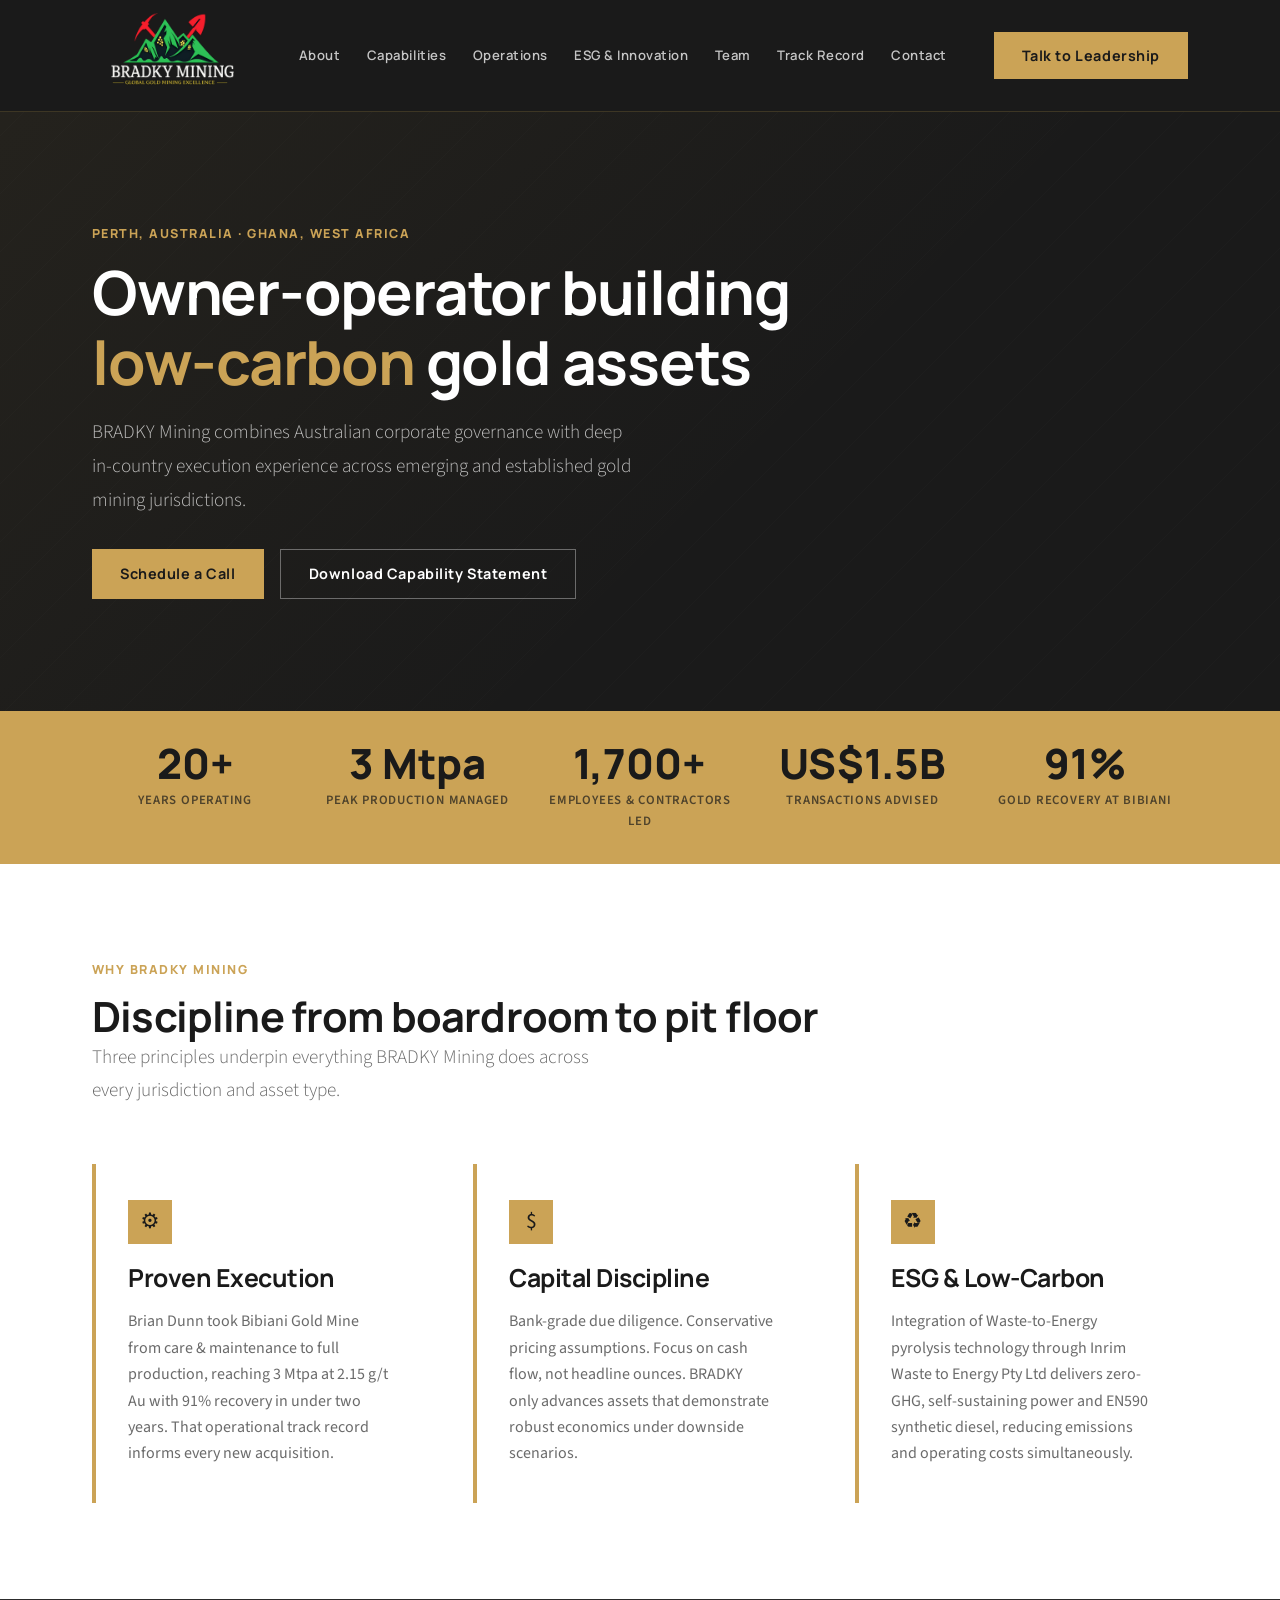
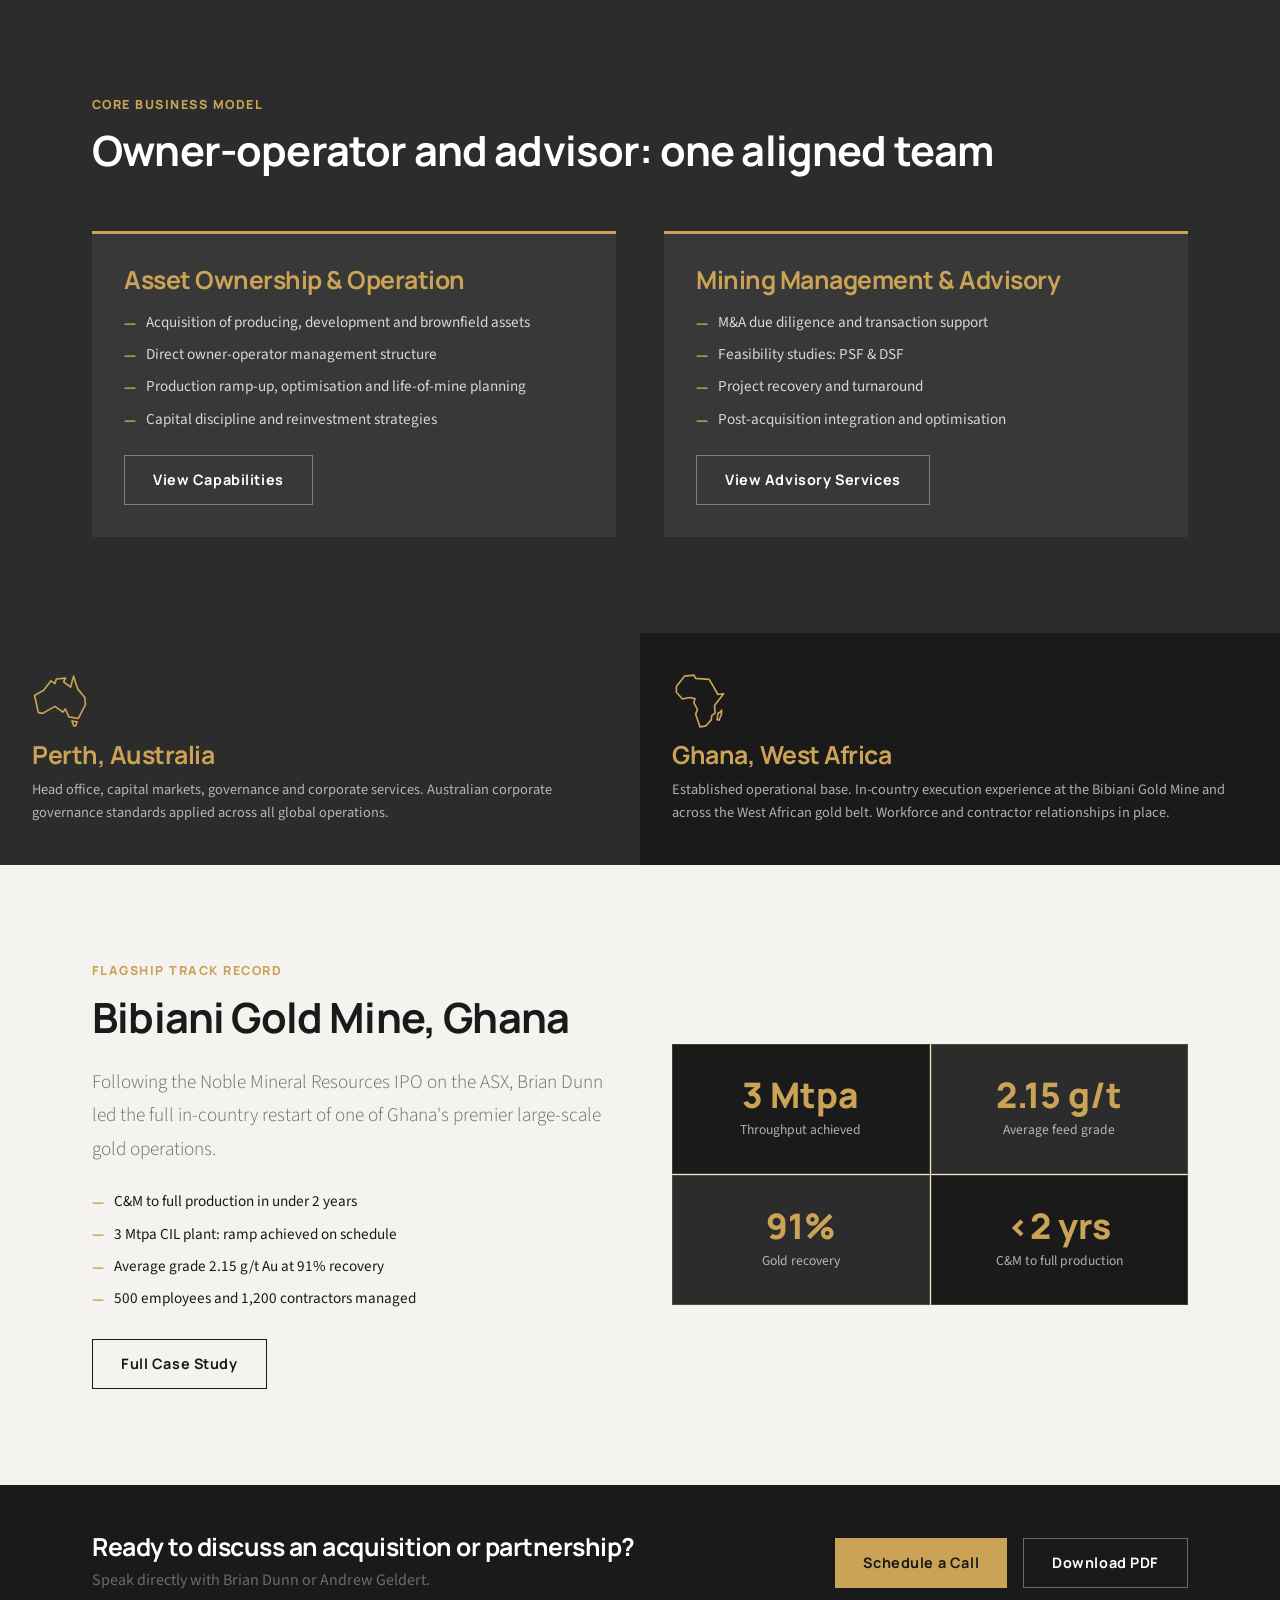
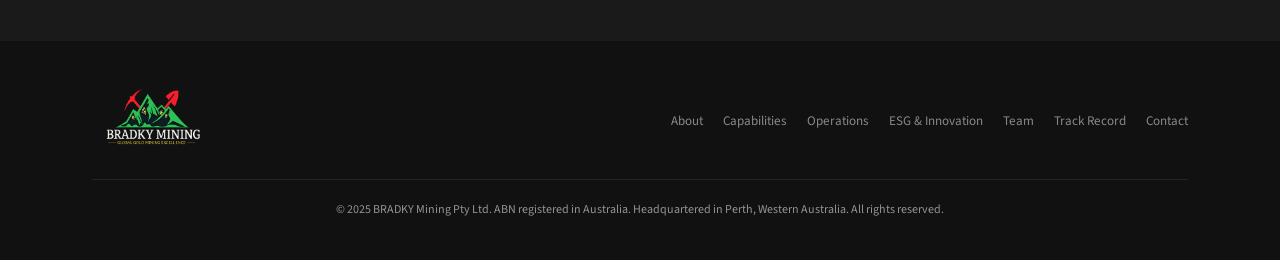
<file: index.html>
<!DOCTYPE html>
<html lang="en">
<head>
  <meta charset="UTF-8">
  <meta name="viewport" content="width=device-width, initial-scale=1.0">
  <title>BRADKY Mining: Owner-Operator Building Low-Carbon Gold Assets</title>
  <meta name="description" content="BRADKY Mining acquires, develops and operates world-class gold mining assets. Australian governance. West Africa execution. ESG-led, low-carbon operation.">
  <link rel="canonical" href="https://bradkymining.com/">
  <meta property="og:type" content="website">
  <meta property="og:url" content="https://bradkymining.com/">
  <meta property="og:title" content="BRADKY Mining: Owner-Operator Building Low-Carbon Gold Assets">
  <meta property="og:description" content="BRADKY Mining acquires, develops and operates world-class gold mining assets. Australian governance. West Africa execution. ESG-led, low-carbon operation.">
  <meta property="og:image" content="https://bradkymining.com/assets/bradky-mining-logo.png">
  <link rel="stylesheet" href="css/style.css">
  <script type="application/ld+json">
  {
    "@context": "https://schema.org",
    "@type": "Organization",
    "name": "BRADKY Mining Pty Ltd",
    "url": "https://bradkymining.com",
    "address": { "@type": "PostalAddress", "addressLocality": "Perth", "addressRegion": "WA", "addressCountry": "AU" },
    "contactPoint": [
      { "@type": "ContactPoint", "telephone": "+61439698681", "name": "Brian Dunn, Managing Director" },
      { "@type": "ContactPoint", "telephone": "+61456265282", "name": "Andrew Geldert, CEO" }
    ]
  }
  </script>
</head>
<body>

<!-- ── Navigation ──────────────────────────────────────────── -->
<nav class="nav">
  <div class="nav__inner">
    <a href="index.html" class="nav__logo" aria-label="BRADKY Mining home">
      <img src="assets/bradky-mining-logo.png" class="brand-logo brand-logo--nav" alt="" aria-hidden="true">
      <span class="sr-only">BRADKY Mining Pty Ltd</span>
    </a>

    <ul class="nav__links" id="navLinks">
      <li><a href="about.html">About</a></li>
      <li><a href="capabilities.html">Capabilities</a></li>
      <li><a href="operations.html">Operations</a></li>
      <li><a href="esg.html">ESG &amp; Innovation</a></li>
      <li><a href="team.html">Team</a></li>
      <li><a href="track-record.html">Track Record</a></li>
      <li><a href="contact.html">Contact</a></li>
    </ul>

    <div class="nav__cta">
      <a href="contact.html" class="btn btn--gold">Talk to Leadership</a>
    </div>

    <button class="nav__hamburger" id="hamburger" aria-label="Open menu">
      <span></span><span></span><span></span>
    </button>
  </div>
</nav>

<!-- ── Hero ────────────────────────────────────────────────── -->
<section class="hero">
  <div class="container">
    <div class="hero__inner">
      <span class="eyebrow">Perth, Australia · Ghana, West Africa</span>
      <h1>Owner-operator building <span>low-carbon</span> gold assets</h1>
      <p class="lead">BRADKY Mining combines Australian corporate governance with deep in-country execution experience across emerging and established gold mining jurisdictions.</p>
      <div class="hero__actions">
        <a href="contact.html" class="btn btn--gold">Schedule a Call</a>
        <a href="bradky-cap-statement.pdf" class="btn btn--outline" download>Download Capability Statement</a>
      </div>
    </div>
  </div>
</section>

<!-- ── Stats Band ───────────────────────────────────────────── -->
<div class="stats-band">
  <div class="container">
    <div class="stats-band__grid">
      <div class="stat-item">
        <div class="stat-item__value">20+</div>
        <div class="stat-item__label">Years operating</div>
      </div>
      <div class="stat-item">
        <div class="stat-item__value">3 Mtpa</div>
        <div class="stat-item__label">Peak production managed</div>
      </div>
      <div class="stat-item">
        <div class="stat-item__value">1,700+</div>
        <div class="stat-item__label">Employees &amp; contractors led</div>
      </div>
      <div class="stat-item">
        <div class="stat-item__value">US$1.5B</div>
        <div class="stat-item__label">Transactions advised</div>
      </div>
      <div class="stat-item">
        <div class="stat-item__value">91%</div>
        <div class="stat-item__label">Gold recovery at Bibiani</div>
      </div>
    </div>
  </div>
</div>

<!-- ── Three Proof Pillars ─────────────────────────────────── -->
<section class="section section--white">
  <div class="container">
    <div class="section-header">
      <span class="eyebrow">Why BRADKY Mining</span>
      <h2>Discipline from boardroom to pit floor</h2>

      <p class="lead">Three principles underpin everything BRADKY Mining does across every jurisdiction and asset type.</p>
    </div>

    <div class="grid-3">
      <div class="pillar-card">
        <div class="pillar-card__icon">⚙</div>
        <h3>Proven Execution</h3>
        <p class="mt-2 text-slate">Brian Dunn took Bibiani Gold Mine from care &amp; maintenance to full production, reaching 3 Mtpa at 2.15 g/t Au with 91% recovery in under two years. That operational track record informs every new acquisition.</p>
      </div>

      <div class="pillar-card">
        <div class="pillar-card__icon">$</div>
        <h3>Capital Discipline</h3>
        <p class="mt-2 text-slate">Bank-grade due diligence. Conservative pricing assumptions. Focus on cash flow, not headline ounces. BRADKY only advances assets that demonstrate robust economics under downside scenarios.</p>
      </div>

      <div class="pillar-card">
        <div class="pillar-card__icon">♻</div>
        <h3>ESG &amp; Low-Carbon</h3>
        <p class="mt-2 text-slate">Integration of Waste-to-Energy pyrolysis technology through Inrim Waste to Energy Pty Ltd delivers zero-GHG, self-sustaining power and EN590 synthetic diesel, reducing emissions and operating costs simultaneously.</p>
      </div>
    </div>
  </div>
</section>

<!-- ── Dual Model ───────────────────────────────────────────── -->
<section class="section section--dark">
  <div class="container">
    <div class="section-header">
      <span class="eyebrow">Core Business Model</span>
      <h2 class="text-white">Owner-operator and advisor: one aligned team</h2>
    </div>

    <div class="grid-2">
      <div class="card card--dark">
        <h3 class="text-gold">Asset Ownership &amp; Operation</h3>
        <ul class="check-list check-list--dark mt-2">
          <li>Acquisition of producing, development and brownfield assets</li>
          <li>Direct owner-operator management structure</li>
          <li>Production ramp-up, optimisation and life-of-mine planning</li>
          <li>Capital discipline and reinvestment strategies</li>
        </ul>
        <a href="capabilities.html" class="btn btn--outline mt-4" style="margin-top:1.5rem">View Capabilities</a>
      </div>

      <div class="card card--dark">
        <h3 class="text-gold">Mining Management &amp; Advisory</h3>
        <ul class="check-list check-list--dark mt-2">
          <li>M&amp;A due diligence and transaction support</li>
          <li>Feasibility studies: PSF &amp; DSF</li>
          <li>Project recovery and turnaround</li>
          <li>Post-acquisition integration and optimisation</li>
        </ul>
        <a href="capabilities.html" class="btn btn--outline mt-4" style="margin-top:1.5rem">View Advisory Services</a>
      </div>
    </div>
  </div>
</section>

<!-- ── Geographic Footprint ────────────────────────────────── -->
<div class="footprint">
  <div class="footprint__item">
    <div class="footprint__flag">
      <img src="assets/continent-oceania.svg" class="continent-icon" alt="Oceania">
    </div>
    <h3>Perth, Australia</h3>
    <p>Head office, capital markets, governance and corporate services. Australian corporate governance standards applied across all global operations.</p>
  </div>
  <div class="footprint__item">
    <div class="footprint__flag">
      <img src="assets/continent-africa.svg" class="continent-icon" alt="Africa">
    </div>
    <h3>Ghana, West Africa</h3>
    <p>Established operational base. In-country execution experience at the Bibiani Gold Mine and across the West African gold belt. Workforce and contractor relationships in place.</p>
  </div>
</div>

<!-- ── Bibiani Highlight ────────────────────────────────────── -->
<section class="section">
  <div class="container">
    <div class="grid-2" style="align-items:center; gap: clamp(2rem,6vw,4rem)">
      <div>
        <span class="eyebrow">Flagship Track Record</span>
        <h2>Bibiani Gold Mine, Ghana</h2>
        <p class="lead mt-3">Following the Noble Mineral Resources IPO on the ASX, Brian Dunn led the full in-country restart of one of Ghana's premier large-scale gold operations.</p>
        <ul class="check-list mt-3">
          <li>C&amp;M to full production in under 2 years</li>
          <li>3 Mtpa CIL plant: ramp achieved on schedule</li>
          <li>Average grade 2.15 g/t Au at 91% recovery</li>
          <li>500 employees and 1,200 contractors managed</li>
        </ul>
        <a href="track-record.html" class="btn btn--outline-dark mt-4" style="margin-top:1.75rem">Full Case Study</a>
      </div>

      <div>
        <div style="display:grid; grid-template-columns:1fr 1fr; gap:1px; background:var(--stone)">
          <div class="metric-tile" style="background:var(--charcoal)">
            <div class="metric-tile__value">3 Mtpa</div>
            <div class="metric-tile__label">Throughput achieved</div>
          </div>
          <div class="metric-tile" style="background:var(--graphite)">
            <div class="metric-tile__value">2.15 g/t</div>
            <div class="metric-tile__label">Average feed grade</div>
          </div>
          <div class="metric-tile" style="background:var(--graphite)">
            <div class="metric-tile__value">91%</div>
            <div class="metric-tile__label">Gold recovery</div>
          </div>
          <div class="metric-tile" style="background:var(--charcoal)">
            <div class="metric-tile__value">&lt;2 yrs</div>
            <div class="metric-tile__label">C&amp;M to full production</div>
          </div>
        </div>
      </div>
    </div>
  </div>
</section>

<!-- ── CTA Band ─────────────────────────────────────────────── -->
<section class="section section--charcoal" style="padding-block:3rem">
  <div class="container" style="display:flex; flex-wrap:wrap; align-items:center; justify-content:space-between; gap:1.5rem">
    <div>
      <h3 class="text-white" style="margin-bottom:0.35rem">Ready to discuss an acquisition or partnership?</h3>
      <p class="text-slate">Speak directly with Brian Dunn or Andrew Geldert.</p>
    </div>
    <div style="display:flex; gap:1rem; flex-wrap:wrap">
      <a href="contact.html" class="btn btn--gold">Schedule a Call</a>
      <a href="bradky-cap-statement.pdf" class="btn btn--outline" download>Download PDF</a>
    </div>
  </div>
</section>

<!-- ── Footer ──────────────────────────────────────────────── -->
<footer class="footer">
  <div class="container">
    <div class="footer__inner">
      <a href="index.html" class="footer__logo" aria-label="BRADKY Mining home">
        <img src="assets/bradky-mining-logo.png" class="brand-logo brand-logo--footer" alt="" aria-hidden="true">
        <span class="sr-only">BRADKY Mining Pty Ltd</span>
      </a>
      <nav class="footer__links">
        <a href="about.html">About</a>
        <a href="capabilities.html">Capabilities</a>
        <a href="operations.html">Operations</a>
        <a href="esg.html">ESG &amp; Innovation</a>
        <a href="team.html">Team</a>
        <a href="track-record.html">Track Record</a>
        <a href="contact.html">Contact</a>
      </nav>
    </div>
    <div class="footer__copy">
      &copy; 2025 BRADKY Mining Pty Ltd. ABN registered in Australia. Headquartered in Perth, Western Australia. All rights reserved.
    </div>
  </div>
</footer>

<script>
  const ham = document.getElementById('hamburger');
  const links = document.getElementById('navLinks');
  ham.addEventListener('click', () => {
    links.classList.toggle('open');
  });
  // Mark active nav link
  const path = location.pathname.split('/').pop() || 'index.html';
  document.querySelectorAll('.nav__links a').forEach(a => {
    if (a.getAttribute('href') === path) a.classList.add('active');
  });
</script>
</body>
</html>
</file>
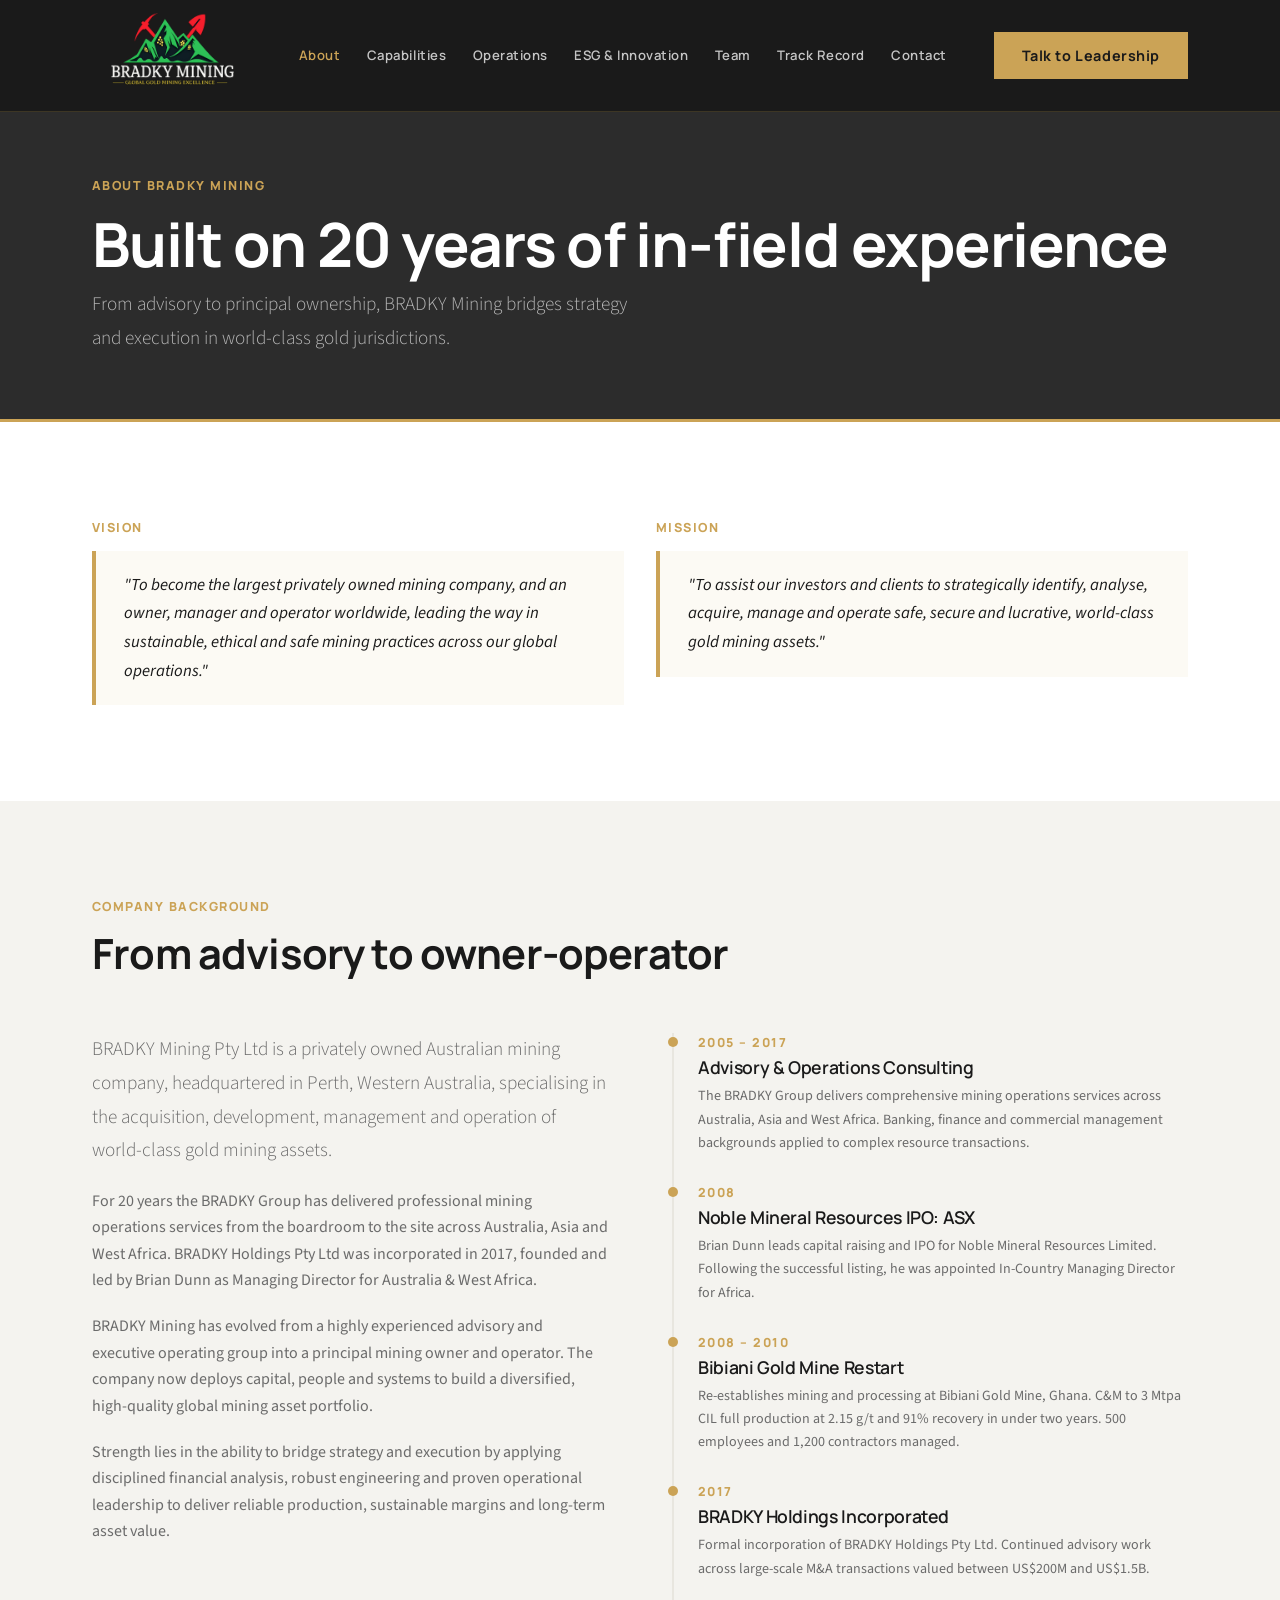
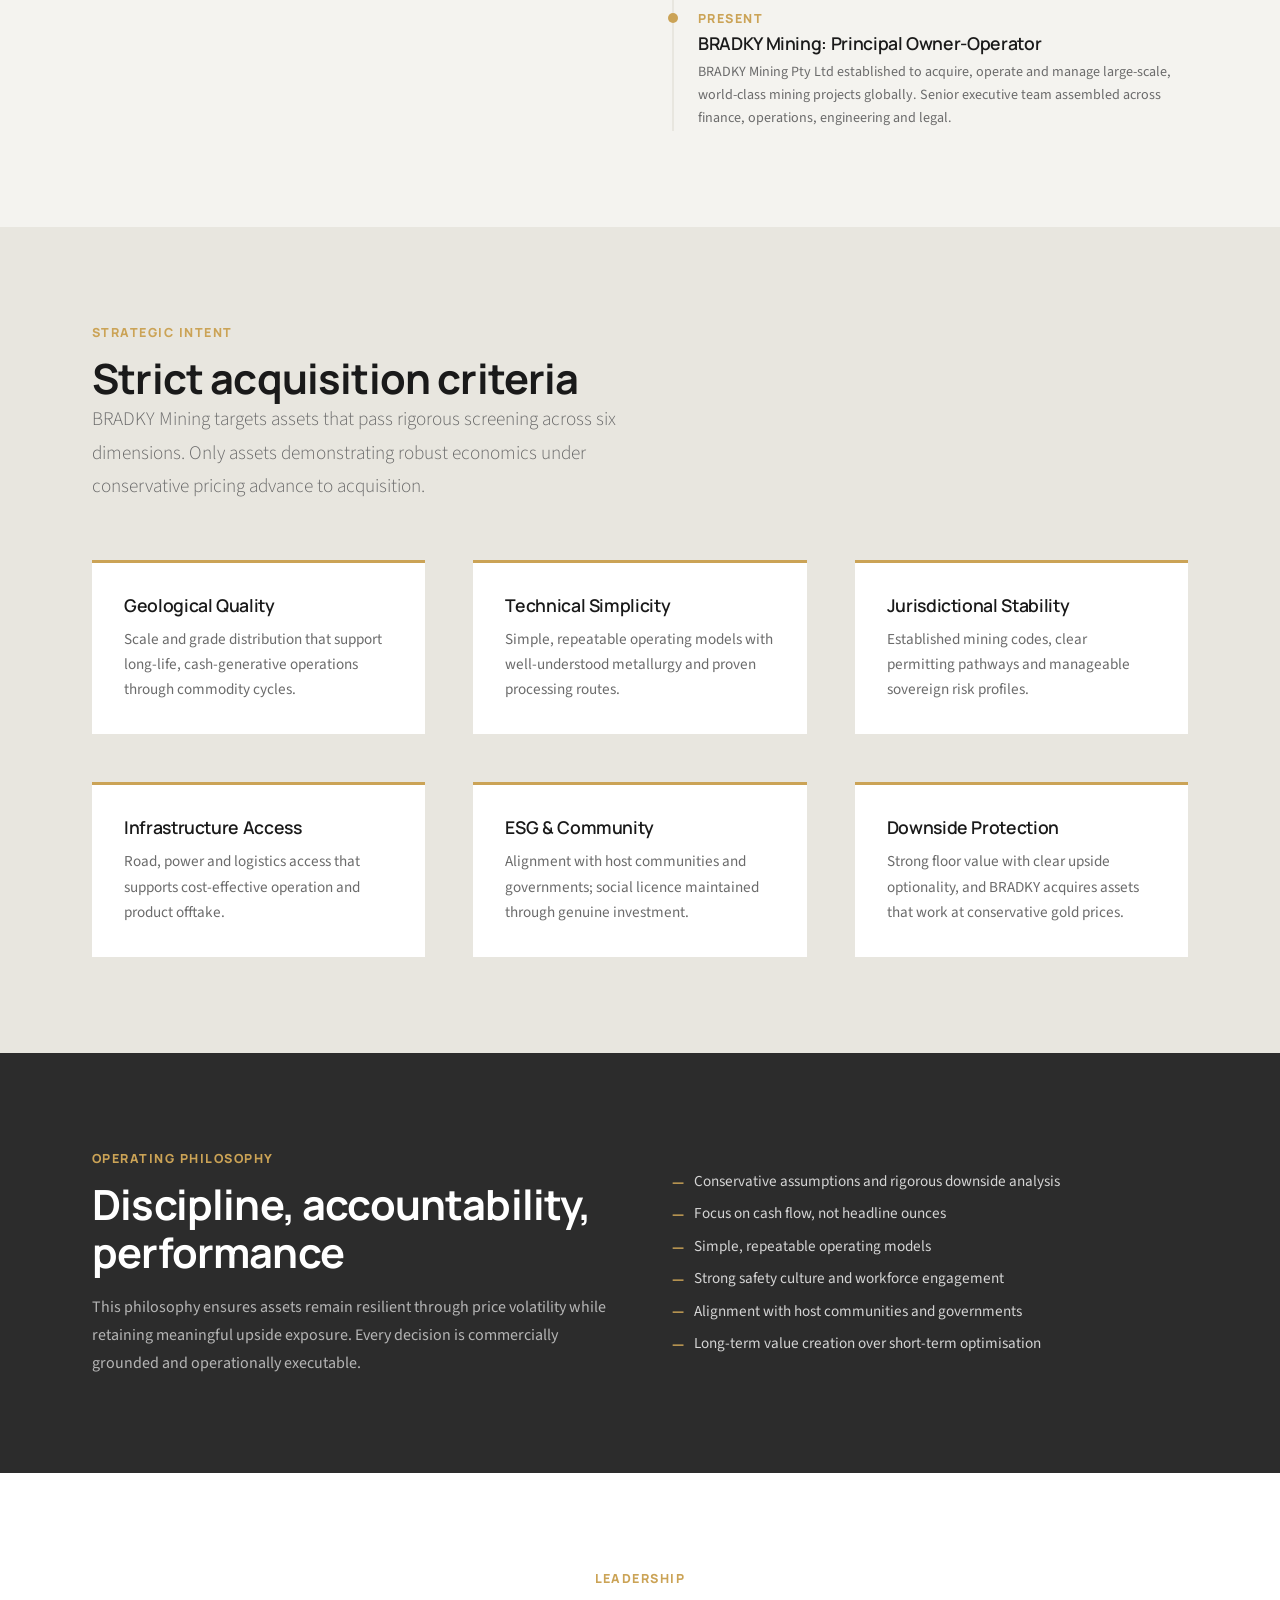
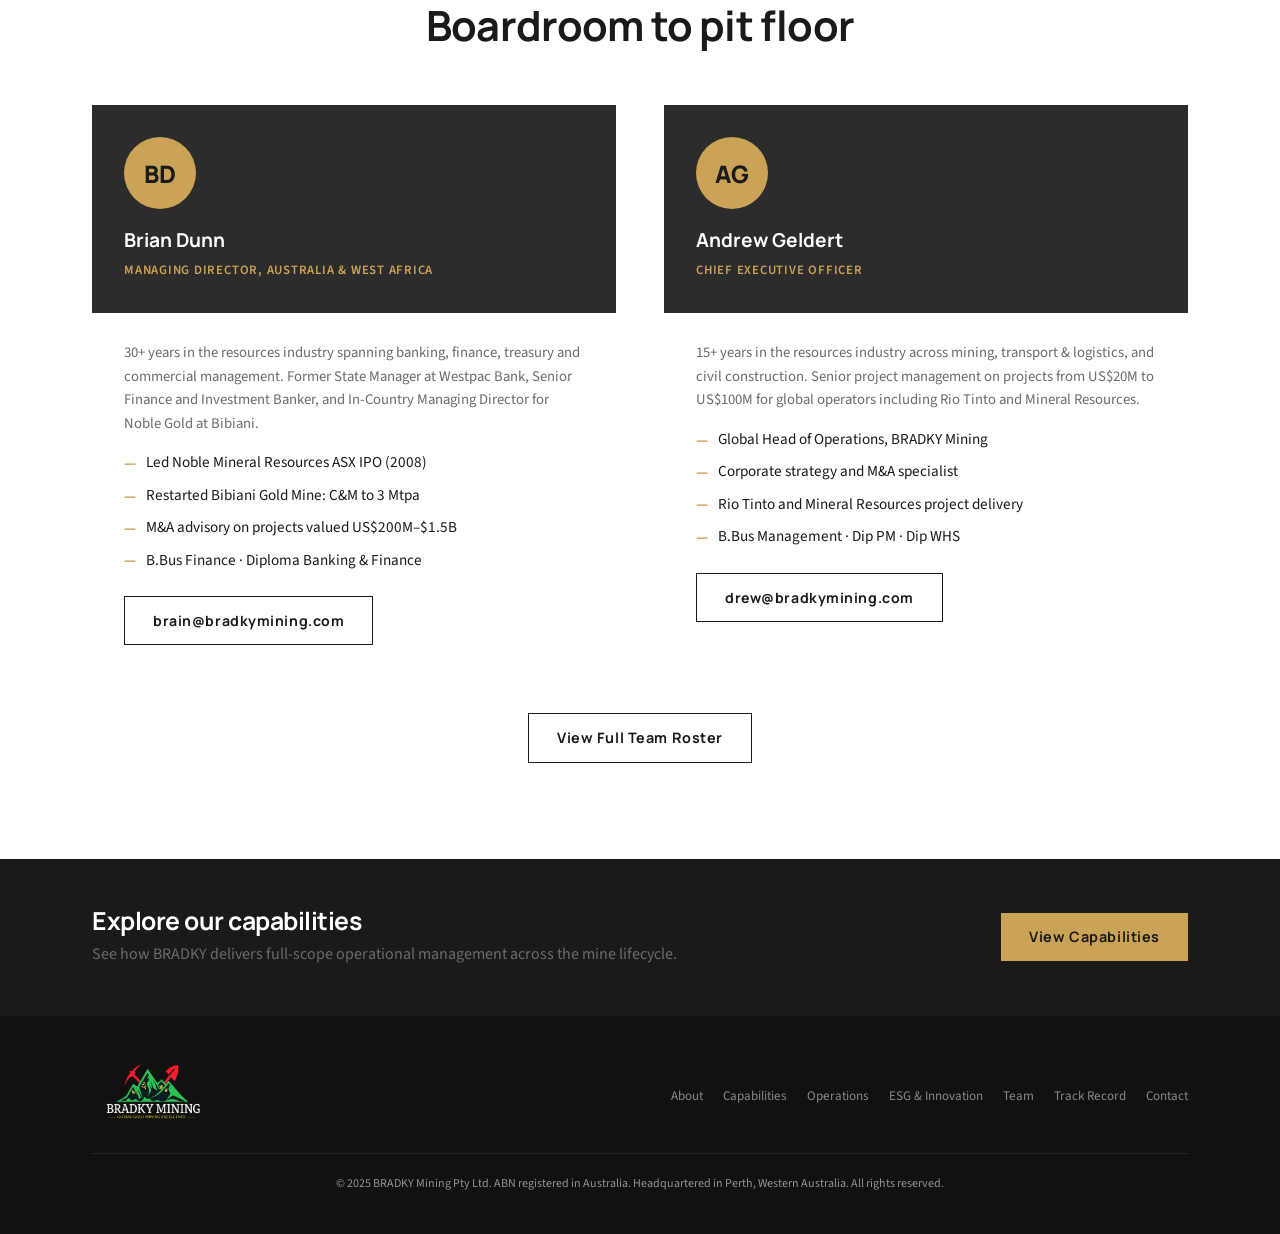
<file: about.html>
<!DOCTYPE html>
<html lang="en">
<head>
  <meta charset="UTF-8">
  <meta name="viewport" content="width=device-width, initial-scale=1.0">
  <title>About: BRADKY Mining Pty Ltd</title>
  <meta name="description" content="BRADKY Mining background, vision, mission, company history and the leadership behind Australia's emerging owner-operator gold mining platform.">
  <link rel="canonical" href="https://bradkymining.com/about.html">
  <meta property="og:type" content="website">
  <meta property="og:url" content="https://bradkymining.com/about.html">
  <meta property="og:title" content="About: BRADKY Mining Pty Ltd">
  <meta property="og:description" content="BRADKY Mining background, vision, mission, company history and the leadership behind Australia's emerging owner-operator gold mining platform.">
  <meta property="og:image" content="https://bradkymining.com/assets/bradky-mining-logo.png">
  <link rel="stylesheet" href="css/style.css">
</head>
<body>

<nav class="nav">
  <div class="nav__inner">
    <a href="index.html" class="nav__logo" aria-label="BRADKY Mining home">
      <img src="assets/bradky-mining-logo.png" class="brand-logo brand-logo--nav" alt="" aria-hidden="true">
      <span class="sr-only">BRADKY Mining Pty Ltd</span>
    </a>
    <ul class="nav__links" id="navLinks">
      <li><a href="about.html" class="active">About</a></li>
      <li><a href="capabilities.html">Capabilities</a></li>
      <li><a href="operations.html">Operations</a></li>
      <li><a href="esg.html">ESG &amp; Innovation</a></li>
      <li><a href="team.html">Team</a></li>
      <li><a href="track-record.html">Track Record</a></li>
      <li><a href="contact.html">Contact</a></li>
    </ul>
    <div class="nav__cta">
      <a href="contact.html" class="btn btn--gold">Talk to Leadership</a>
    </div>
    <button class="nav__hamburger" id="hamburger" aria-label="Open menu">
      <span></span><span></span><span></span>
    </button>
  </div>
</nav>

<!-- ── Page Hero ───────────────────────────────────────────── -->
<div class="page-hero">
  <div class="container">
    <span class="eyebrow">About BRADKY Mining</span>
    <h1>Built on 20 years of in-field experience</h1>
    <p class="lead">From advisory to principal ownership, BRADKY Mining bridges strategy and execution in world-class gold jurisdictions.</p>
  </div>
</div>

<!-- ── Vision & Mission ─────────────────────────────────────── -->
<section class="section section--white">
  <div class="container">
    <div class="grid-2" style="gap:2rem">
      <div>
        <span class="eyebrow">Vision</span>
        <div class="quote-block">
          <p>"To become the largest privately owned mining company, and an owner, manager and operator worldwide, leading the way in sustainable, ethical and safe mining practices across our global operations."</p>
        </div>
      </div>
      <div>
        <span class="eyebrow">Mission</span>
        <div class="quote-block">
          <p>"To assist our investors and clients to strategically identify, analyse, acquire, manage and operate safe, secure and lucrative, world-class gold mining assets."</p>
        </div>
      </div>
    </div>
  </div>
</section>

<!-- ── Company Background ───────────────────────────────────── -->
<section class="section">
  <div class="container">
    <div class="section-header">
      <span class="eyebrow">Company Background</span>
      <h2>From advisory to owner-operator</h2>
    </div>

    <div class="grid-2" style="align-items:start; gap:clamp(2rem,6vw,4rem)">
      <div>
        <p class="lead">BRADKY Mining Pty Ltd is a privately owned Australian mining company, headquartered in Perth, Western Australia, specialising in the acquisition, development, management and operation of world-class gold mining assets.</p>

        <p style="margin-top:1.25rem; color:var(--slate)">For 20 years the BRADKY Group has delivered professional mining operations services from the boardroom to the site across Australia, Asia and West Africa. BRADKY Holdings Pty Ltd was incorporated in 2017, founded and led by Brian Dunn as Managing Director for Australia &amp; West Africa.</p>

        <p style="margin-top:1.25rem; color:var(--slate)">BRADKY Mining has evolved from a highly experienced advisory and executive operating group into a principal mining owner and operator. The company now deploys capital, people and systems to build a diversified, high-quality global mining asset portfolio.</p>

        <p style="margin-top:1.25rem; color:var(--slate)">Strength lies in the ability to bridge strategy and execution by applying disciplined financial analysis, robust engineering and proven operational leadership to deliver reliable production, sustainable margins and long-term asset value.</p>
      </div>

      <div>
        <!-- Timeline -->
        <div style="border-left:2px solid var(--stone); padding-left:1.5rem; display:flex; flex-direction:column; gap:1.75rem">

          <div style="position:relative">
            <div style="position:absolute; left:-1.85rem; top:0.25rem; width:10px; height:10px; background:var(--gold); border-radius:50%"></div>
            <span class="eyebrow" style="margin-bottom:0.2rem">2005 – 2017</span>
            <h4>Advisory &amp; Operations Consulting</h4>
            <p class="text-small text-slate mt-1">The BRADKY Group delivers comprehensive mining operations services across Australia, Asia and West Africa. Banking, finance and commercial management backgrounds applied to complex resource transactions.</p>
          </div>

          <div style="position:relative">
            <div style="position:absolute; left:-1.85rem; top:0.25rem; width:10px; height:10px; background:var(--gold); border-radius:50%"></div>
            <span class="eyebrow" style="margin-bottom:0.2rem">2008</span>
            <h4>Noble Mineral Resources IPO: ASX</h4>
            <p class="text-small text-slate mt-1">Brian Dunn leads capital raising and IPO for Noble Mineral Resources Limited. Following the successful listing, he was appointed In-Country Managing Director for Africa.</p>
          </div>

          <div style="position:relative">
            <div style="position:absolute; left:-1.85rem; top:0.25rem; width:10px; height:10px; background:var(--gold); border-radius:50%"></div>
            <span class="eyebrow" style="margin-bottom:0.2rem">2008 – 2010</span>
            <h4>Bibiani Gold Mine Restart</h4>
            <p class="text-small text-slate mt-1">Re-establishes mining and processing at Bibiani Gold Mine, Ghana. C&amp;M to 3 Mtpa CIL full production at 2.15 g/t and 91% recovery in under two years. 500 employees and 1,200 contractors managed.</p>
          </div>

          <div style="position:relative">
            <div style="position:absolute; left:-1.85rem; top:0.25rem; width:10px; height:10px; background:var(--gold); border-radius:50%"></div>
            <span class="eyebrow" style="margin-bottom:0.2rem">2017</span>
            <h4>BRADKY Holdings Incorporated</h4>
            <p class="text-small text-slate mt-1">Formal incorporation of BRADKY Holdings Pty Ltd. Continued advisory work across large-scale M&amp;A transactions valued between US$200M and US$1.5B.</p>
          </div>

          <div style="position:relative">
            <div style="position:absolute; left:-1.85rem; top:0.25rem; width:10px; height:10px; background:var(--gold); border-radius:50%"></div>
            <span class="eyebrow" style="margin-bottom:0.2rem">Present</span>
            <h4>BRADKY Mining: Principal Owner-Operator</h4>
            <p class="text-small text-slate mt-1">BRADKY Mining Pty Ltd established to acquire, operate and manage large-scale, world-class mining projects globally. Senior executive team assembled across finance, operations, engineering and legal.</p>
          </div>
        </div>
      </div>
    </div>
  </div>
</section>

<!-- ── Strategic Intent ─────────────────────────────────────── -->
<section class="section section--stone">
  <div class="container">
    <div class="section-header">
      <span class="eyebrow">Strategic Intent</span>
      <h2>Strict acquisition criteria</h2>
      <p class="lead">BRADKY Mining targets assets that pass rigorous screening across six dimensions. Only assets demonstrating robust economics under conservative pricing advance to acquisition.</p>
    </div>

    <div class="grid-3">
      <div class="card">
        <h4>Geological Quality</h4>
        <p>Scale and grade distribution that support long-life, cash-generative operations through commodity cycles.</p>
      </div>
      <div class="card">
        <h4>Technical Simplicity</h4>
        <p>Simple, repeatable operating models with well-understood metallurgy and proven processing routes.</p>
      </div>
      <div class="card">
        <h4>Jurisdictional Stability</h4>
        <p>Established mining codes, clear permitting pathways and manageable sovereign risk profiles.</p>
      </div>
      <div class="card">
        <h4>Infrastructure Access</h4>
        <p>Road, power and logistics access that supports cost-effective operation and product offtake.</p>
      </div>
      <div class="card">
        <h4>ESG &amp; Community</h4>
        <p>Alignment with host communities and governments; social licence maintained through genuine investment.</p>
      </div>
      <div class="card">
        <h4>Downside Protection</h4>
        <p>Strong floor value with clear upside optionality, and BRADKY acquires assets that work at conservative gold prices.</p>
      </div>
    </div>
  </div>
</section>

<!-- ── Operating Philosophy ─────────────────────────────────── -->
<section class="section section--dark">
  <div class="container">
    <div class="grid-2" style="align-items:center; gap:clamp(2rem,6vw,4rem)">
      <div>
        <span class="eyebrow">Operating Philosophy</span>
        <h2 class="text-white">Discipline, accountability, performance</h2>
        <p style="color:rgba(255,255,255,0.65); margin-top:1rem; line-height:1.75">This philosophy ensures assets remain resilient through price volatility while retaining meaningful upside exposure. Every decision is commercially grounded and operationally executable.</p>
      </div>

      <ul class="check-list check-list--dark">
        <li>Conservative assumptions and rigorous downside analysis</li>
        <li>Focus on cash flow, not headline ounces</li>
        <li>Simple, repeatable operating models</li>
        <li>Strong safety culture and workforce engagement</li>
        <li>Alignment with host communities and governments</li>
        <li>Long-term value creation over short-term optimisation</li>
      </ul>
    </div>
  </div>
</section>

<!-- ── Leadership Preview ───────────────────────────────────── -->
<section class="section section--white">
  <div class="container">
    <div class="section-header centered">
      <span class="eyebrow">Leadership</span>
      <h2>Boardroom to pit floor</h2>
    </div>

    <div class="grid-2">
      <div class="bio-card">
        <div class="bio-card__head">
          <div class="bio-card__avatar">BD</div>
          <div class="bio-card__name">Brian Dunn</div>
          <div class="bio-card__role">Managing Director, Australia &amp; West Africa</div>
        </div>
        <div class="bio-card__body">
          <p>30+ years in the resources industry spanning banking, finance, treasury and commercial management. Former State Manager at Westpac Bank, Senior Finance and Investment Banker, and In-Country Managing Director for Noble Gold at Bibiani.</p>
          <ul class="check-list">
            <li>Led Noble Mineral Resources ASX IPO (2008)</li>
            <li>Restarted Bibiani Gold Mine: C&amp;M to 3 Mtpa</li>
            <li>M&amp;A advisory on projects valued US$200M–$1.5B</li>
            <li>B.Bus Finance · Diploma Banking &amp; Finance</li>
          </ul>
          <div class="mt-3">
            <a href="mailto:brain@bradkymining.com" class="btn btn--outline-dark text-small">brain@bradkymining.com</a>
          </div>
        </div>
      </div>

      <div class="bio-card">
        <div class="bio-card__head">
          <div class="bio-card__avatar">AG</div>
          <div class="bio-card__name">Andrew Geldert</div>
          <div class="bio-card__role">Chief Executive Officer</div>
        </div>
        <div class="bio-card__body">
          <p>15+ years in the resources industry across mining, transport &amp; logistics, and civil construction. Senior project management on projects from US$20M to US$100M for global operators including Rio Tinto and Mineral Resources.</p>
          <ul class="check-list">
            <li>Global Head of Operations, BRADKY Mining</li>
            <li>Corporate strategy and M&amp;A specialist</li>
            <li>Rio Tinto and Mineral Resources project delivery</li>
            <li>B.Bus Management · Dip PM · Dip WHS</li>
          </ul>
          <div class="mt-3">
            <a href="mailto:drew@bradkymining.com" class="btn btn--outline-dark text-small">drew@bradkymining.com</a>
          </div>
        </div>
      </div>
    </div>

    <div class="text-center mt-4" style="margin-top:2.5rem">
      <a href="team.html" class="btn btn--outline-dark">View Full Team Roster</a>
    </div>
  </div>
</section>

<!-- ── CTA ─────────────────────────────────────────────────── -->
<section class="section section--charcoal" style="padding-block:3rem">
  <div class="container" style="display:flex; flex-wrap:wrap; align-items:center; justify-content:space-between; gap:1.5rem">
    <div>
      <h3 class="text-white" style="margin-bottom:0.35rem">Explore our capabilities</h3>
      <p class="text-slate">See how BRADKY delivers full-scope operational management across the mine lifecycle.</p>
    </div>
    <a href="capabilities.html" class="btn btn--gold">View Capabilities</a>
  </div>
</section>

<footer class="footer">
  <div class="container">
    <div class="footer__inner">
      <a href="index.html" class="footer__logo" aria-label="BRADKY Mining home">
        <img src="assets/bradky-mining-logo.png" class="brand-logo brand-logo--footer" alt="" aria-hidden="true">
        <span class="sr-only">BRADKY Mining Pty Ltd</span>
      </a>
      <nav class="footer__links">
        <a href="about.html">About</a>
        <a href="capabilities.html">Capabilities</a>
        <a href="operations.html">Operations</a>
        <a href="esg.html">ESG &amp; Innovation</a>
        <a href="team.html">Team</a>
        <a href="track-record.html">Track Record</a>
        <a href="contact.html">Contact</a>
      </nav>
    </div>
    <div class="footer__copy">
      &copy; 2025 BRADKY Mining Pty Ltd. ABN registered in Australia. Headquartered in Perth, Western Australia. All rights reserved.
    </div>
  </div>
</footer>

<script>
  document.getElementById('hamburger').addEventListener('click', () => {
    document.getElementById('navLinks').classList.toggle('open');
  });
</script>
</body>
</html>
</file>
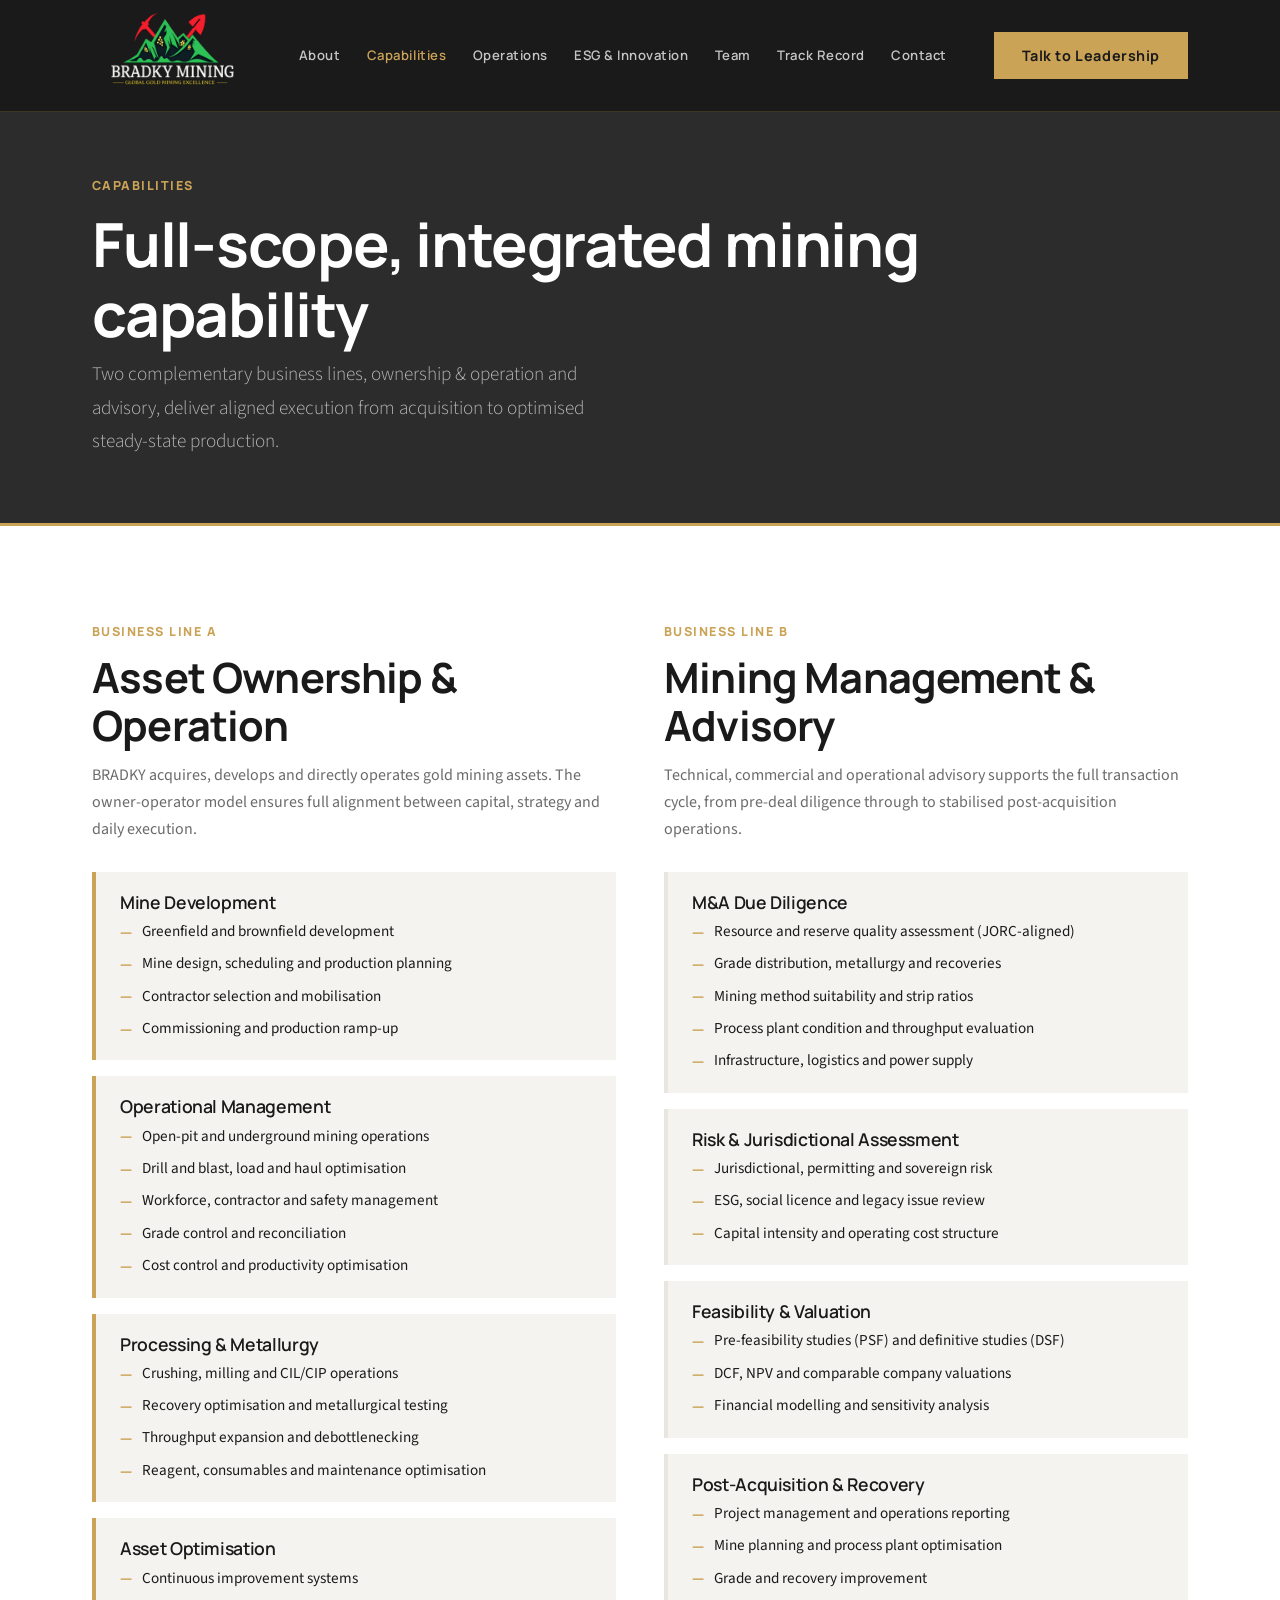
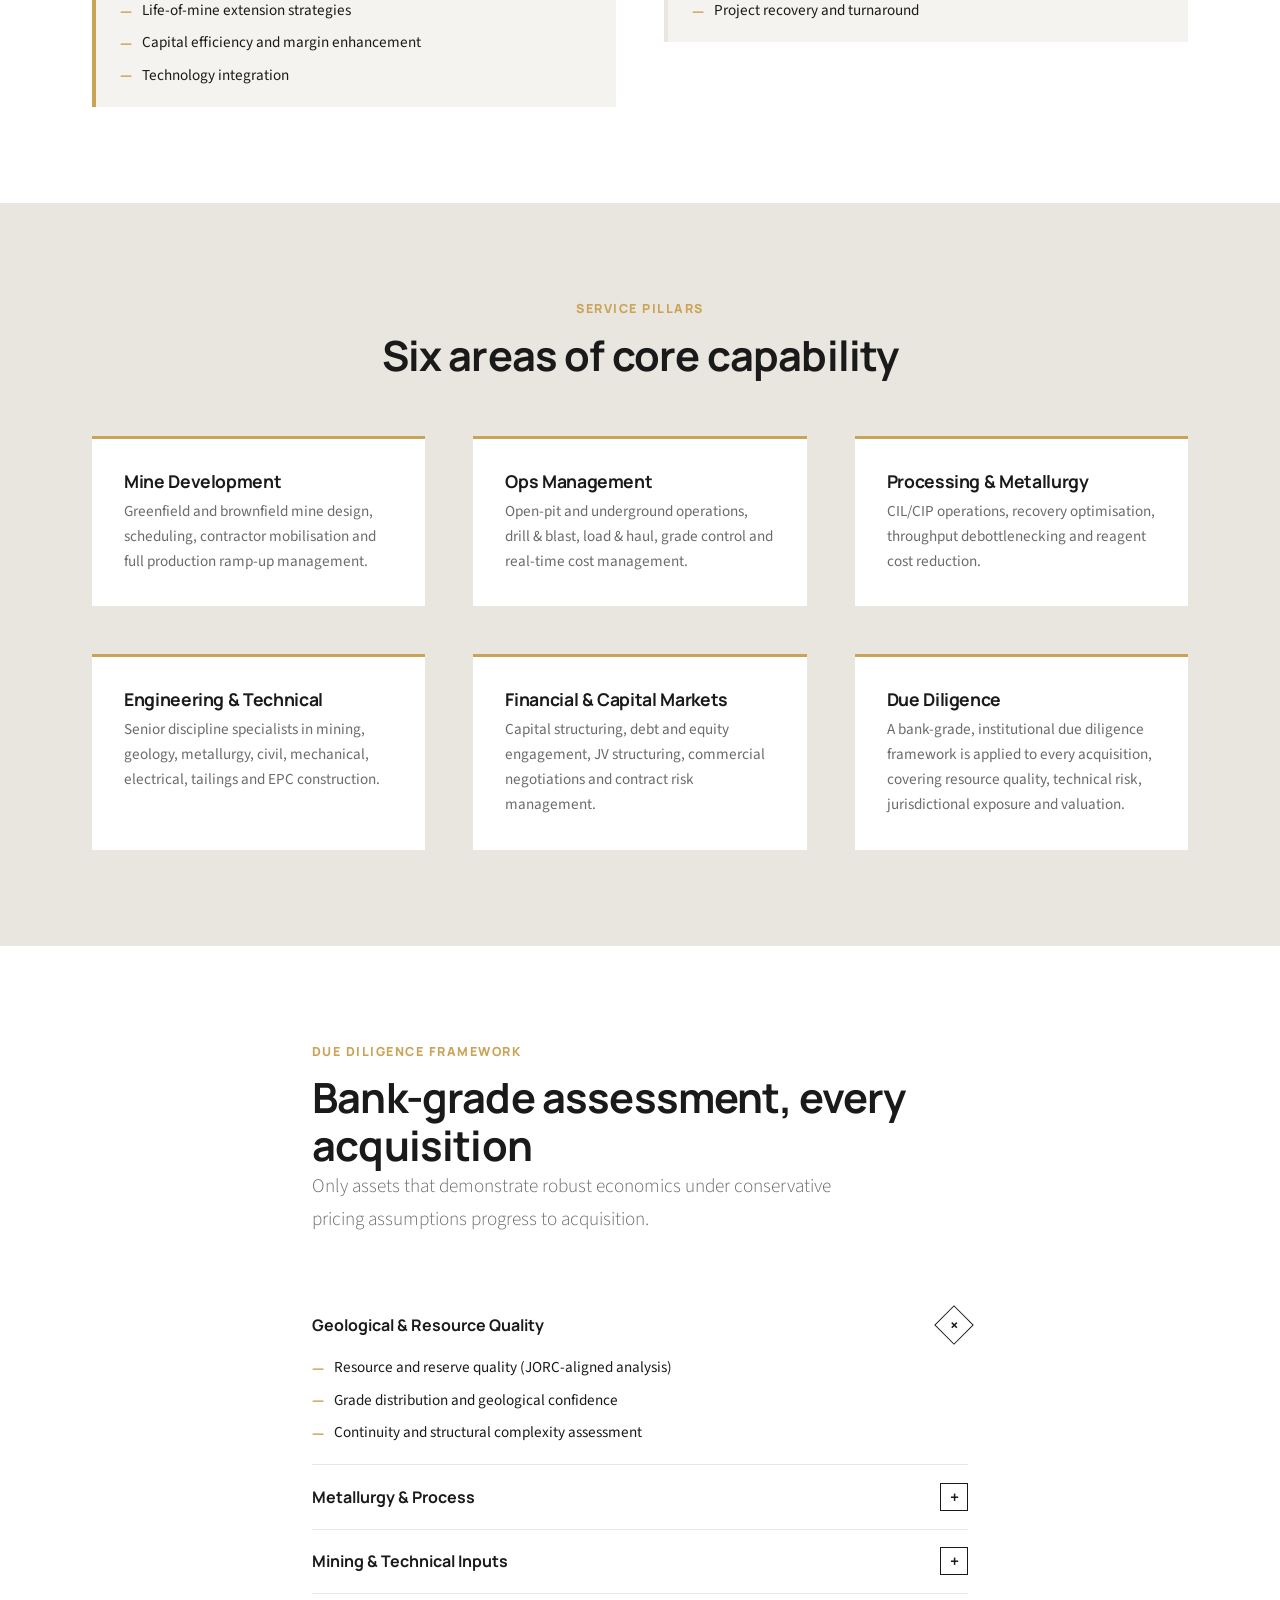
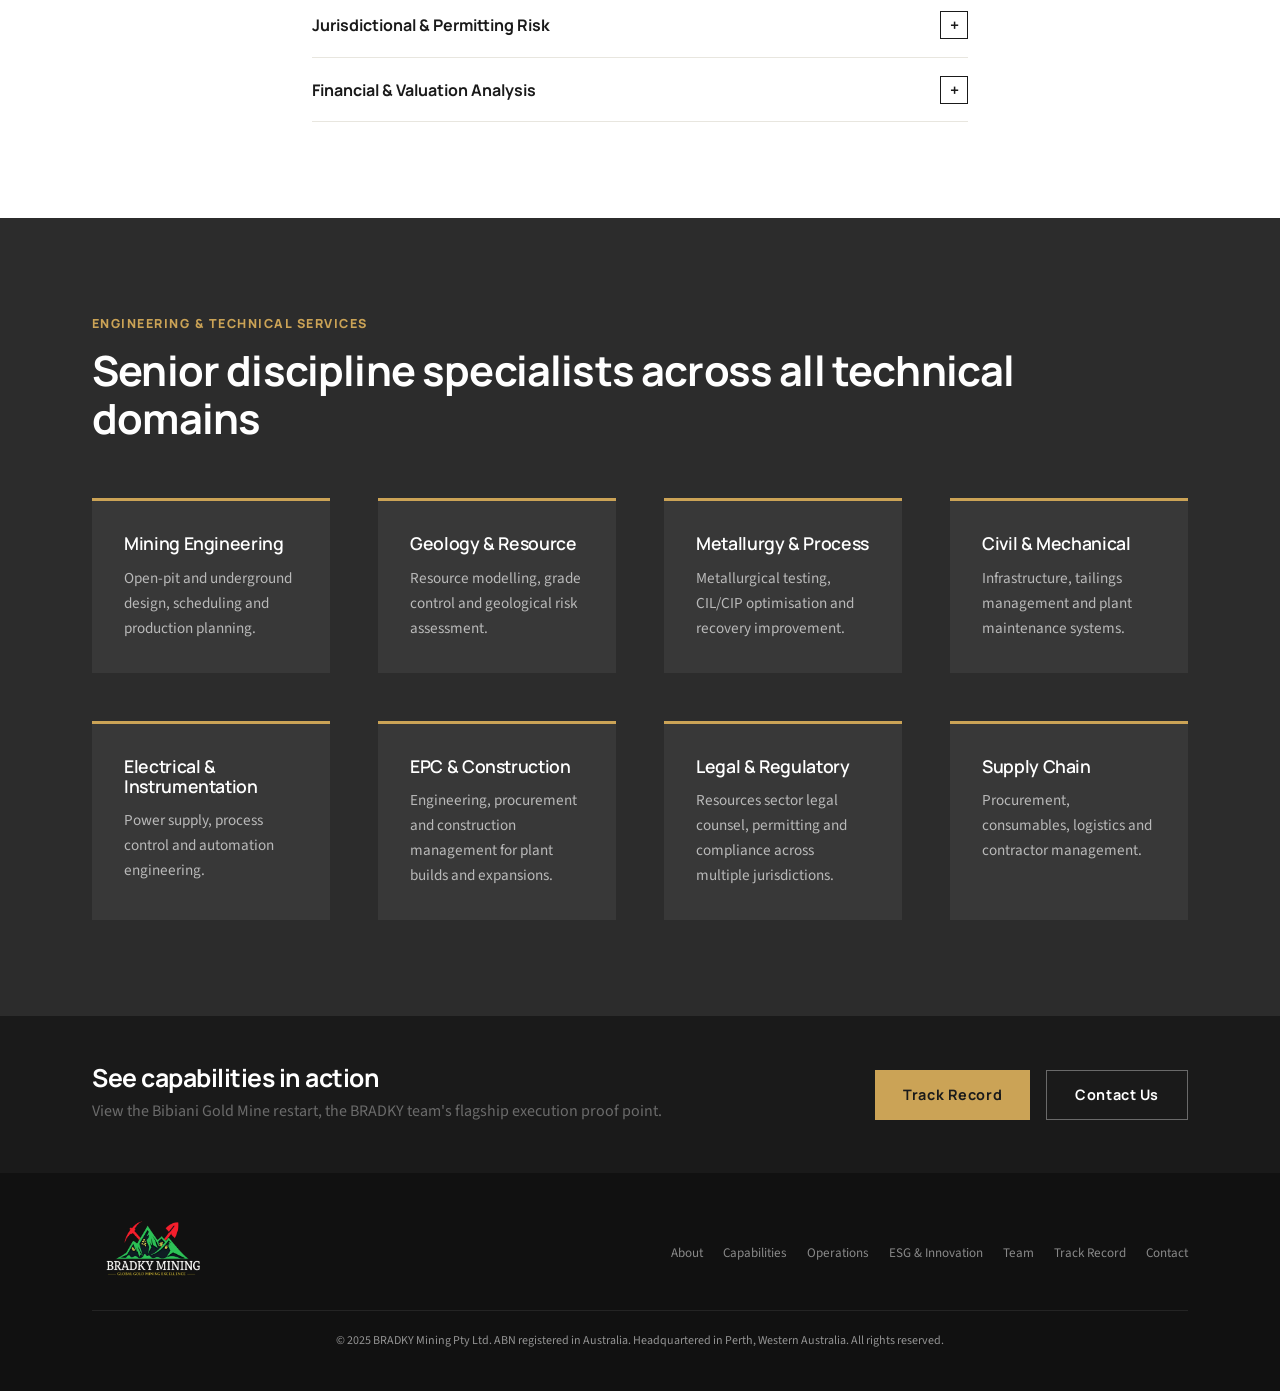
<file: capabilities.html>
<!DOCTYPE html>
<html lang="en">
<head>
  <meta charset="UTF-8">
  <meta name="viewport" content="width=device-width, initial-scale=1.0">
  <title>Capabilities: BRADKY Mining Pty Ltd</title>
  <meta name="description" content="BRADKY Mining capabilities: asset ownership & operation, mining management, due diligence, financial structuring, engineering and technical services.">
  <link rel="canonical" href="https://bradkymining.com/capabilities.html">
  <meta property="og:type" content="website">
  <meta property="og:url" content="https://bradkymining.com/capabilities.html">
  <meta property="og:title" content="Capabilities: BRADKY Mining Pty Ltd">
  <meta property="og:description" content="BRADKY Mining capabilities: asset ownership &amp; operation, mining management, due diligence, financial structuring, engineering and technical services.">
  <meta property="og:image" content="https://bradkymining.com/assets/bradky-mining-logo.png">
  <link rel="stylesheet" href="css/style.css">
</head>
<body>

<nav class="nav">
  <div class="nav__inner">
    <a href="index.html" class="nav__logo" aria-label="BRADKY Mining home">
      <img src="assets/bradky-mining-logo.png" class="brand-logo brand-logo--nav" alt="" aria-hidden="true">
      <span class="sr-only">BRADKY Mining Pty Ltd</span>
    </a>
    <ul class="nav__links" id="navLinks">
      <li><a href="about.html">About</a></li>
      <li><a href="capabilities.html" class="active">Capabilities</a></li>
      <li><a href="operations.html">Operations</a></li>
      <li><a href="esg.html">ESG &amp; Innovation</a></li>
      <li><a href="team.html">Team</a></li>
      <li><a href="track-record.html">Track Record</a></li>
      <li><a href="contact.html">Contact</a></li>
    </ul>
    <div class="nav__cta">
      <a href="contact.html" class="btn btn--gold">Talk to Leadership</a>
    </div>
    <button class="nav__hamburger" id="hamburger" aria-label="Open menu">
      <span></span><span></span><span></span>
    </button>
  </div>
</nav>

<div class="page-hero">
  <div class="container">
    <span class="eyebrow">Capabilities</span>
    <h1>Full-scope, integrated mining capability</h1>
    <p class="lead">Two complementary business lines, ownership &amp; operation and advisory, deliver aligned execution from acquisition to optimised steady-state production.</p>
  </div>
</div>

<!-- ── Two Columns ─────────────────────────────────────────── -->
<section class="section section--white">
  <div class="container">
    <div class="grid-2" style="align-items:start">

      <!-- Ownership -->
      <div>
        <span class="eyebrow">Business Line A</span>
        <h2 style="margin-bottom:0.75rem">Asset Ownership &amp; Operation</h2>
        <p class="text-slate" style="margin-bottom:1.75rem; line-height:1.7">BRADKY acquires, develops and directly operates gold mining assets. The owner-operator model ensures full alignment between capital, strategy and daily execution.</p>

        <div style="display:flex; flex-direction:column; gap:1rem">

          <div style="padding:1.25rem 1.5rem; border-left:4px solid var(--gold); background:var(--offwhite)">
            <h4 style="margin-bottom:0.5rem">Mine Development</h4>
            <ul class="check-list">
              <li>Greenfield and brownfield development</li>
              <li>Mine design, scheduling and production planning</li>
              <li>Contractor selection and mobilisation</li>
              <li>Commissioning and production ramp-up</li>
            </ul>
          </div>

          <div style="padding:1.25rem 1.5rem; border-left:4px solid var(--gold); background:var(--offwhite)">
            <h4 style="margin-bottom:0.5rem">Operational Management</h4>
            <ul class="check-list">
              <li>Open-pit and underground mining operations</li>
              <li>Drill and blast, load and haul optimisation</li>
              <li>Workforce, contractor and safety management</li>
              <li>Grade control and reconciliation</li>
              <li>Cost control and productivity optimisation</li>
            </ul>
          </div>

          <div style="padding:1.25rem 1.5rem; border-left:4px solid var(--gold); background:var(--offwhite)">
            <h4 style="margin-bottom:0.5rem">Processing &amp; Metallurgy</h4>
            <ul class="check-list">
              <li>Crushing, milling and CIL/CIP operations</li>
              <li>Recovery optimisation and metallurgical testing</li>
              <li>Throughput expansion and debottlenecking</li>
              <li>Reagent, consumables and maintenance optimisation</li>
            </ul>
          </div>

          <div style="padding:1.25rem 1.5rem; border-left:4px solid var(--gold); background:var(--offwhite)">
            <h4 style="margin-bottom:0.5rem">Asset Optimisation</h4>
            <ul class="check-list">
              <li>Continuous improvement systems</li>
              <li>Life-of-mine extension strategies</li>
              <li>Capital efficiency and margin enhancement</li>
              <li>Technology integration</li>
            </ul>
          </div>
        </div>
      </div>

      <!-- Advisory -->
      <div>
        <span class="eyebrow">Business Line B</span>
        <h2 style="margin-bottom:0.75rem">Mining Management &amp; Advisory</h2>
        <p class="text-slate" style="margin-bottom:1.75rem; line-height:1.7">Technical, commercial and operational advisory supports the full transaction cycle, from pre-deal diligence through to stabilised post-acquisition operations.</p>

        <div style="display:flex; flex-direction:column; gap:1rem">

          <div style="padding:1.25rem 1.5rem; border-left:4px solid var(--stone); background:var(--offwhite)">
            <h4 style="margin-bottom:0.5rem">M&amp;A Due Diligence</h4>
            <ul class="check-list">
              <li>Resource and reserve quality assessment (JORC-aligned)</li>
              <li>Grade distribution, metallurgy and recoveries</li>
              <li>Mining method suitability and strip ratios</li>
              <li>Process plant condition and throughput evaluation</li>
              <li>Infrastructure, logistics and power supply</li>
            </ul>
          </div>

          <div style="padding:1.25rem 1.5rem; border-left:4px solid var(--stone); background:var(--offwhite)">
            <h4 style="margin-bottom:0.5rem">Risk &amp; Jurisdictional Assessment</h4>
            <ul class="check-list">
              <li>Jurisdictional, permitting and sovereign risk</li>
              <li>ESG, social licence and legacy issue review</li>
              <li>Capital intensity and operating cost structure</li>
            </ul>
          </div>

          <div style="padding:1.25rem 1.5rem; border-left:4px solid var(--stone); background:var(--offwhite)">
            <h4 style="margin-bottom:0.5rem">Feasibility &amp; Valuation</h4>
            <ul class="check-list">
              <li>Pre-feasibility studies (PSF) and definitive studies (DSF)</li>
              <li>DCF, NPV and comparable company valuations</li>
              <li>Financial modelling and sensitivity analysis</li>
            </ul>
          </div>

          <div style="padding:1.25rem 1.5rem; border-left:4px solid var(--stone); background:var(--offwhite)">
            <h4 style="margin-bottom:0.5rem">Post-Acquisition &amp; Recovery</h4>
            <ul class="check-list">
              <li>Project management and operations reporting</li>
              <li>Mine planning and process plant optimisation</li>
              <li>Grade and recovery improvement</li>
              <li>Project recovery and turnaround</li>
            </ul>
          </div>
        </div>
      </div>
    </div>
  </div>
</section>

<!-- ── Service Cards ────────────────────────────────────────── -->
<section class="section section--stone">
  <div class="container">
    <div class="section-header centered">
      <span class="eyebrow">Service Pillars</span>
      <h2>Six areas of core capability</h2>

    </div>

    <div class="grid-3">
      <div class="card">
        <h3 style="font-size:1.1rem; margin-bottom:0.5rem">Mine Development</h3>
        <p>Greenfield and brownfield mine design, scheduling, contractor mobilisation and full production ramp-up management.</p>
      </div>
      <div class="card">
        <h3 style="font-size:1.1rem; margin-bottom:0.5rem">Ops Management</h3>
        <p>Open-pit and underground operations, drill &amp; blast, load &amp; haul, grade control and real-time cost management.</p>
      </div>
      <div class="card">
        <h3 style="font-size:1.1rem; margin-bottom:0.5rem">Processing &amp; Metallurgy</h3>
        <p>CIL/CIP operations, recovery optimisation, throughput debottlenecking and reagent cost reduction.</p>
      </div>
      <div class="card">
        <h3 style="font-size:1.1rem; margin-bottom:0.5rem">Engineering &amp; Technical</h3>
        <p>Senior discipline specialists in mining, geology, metallurgy, civil, mechanical, electrical, tailings and EPC construction.</p>
      </div>
      <div class="card">
        <h3 style="font-size:1.1rem; margin-bottom:0.5rem">Financial &amp; Capital Markets</h3>
        <p>Capital structuring, debt and equity engagement, JV structuring, commercial negotiations and contract risk management.</p>
      </div>
      <div class="card">
        <h3 style="font-size:1.1rem; margin-bottom:0.5rem">Due Diligence</h3>
        <p>A bank-grade, institutional due diligence framework is applied to every acquisition, covering resource quality, technical risk, jurisdictional exposure and valuation.</p>
      </div>
    </div>
  </div>
</section>

<!-- ── DD Accordion ─────────────────────────────────────────── -->
<section class="section section--white">
  <div class="container" style="max-width:720px">
    <div class="section-header">
      <span class="eyebrow">Due Diligence Framework</span>
      <h2>Bank-grade assessment, every acquisition</h2>
      <p class="lead">Only assets that demonstrate robust economics under conservative pricing assumptions progress to acquisition.</p>
    </div>

    <div class="accordion-item open">
      <button class="accordion-btn">
        Geological &amp; Resource Quality
        <span class="accordion-btn__icon">+</span>
      </button>
      <div class="accordion-body">
        <ul class="check-list">
          <li>Resource and reserve quality (JORC-aligned analysis)</li>
          <li>Grade distribution and geological confidence</li>
          <li>Continuity and structural complexity assessment</li>
        </ul>
      </div>
    </div>

    <div class="accordion-item">
      <button class="accordion-btn">
        Metallurgy &amp; Process
        <span class="accordion-btn__icon">+</span>
      </button>
      <div class="accordion-body">
        <ul class="check-list">
          <li>Metallurgical testwork and recovery benchmarks</li>
          <li>Process plant condition and throughput capacity</li>
          <li>Reagent and consumables cost assessment</li>
        </ul>
      </div>
    </div>

    <div class="accordion-item">
      <button class="accordion-btn">
        Mining &amp; Technical Inputs
        <span class="accordion-btn__icon">+</span>
      </button>
      <div class="accordion-body">
        <ul class="check-list">
          <li>Mining method suitability and strip ratio analysis</li>
          <li>Infrastructure, logistics and power supply security</li>
          <li>Capital intensity and sustaining capex requirements</li>
        </ul>
      </div>
    </div>

    <div class="accordion-item">
      <button class="accordion-btn">
        Jurisdictional &amp; Permitting Risk
        <span class="accordion-btn__icon">+</span>
      </button>
      <div class="accordion-body">
        <ul class="check-list">
          <li>Permitting status, tenure and renewal risk</li>
          <li>Sovereign risk and regulatory environment</li>
          <li>ESG, social licence and legacy community issues</li>
        </ul>
      </div>
    </div>

    <div class="accordion-item">
      <button class="accordion-btn">
        Financial &amp; Valuation Analysis
        <span class="accordion-btn__icon">+</span>
      </button>
      <div class="accordion-body">
        <ul class="check-list">
          <li>Multiple valuation methodologies: DCF, NPV, comparable transactions</li>
          <li>Operating cost structure and margin sensitivity</li>
          <li>Downside scenario testing at conservative gold prices</li>
        </ul>
      </div>
    </div>
  </div>
</section>

<!-- ── Engineering disciplines ──────────────────────────────── -->
<section class="section section--dark">
  <div class="container">
    <div class="section-header">
      <span class="eyebrow">Engineering &amp; Technical Services</span>
      <h2 class="text-white">Senior discipline specialists across all technical domains</h2>
    </div>

    <div class="grid-4">
      <div class="card card--dark">
        <h4>Mining Engineering</h4>
        <p>Open-pit and underground design, scheduling and production planning.</p>
      </div>
      <div class="card card--dark">
        <h4>Geology &amp; Resource</h4>
        <p>Resource modelling, grade control and geological risk assessment.</p>
      </div>
      <div class="card card--dark">
        <h4>Metallurgy &amp; Process</h4>
        <p>Metallurgical testing, CIL/CIP optimisation and recovery improvement.</p>
      </div>
      <div class="card card--dark">
        <h4>Civil &amp; Mechanical</h4>
        <p>Infrastructure, tailings management and plant maintenance systems.</p>
      </div>
      <div class="card card--dark">
        <h4>Electrical &amp; Instrumentation</h4>
        <p>Power supply, process control and automation engineering.</p>
      </div>
      <div class="card card--dark">
        <h4>EPC &amp; Construction</h4>
        <p>Engineering, procurement and construction management for plant builds and expansions.</p>
      </div>
      <div class="card card--dark">
        <h4>Legal &amp; Regulatory</h4>
        <p>Resources sector legal counsel, permitting and compliance across multiple jurisdictions.</p>
      </div>
      <div class="card card--dark">
        <h4>Supply Chain</h4>
        <p>Procurement, consumables, logistics and contractor management.</p>
      </div>
    </div>
  </div>
</section>

<section class="section section--charcoal" style="padding-block:3rem">
  <div class="container" style="display:flex; flex-wrap:wrap; align-items:center; justify-content:space-between; gap:1.5rem">
    <div>
      <h3 class="text-white" style="margin-bottom:0.35rem">See capabilities in action</h3>
      <p class="text-slate">View the Bibiani Gold Mine restart, the BRADKY team's flagship execution proof point.</p>
    </div>
    <div style="display:flex; gap:1rem; flex-wrap:wrap">
      <a href="track-record.html" class="btn btn--gold">Track Record</a>
      <a href="contact.html" class="btn btn--outline">Contact Us</a>
    </div>
  </div>
</section>

<footer class="footer">
  <div class="container">
    <div class="footer__inner">
      <a href="index.html" class="footer__logo" aria-label="BRADKY Mining home">
        <img src="assets/bradky-mining-logo.png" class="brand-logo brand-logo--footer" alt="" aria-hidden="true">
        <span class="sr-only">BRADKY Mining Pty Ltd</span>
      </a>
      <nav class="footer__links">
        <a href="about.html">About</a>
        <a href="capabilities.html">Capabilities</a>
        <a href="operations.html">Operations</a>
        <a href="esg.html">ESG &amp; Innovation</a>
        <a href="team.html">Team</a>
        <a href="track-record.html">Track Record</a>
        <a href="contact.html">Contact</a>
      </nav>
    </div>
    <div class="footer__copy">
      &copy; 2025 BRADKY Mining Pty Ltd. ABN registered in Australia. Headquartered in Perth, Western Australia. All rights reserved.
    </div>
  </div>
</footer>

<script>
  document.getElementById('hamburger').addEventListener('click', () => {
    document.getElementById('navLinks').classList.toggle('open');
  });
  document.querySelectorAll('.accordion-btn').forEach(btn => {
    btn.addEventListener('click', () => {
      const item = btn.closest('.accordion-item');
      item.classList.toggle('open');
    });
  });
</script>
</body>
</html>
</file>
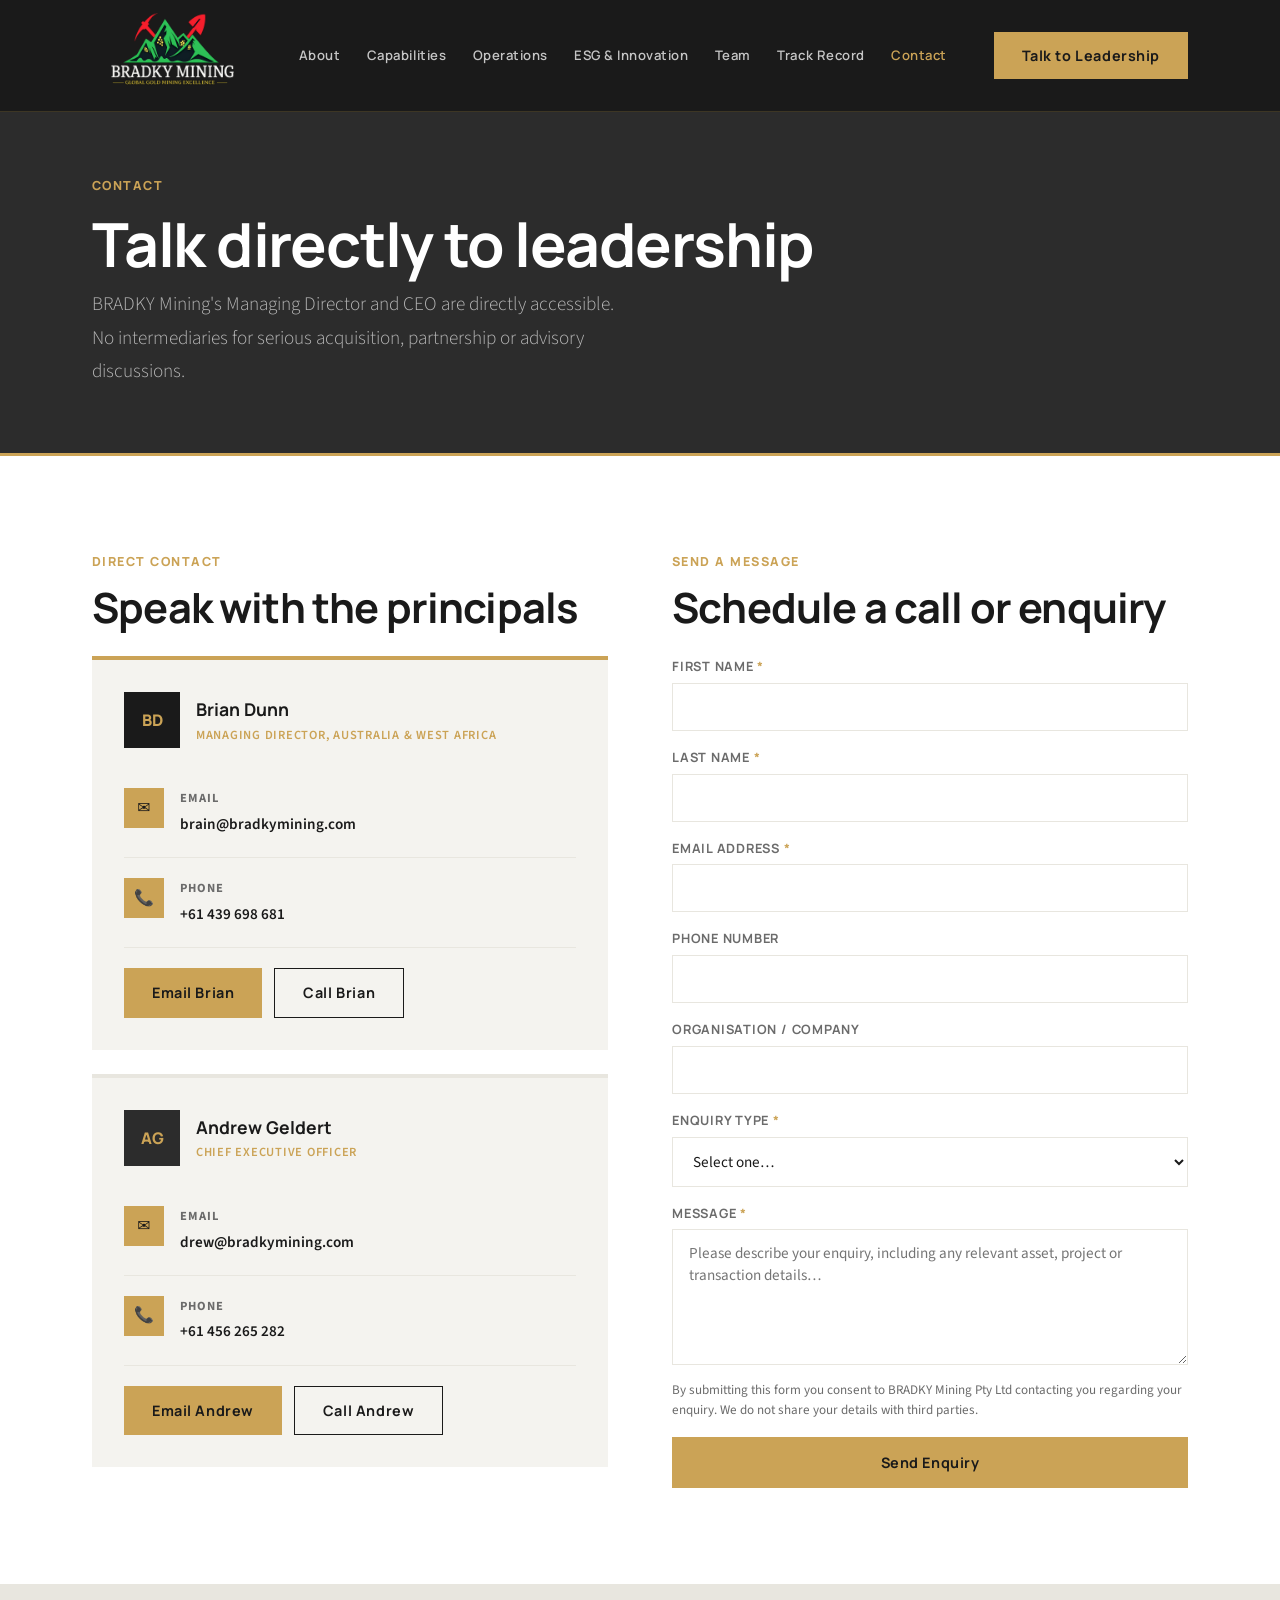
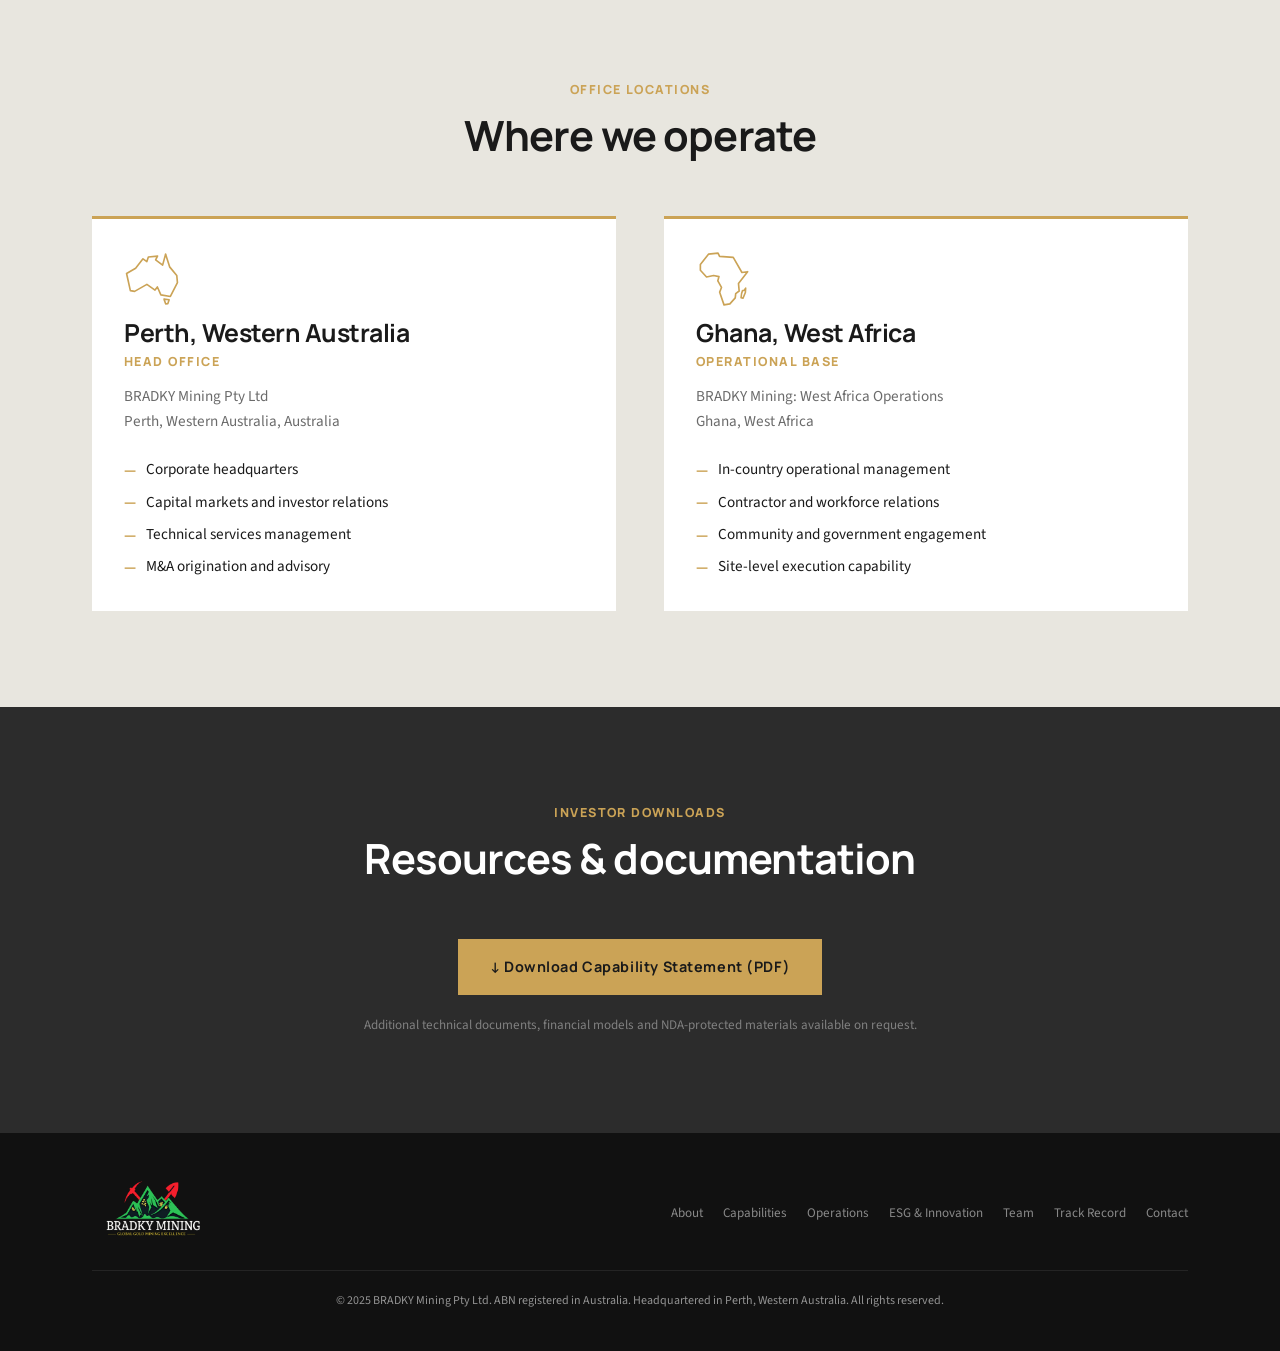
<file: contact.html>
<!DOCTYPE html>
<html lang="en">
<head>
  <meta charset="UTF-8">
  <meta name="viewport" content="width=device-width, initial-scale=1.0">
  <title>Contact: BRADKY Mining Pty Ltd</title>
  <meta name="description" content="Contact BRADKY Mining to speak directly with Brian Dunn (MD) or Andrew Geldert (CEO) about acquisitions, partnerships, advisory mandates or investment opportunities.">
  <link rel="canonical" href="https://bradkymining.com/contact.html">
  <meta property="og:type" content="website">
  <meta property="og:url" content="https://bradkymining.com/contact.html">
  <meta property="og:title" content="Contact: BRADKY Mining Pty Ltd">
  <meta property="og:description" content="Contact BRADKY Mining to speak directly with Brian Dunn (MD) or Andrew Geldert (CEO) about acquisitions, partnerships, advisory mandates or investment opportunities.">
  <meta property="og:image" content="https://bradkymining.com/assets/bradky-mining-logo.png">
  <link rel="stylesheet" href="css/style.css">
</head>
<body>

<nav class="nav">
  <div class="nav__inner">
    <a href="index.html" class="nav__logo" aria-label="BRADKY Mining home">
      <img src="assets/bradky-mining-logo.png" class="brand-logo brand-logo--nav" alt="" aria-hidden="true">
      <span class="sr-only">BRADKY Mining Pty Ltd</span>
    </a>
    <ul class="nav__links" id="navLinks">
      <li><a href="about.html">About</a></li>
      <li><a href="capabilities.html">Capabilities</a></li>
      <li><a href="operations.html">Operations</a></li>
      <li><a href="esg.html">ESG &amp; Innovation</a></li>
      <li><a href="team.html">Team</a></li>
      <li><a href="track-record.html">Track Record</a></li>
      <li><a href="contact.html" class="active">Contact</a></li>
    </ul>
    <div class="nav__cta">
      <a href="contact.html" class="btn btn--gold">Talk to Leadership</a>
    </div>
    <button class="nav__hamburger" id="hamburger" aria-label="Open menu">
      <span></span><span></span><span></span>
    </button>
  </div>
</nav>

<div class="page-hero">
  <div class="container">
    <span class="eyebrow">Contact</span>
    <h1>Talk directly to leadership</h1>
    <p class="lead">BRADKY Mining's Managing Director and CEO are directly accessible. No intermediaries for serious acquisition, partnership or advisory discussions.</p>
  </div>
</div>

<!-- ── Direct Contact ───────────────────────────────────────── -->
<section class="section section--white">
  <div class="container">
    <div class="grid-2" style="align-items:start; gap:clamp(2rem,6vw,4rem)">

      <!-- Contacts -->
      <div>
        <span class="eyebrow">Direct Contact</span>
        <h2 style="margin-bottom:1.5rem">Speak with the principals</h2>

        <!-- Brian Dunn -->
        <div style="background:var(--offwhite); padding:2rem; margin-bottom:1.5rem; border-top:4px solid var(--gold)">
          <div style="display:flex; align-items:center; gap:1rem; margin-bottom:1.25rem">
            <div style="width:56px; height:56px; background:var(--charcoal); color:var(--gold); display:flex; align-items:center; justify-content:center; font-family:'Manrope',sans-serif; font-weight:800; font-size:1rem; flex-shrink:0">BD</div>
            <div>
              <div style="font-family:'Manrope',sans-serif; font-weight:700; font-size:1.1rem">Brian Dunn</div>
              <div style="font-size:0.78rem; font-weight:600; color:var(--gold); letter-spacing:0.06em; text-transform:uppercase">Managing Director, Australia &amp; West Africa</div>
            </div>
          </div>

          <div class="contact-detail">
            <div class="contact-detail__icon">✉</div>
            <div>
              <div class="contact-detail__label">Email</div>
              <div class="contact-detail__value"><a href="mailto:brain@bradkymining.com">brain@bradkymining.com</a></div>
            </div>
          </div>
          <div class="contact-detail">
            <div class="contact-detail__icon">📞</div>
            <div>
              <div class="contact-detail__label">Phone</div>
              <div class="contact-detail__value"><a href="tel:+61439698681">+61 439 698 681</a></div>
            </div>
          </div>
          <div style="margin-top:1.25rem; display:flex; gap:0.75rem; flex-wrap:wrap">
            <a href="mailto:brain@bradkymining.com" class="btn btn--gold">Email Brian</a>
            <a href="tel:+61439698681" class="btn btn--outline-dark">Call Brian</a>
          </div>
        </div>

        <!-- Andrew Geldert -->
        <div style="background:var(--offwhite); padding:2rem; border-top:4px solid var(--stone)">
          <div style="display:flex; align-items:center; gap:1rem; margin-bottom:1.25rem">
            <div style="width:56px; height:56px; background:var(--graphite); color:var(--gold); display:flex; align-items:center; justify-content:center; font-family:'Manrope',sans-serif; font-weight:800; font-size:1rem; flex-shrink:0">AG</div>
            <div>
              <div style="font-family:'Manrope',sans-serif; font-weight:700; font-size:1.1rem">Andrew Geldert</div>
              <div style="font-size:0.78rem; font-weight:600; color:var(--gold); letter-spacing:0.06em; text-transform:uppercase">Chief Executive Officer</div>
            </div>
          </div>

          <div class="contact-detail">
            <div class="contact-detail__icon">✉</div>
            <div>
              <div class="contact-detail__label">Email</div>
              <div class="contact-detail__value"><a href="mailto:drew@bradkymining.com">drew@bradkymining.com</a></div>
            </div>
          </div>
          <div class="contact-detail">
            <div class="contact-detail__icon">📞</div>
            <div>
              <div class="contact-detail__label">Phone</div>
              <div class="contact-detail__value"><a href="tel:+61456265282">+61 456 265 282</a></div>
            </div>
          </div>
          <div style="margin-top:1.25rem; display:flex; gap:0.75rem; flex-wrap:wrap">
            <a href="mailto:drew@bradkymining.com" class="btn btn--gold">Email Andrew</a>
            <a href="tel:+61456265282" class="btn btn--outline-dark">Call Andrew</a>
          </div>
        </div>
      </div>

      <!-- Form -->
      <div>
        <span class="eyebrow">Send a Message</span>
        <h2 style="margin-bottom:1.5rem">Schedule a call or enquiry</h2>

        <form class="contact-form" name="contact" method="POST" data-netlify="true" netlify-honeypot="bot-field" action="/thank-you.html">
          <input type="hidden" name="form-name" value="contact">
          <p class="sr-only">
            <label>Don't fill this out: <input name="bot-field"></label>
          </p>

          <div class="grid-2" style="gap:1rem">
            <div class="form-group">
              <label for="first-name">First Name <span style="color:var(--gold)">*</span></label>
              <input type="text" id="first-name" name="first-name" required autocomplete="given-name">
            </div>
            <div class="form-group">
              <label for="last-name">Last Name <span style="color:var(--gold)">*</span></label>
              <input type="text" id="last-name" name="last-name" required autocomplete="family-name">
            </div>
          </div>

          <div class="form-group">
            <label for="email">Email Address <span style="color:var(--gold)">*</span></label>
            <input type="email" id="email" name="email" required autocomplete="email">
          </div>

          <div class="form-group">
            <label for="phone">Phone Number</label>
            <input type="tel" id="phone" name="phone" autocomplete="tel">
          </div>

          <div class="form-group">
            <label for="organisation">Organisation / Company</label>
            <input type="text" id="organisation" name="organisation" autocomplete="organization">
          </div>

          <div class="form-group">
            <label for="enquiry-type">Enquiry Type <span style="color:var(--gold)">*</span></label>
            <select id="enquiry-type" name="enquiry-type" required>
              <option value="" disabled selected>Select one…</option>
              <option value="acquisition">Asset Acquisition / Deal Origination</option>
              <option value="jv">Joint Venture Partnership</option>
              <option value="advisory">Mining Advisory / Consultancy</option>
              <option value="investment">Investment Enquiry</option>
              <option value="operations">Operations Management</option>
              <option value="other">Other</option>
            </select>
          </div>

          <div class="form-group">
            <label for="message">Message <span style="color:var(--gold)">*</span></label>
            <textarea id="message" name="message" rows="5" required placeholder="Please describe your enquiry, including any relevant asset, project or transaction details…"></textarea>
          </div>

          <div style="font-size:0.82rem; color:var(--slate); line-height:1.5">
            By submitting this form you consent to BRADKY Mining Pty Ltd contacting you regarding your enquiry. We do not share your details with third parties.
          </div>

          <button type="submit" class="btn btn--gold" style="width:100%; justify-content:center; padding:1rem">
            Send Enquiry
          </button>
        </form>
      </div>
    </div>
  </div>
</section>

<!-- ── Office Locations ─────────────────────────────────────── -->
<section class="section section--stone">
  <div class="container">
    <div class="section-header centered">
      <span class="eyebrow">Office Locations</span>
      <h2>Where we operate</h2>
    </div>

    <div class="grid-2">
      <div class="card">
        <img src="assets/continent-oceania.svg" class="continent-icon" alt="Oceania">
        <h3 style="margin-bottom:0.25rem">Perth, Western Australia</h3>
        <div class="eyebrow" style="margin-bottom:0.75rem; margin-top:0.25rem">Head Office</div>
        <p>BRADKY Mining Pty Ltd<br>Perth, Western Australia, Australia</p>
        <ul class="check-list mt-3">
          <li>Corporate headquarters</li>
          <li>Capital markets and investor relations</li>
          <li>Technical services management</li>
          <li>M&amp;A origination and advisory</li>
        </ul>
      </div>

      <div class="card">
        <img src="assets/continent-africa.svg" class="continent-icon" alt="Africa">
        <h3 style="margin-bottom:0.25rem">Ghana, West Africa</h3>
        <div class="eyebrow" style="margin-bottom:0.75rem; margin-top:0.25rem">Operational Base</div>
        <p>BRADKY Mining: West Africa Operations<br>Ghana, West Africa</p>
        <ul class="check-list mt-3">
          <li>In-country operational management</li>
          <li>Contractor and workforce relations</li>
          <li>Community and government engagement</li>
          <li>Site-level execution capability</li>
        </ul>
      </div>
    </div>
  </div>
</section>

<!-- ── Downloads ────────────────────────────────────────────── -->
<section class="section section--dark">
  <div class="container">
    <div class="section-header centered">
      <span class="eyebrow">Investor Downloads</span>
      <h2 class="text-white">Resources &amp; documentation</h2>
    </div>

    <div style="display:flex; flex-wrap:wrap; gap:1rem; justify-content:center">
      <a href="bradky-cap-statement.pdf" download class="btn btn--gold" style="padding:1rem 2rem">
        ↓ Download Capability Statement (PDF)
      </a>
    </div>

    <p style="text-align:center; color:rgba(255,255,255,0.4); font-size:0.82rem; margin-top:1.25rem">
      Additional technical documents, financial models and NDA-protected materials available on request.
    </p>
  </div>
</section>

<footer class="footer">
  <div class="container">
    <div class="footer__inner">
      <a href="index.html" class="footer__logo" aria-label="BRADKY Mining home">
        <img src="assets/bradky-mining-logo.png" class="brand-logo brand-logo--footer" alt="" aria-hidden="true">
        <span class="sr-only">BRADKY Mining Pty Ltd</span>
      </a>
      <nav class="footer__links">
        <a href="about.html">About</a>
        <a href="capabilities.html">Capabilities</a>
        <a href="operations.html">Operations</a>
        <a href="esg.html">ESG &amp; Innovation</a>
        <a href="team.html">Team</a>
        <a href="track-record.html">Track Record</a>
        <a href="contact.html">Contact</a>
      </nav>
    </div>
    <div class="footer__copy">
      &copy; 2025 BRADKY Mining Pty Ltd. ABN registered in Australia. Headquartered in Perth, Western Australia. All rights reserved.
    </div>
  </div>
</footer>

<script>
  document.getElementById('hamburger').addEventListener('click', () => {
    document.getElementById('navLinks').classList.toggle('open');
  });
</script>
</body>
</html>
</file>
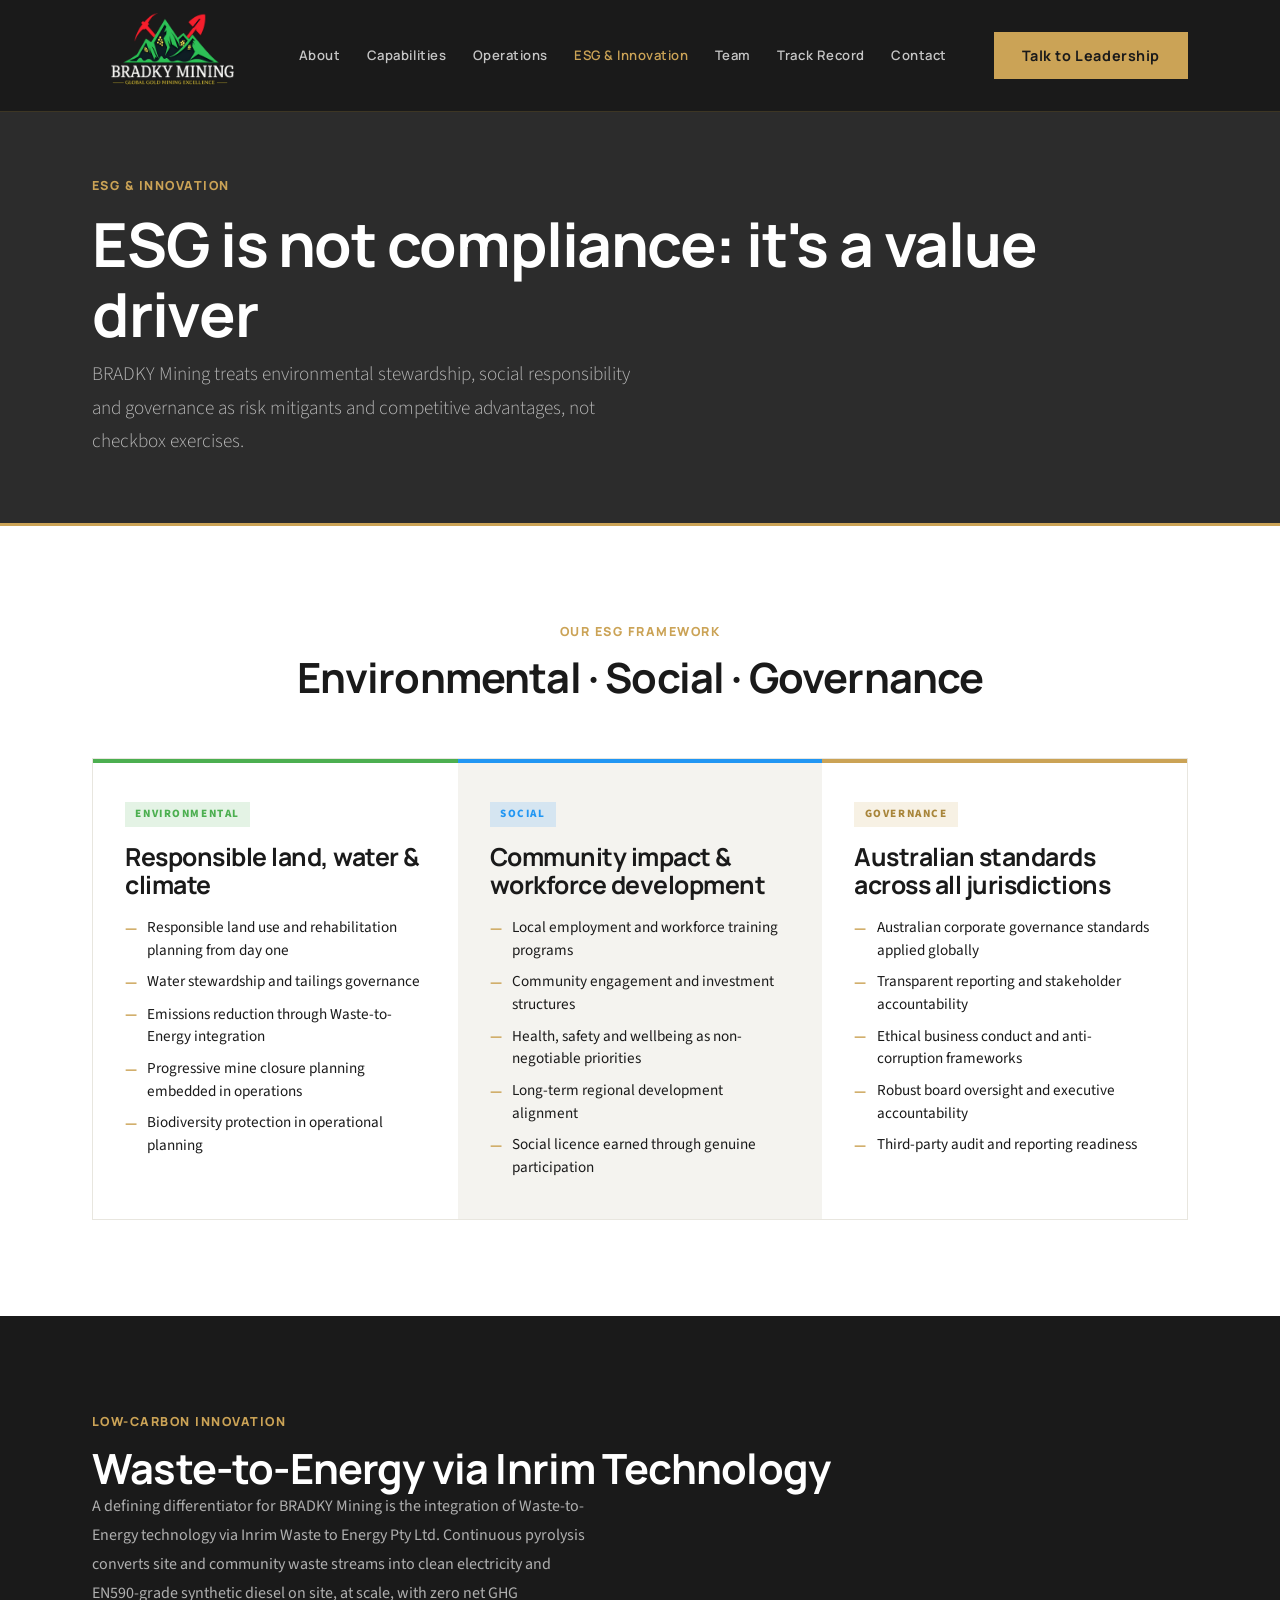
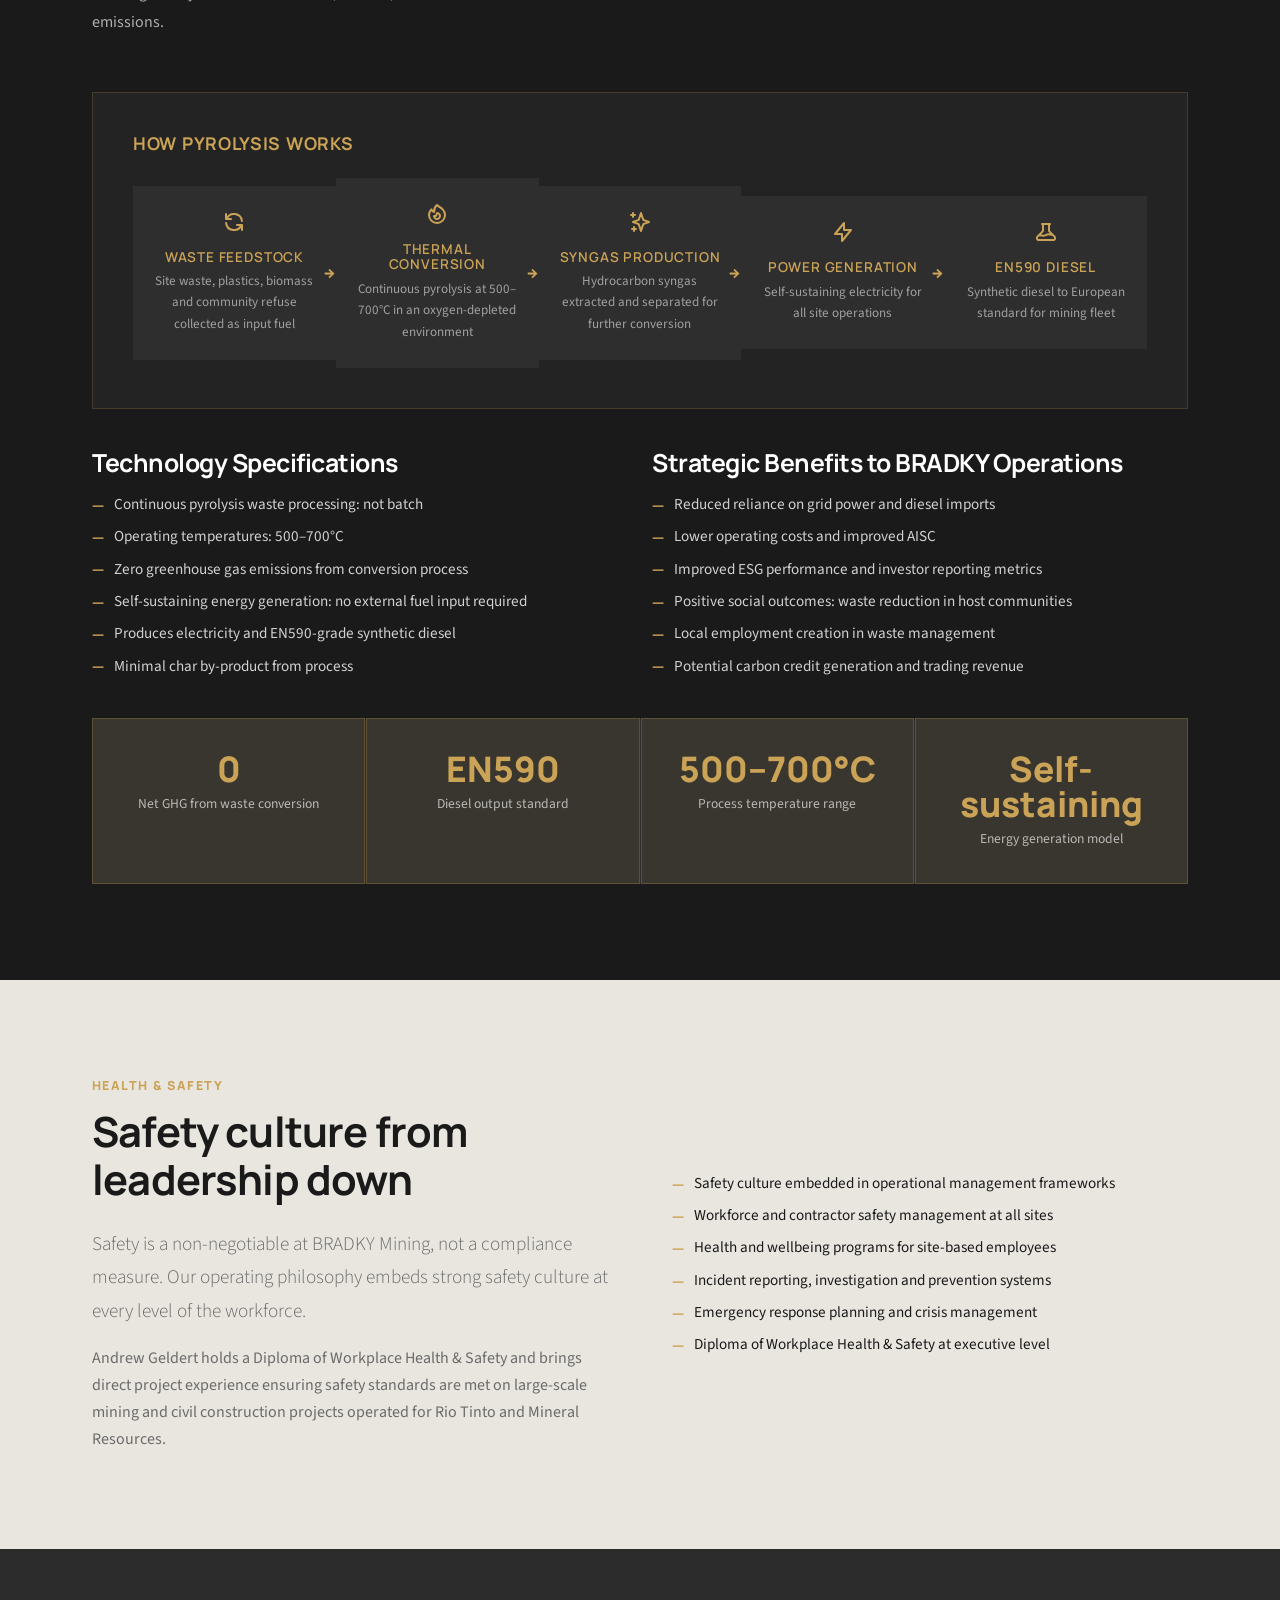
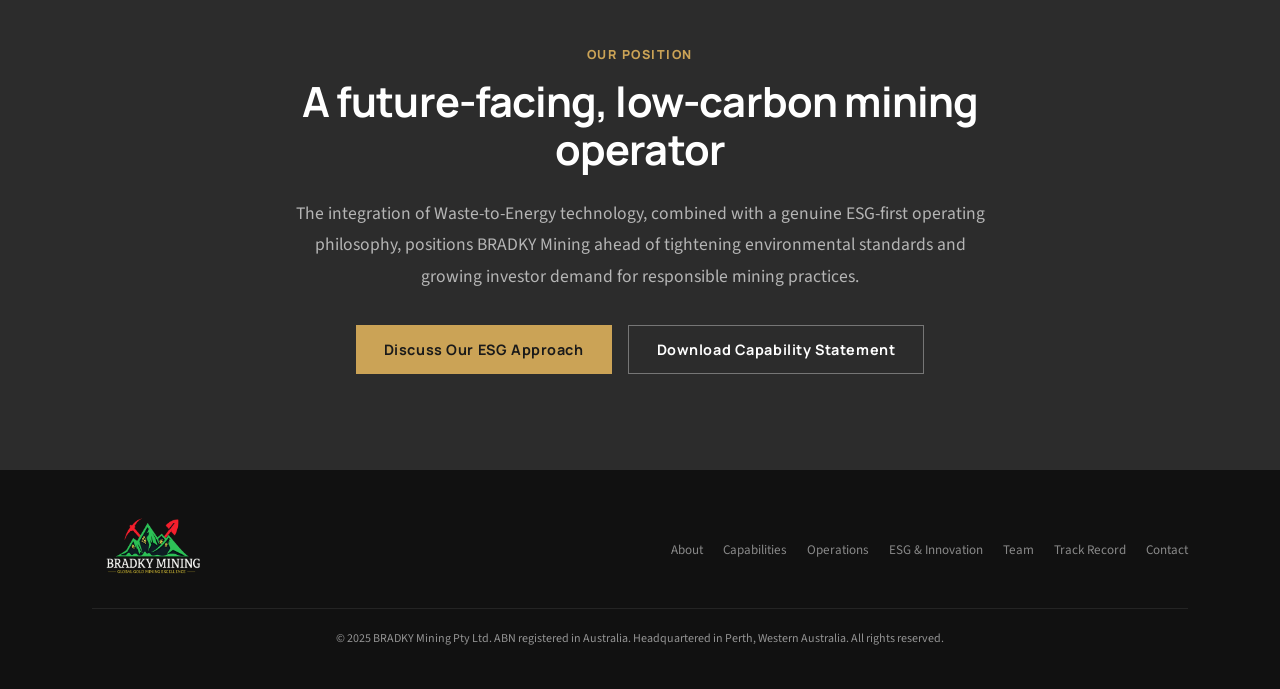
<file: esg.html>
<!DOCTYPE html>
<html lang="en">
<head>
  <meta charset="UTF-8">
  <meta name="viewport" content="width=device-width, initial-scale=1.0">
  <title>ESG &amp; Innovation: BRADKY Mining Pty Ltd</title>
  <meta name="description" content="BRADKY Mining's ESG framework and Waste-to-Energy innovation. Zero-GHG pyrolysis technology delivering self-sustaining power and EN590 synthetic diesel on site.">
  <link rel="canonical" href="https://bradkymining.com/esg.html">
  <meta property="og:type" content="website">
  <meta property="og:url" content="https://bradkymining.com/esg.html">
  <meta property="og:title" content="ESG &amp; Innovation: BRADKY Mining Pty Ltd">
  <meta property="og:description" content="BRADKY Mining's ESG framework and Waste-to-Energy innovation. Zero-GHG pyrolysis technology delivering self-sustaining power and EN590 synthetic diesel on site.">
  <meta property="og:image" content="https://bradkymining.com/assets/bradky-mining-logo.png">
  <link rel="stylesheet" href="css/style.css">
  <style>
    .esg-pillar {
      padding: 2.5rem 2rem;
      position: relative;
    }
    .esg-pillar::before {
      content: '';
      position: absolute;
      top: 0; left: 0; right: 0;
      height: 4px;
    }
    .esg-pillar--env::before  { background: #4CAF50; }
    .esg-pillar--soc::before  { background: #2196F3; }
    .esg-pillar--gov::before  { background: var(--gold); }

    .esg-pillar__label {
      display: inline-block;
      font-size: 0.7rem;
      font-weight: 800;
      letter-spacing: 0.14em;
      text-transform: uppercase;
      padding: 0.2rem 0.65rem;
      margin-bottom: 1rem;
    }
    .esg-pillar--env .esg-pillar__label { background: rgba(76,175,80,0.15); color: #4CAF50; }
    .esg-pillar--soc .esg-pillar__label { background: rgba(33,150,243,0.15); color: #2196F3; }
    .esg-pillar--gov .esg-pillar__label { background: rgba(200,164,77,0.15); color: var(--gold-dark); }
  </style>
</head>
<body>

<nav class="nav">
  <div class="nav__inner">
    <a href="index.html" class="nav__logo" aria-label="BRADKY Mining home">
      <img src="assets/bradky-mining-logo.png" class="brand-logo brand-logo--nav" alt="" aria-hidden="true">
      <span class="sr-only">BRADKY Mining Pty Ltd</span>
    </a>
    <ul class="nav__links" id="navLinks">
      <li><a href="about.html">About</a></li>
      <li><a href="capabilities.html">Capabilities</a></li>
      <li><a href="operations.html">Operations</a></li>
      <li><a href="esg.html" class="active">ESG &amp; Innovation</a></li>
      <li><a href="team.html">Team</a></li>
      <li><a href="track-record.html">Track Record</a></li>
      <li><a href="contact.html">Contact</a></li>
    </ul>
    <div class="nav__cta">
      <a href="contact.html" class="btn btn--gold">Talk to Leadership</a>
    </div>
    <button class="nav__hamburger" id="hamburger" aria-label="Open menu">
      <span></span><span></span><span></span>
    </button>
  </div>
</nav>

<div class="page-hero">
  <div class="container">
    <span class="eyebrow">ESG &amp; Innovation</span>
    <h1>ESG is not compliance: it's a value driver</h1>
    <p class="lead">BRADKY Mining treats environmental stewardship, social responsibility and governance as risk mitigants and competitive advantages, not checkbox exercises.</p>
  </div>
</div>

<!-- ── ESG Three Pillars ─────────────────────────────────────── -->
<section class="section section--white">
  <div class="container">
    <div class="section-header centered">
      <span class="eyebrow">Our ESG Framework</span>
      <h2>Environmental · Social · Governance</h2>
    </div>

    <div class="grid-3" style="gap:0; border:1px solid var(--stone)">

      <div class="esg-pillar esg-pillar--env bg-white">
        <div class="esg-pillar__label">Environmental</div>
        <h3 style="margin-bottom:1rem">Responsible land, water &amp; climate</h3>
        <ul class="check-list">
          <li>Responsible land use and rehabilitation planning from day one</li>
          <li>Water stewardship and tailings governance</li>
          <li>Emissions reduction through Waste-to-Energy integration</li>
          <li>Progressive mine closure planning embedded in operations</li>
          <li>Biodiversity protection in operational planning</li>
        </ul>
      </div>

      <div class="esg-pillar esg-pillar--soc" style="background:var(--offwhite)">
        <div class="esg-pillar__label">Social</div>
        <h3 style="margin-bottom:1rem">Community impact &amp; workforce development</h3>
        <ul class="check-list">
          <li>Local employment and workforce training programs</li>
          <li>Community engagement and investment structures</li>
          <li>Health, safety and wellbeing as non-negotiable priorities</li>
          <li>Long-term regional development alignment</li>
          <li>Social licence earned through genuine participation</li>
        </ul>
      </div>

      <div class="esg-pillar esg-pillar--gov bg-white">
        <div class="esg-pillar__label">Governance</div>
        <h3 style="margin-bottom:1rem">Australian standards across all jurisdictions</h3>
        <ul class="check-list">
          <li>Australian corporate governance standards applied globally</li>
          <li>Transparent reporting and stakeholder accountability</li>
          <li>Ethical business conduct and anti-corruption frameworks</li>
          <li>Robust board oversight and executive accountability</li>
          <li>Third-party audit and reporting readiness</li>
        </ul>
      </div>
    </div>
  </div>
</section>

<!-- ── W2E Feature ──────────────────────────────────────────── -->
<section class="section section--charcoal">
  <div class="container">
    <div class="section-header">
      <span class="eyebrow">Low-Carbon Innovation</span>
      <h2 class="text-white">Waste-to-Energy via Inrim Technology</h2>
      <p style="color:rgba(255,255,255,0.65); max-width:62ch; line-height:1.8">A defining differentiator for BRADKY Mining is the integration of Waste-to-Energy technology via Inrim Waste to Energy Pty Ltd. Continuous pyrolysis converts site and community waste streams into clean electricity and EN590-grade synthetic diesel on site, at scale, with zero net GHG emissions.</p>
    </div>

    <!-- Technology Explainer -->
    <div style="background:rgba(255,255,255,0.04); border:1px solid rgba(200,164,77,0.2); padding:2.5rem; margin-bottom:2.5rem">
      <h3 class="text-gold" style="margin-bottom:1.5rem; font-size:1.1rem; letter-spacing:0.04em; text-transform:uppercase">How Pyrolysis Works</h3>
      <div class="w2e-flow">
        <div class="w2e-step">
          <span class="w2e-step__icon"><svg width="24" height="24" viewBox="0 0 24 24" fill="none" stroke="currentColor" stroke-width="2" stroke-linecap="round" stroke-linejoin="round"><path d="M4 4v5h.582m15.356 2A8.001 8.001 0 004.582 9m0 0H9m11 11v-5h-.581m0 0a8.003 8.003 0 01-15.357-2m15.357 2H15" /></svg></span>
          <h4>Waste Feedstock</h4>
          <p>Site waste, plastics, biomass and community refuse collected as input fuel</p>
        </div>
        <div class="w2e-step">
          <span class="w2e-step__icon"><svg width="24" height="24" viewBox="0 0 24 24" fill="none" stroke="currentColor" stroke-width="2" stroke-linecap="round" stroke-linejoin="round"><path d="M17.657 18.657A8 8 0 016.343 7.343S7 9 9 10c0-2 .5-5 2.986-7C14 5 16.09 5.777 17.656 7.343A7.975 7.975 0 0120 13a7.975 7.975 0 01-2.343 5.657z" /><path d="M9.879 16.121A3 3 0 1012.015 11L11 14H9c0 .768.293 1.536.879 2.121z" /></svg></span>
          <h4>Thermal Conversion</h4>
          <p>Continuous pyrolysis at 500–700°C in an oxygen-depleted environment</p>
        </div>
        <div class="w2e-step">
          <span class="w2e-step__icon"><svg width="24" height="24" viewBox="0 0 24 24" fill="none" stroke="currentColor" stroke-width="2" stroke-linecap="round" stroke-linejoin="round"><path d="M5 3v4M3 5h4M6 17v4m-2-2h4m5-16l2.286 6.857L21 12l-5.714 2.143L13 21l-2.286-6.857L5 12l5.714-2.143L13 3z" /></svg></span>
          <h4>Syngas Production</h4>
          <p>Hydrocarbon syngas extracted and separated for further conversion</p>
        </div>
        <div class="w2e-step">
          <span class="w2e-step__icon"><svg width="24" height="24" viewBox="0 0 24 24" fill="none" stroke="currentColor" stroke-width="2" stroke-linecap="round" stroke-linejoin="round"><path d="M13 10V3L4 14h7v7l9-11h-7z" /></svg></span>
          <h4>Power Generation</h4>
          <p>Self-sustaining electricity for all site operations</p>
        </div>
        <div class="w2e-step">
          <span class="w2e-step__icon"><svg width="24" height="24" viewBox="0 0 24 24" fill="none" stroke="currentColor" stroke-width="2" stroke-linecap="round" stroke-linejoin="round"><path d="M19.428 15.428a2 2 0 00-1.022-.547l-2.387-.477a6 6 0 00-3.86.517l-.318.158a6 6 0 01-3.86.517L6.05 15.21a2 2 0 00-1.806.547M8 4h8l-1 1v5.172a2 2 0 00.586 1.414l5 5c1.26 1.26.367 3.414-1.415 3.414H4.828c-1.782 0-2.674-2.154-1.414-3.414l5-5A2 2 0 009 10.172V5L8 4z" /></svg></span>
          <h4>EN590 Diesel</h4>
          <p>Synthetic diesel to European standard for mining fleet</p>
        </div>
      </div>
    </div>

    <!-- Tech Specs -->
    <div class="grid-2" style="gap:1.5rem; margin-bottom:2.5rem">
      <div>
        <h3 class="text-white" style="margin-bottom:1rem">Technology Specifications</h3>
        <ul class="check-list check-list--dark">
          <li>Continuous pyrolysis waste processing: not batch</li>
          <li>Operating temperatures: 500–700°C</li>
          <li>Zero greenhouse gas emissions from conversion process</li>
          <li>Self-sustaining energy generation: no external fuel input required</li>
          <li>Produces electricity and EN590-grade synthetic diesel</li>
          <li>Minimal char by-product from process</li>
        </ul>
      </div>
      <div>
        <h3 class="text-white" style="margin-bottom:1rem">Strategic Benefits to BRADKY Operations</h3>
        <ul class="check-list check-list--dark">
          <li>Reduced reliance on grid power and diesel imports</li>
          <li>Lower operating costs and improved AISC</li>
          <li>Improved ESG performance and investor reporting metrics</li>
          <li>Positive social outcomes: waste reduction in host communities</li>
          <li>Local employment creation in waste management</li>
          <li>Potential carbon credit generation and trading revenue</li>
        </ul>
      </div>
    </div>

    <!-- Impact metrics -->
    <div style="display:grid; grid-template-columns:repeat(auto-fit, minmax(180px,1fr)); gap:1px; background:rgba(255,255,255,0.08)">
      <div class="metric-tile">
        <div class="metric-tile__value">0</div>
        <div class="metric-tile__label">Net GHG from waste conversion</div>
      </div>
      <div class="metric-tile">
        <div class="metric-tile__value">EN590</div>
        <div class="metric-tile__label">Diesel output standard</div>
      </div>
      <div class="metric-tile">
        <div class="metric-tile__value">500–700°C</div>
        <div class="metric-tile__label">Process temperature range</div>
      </div>
      <div class="metric-tile">
        <div class="metric-tile__value">Self-sustaining</div>
        <div class="metric-tile__label">Energy generation model</div>
      </div>
    </div>
  </div>
</section>

<!-- ── Safety ───────────────────────────────────────────────── -->
<section class="section section--stone">
  <div class="container">
    <div class="grid-2" style="align-items:center; gap:clamp(2rem,6vw,4rem)">
      <div>
        <span class="eyebrow">Health &amp; Safety</span>
        <h2>Safety culture from leadership down</h2>
        <p class="lead mt-3">Safety is a non-negotiable at BRADKY Mining, not a compliance measure. Our operating philosophy embeds strong safety culture at every level of the workforce.</p>
        <p style="color:var(--slate); margin-top:1rem; line-height:1.7">Andrew Geldert holds a Diploma of Workplace Health &amp; Safety and brings direct project experience ensuring safety standards are met on large-scale mining and civil construction projects operated for Rio Tinto and Mineral Resources.</p>
      </div>
      <ul class="check-list">
        <li>Safety culture embedded in operational management frameworks</li>
        <li>Workforce and contractor safety management at all sites</li>
        <li>Health and wellbeing programs for site-based employees</li>
        <li>Incident reporting, investigation and prevention systems</li>
        <li>Emergency response planning and crisis management</li>
        <li>Diploma of Workplace Health &amp; Safety at executive level</li>
      </ul>
    </div>
  </div>
</section>

<!-- ── Positioning Statement ────────────────────────────────── -->
<section class="section section--dark">
  <div class="container" style="max-width:760px; text-align:center">
    <span class="eyebrow">Our Position</span>
      <h2 class="text-white">A future-facing, low-carbon mining operator</h2>
    <p style="color:rgba(255,255,255,0.65); margin:1.5rem 0 2rem; font-size:1.1rem; line-height:1.8">The integration of Waste-to-Energy technology, combined with a genuine ESG-first operating philosophy, positions BRADKY Mining ahead of tightening environmental standards and growing investor demand for responsible mining practices.</p>
    <div style="display:flex; gap:1rem; flex-wrap:wrap; justify-content:center">
      <a href="contact.html" class="btn btn--gold">Discuss Our ESG Approach</a>
      <a href="bradky-cap-statement.pdf" class="btn btn--outline" download>Download Capability Statement</a>
    </div>
  </div>
</section>

<footer class="footer">
  <div class="container">
    <div class="footer__inner">
      <a href="index.html" class="footer__logo" aria-label="BRADKY Mining home">
        <img src="assets/bradky-mining-logo.png" class="brand-logo brand-logo--footer" alt="" aria-hidden="true">
        <span class="sr-only">BRADKY Mining Pty Ltd</span>
      </a>
      <nav class="footer__links">
        <a href="about.html">About</a>
        <a href="capabilities.html">Capabilities</a>
        <a href="operations.html">Operations</a>
        <a href="esg.html">ESG &amp; Innovation</a>
        <a href="team.html">Team</a>
        <a href="track-record.html">Track Record</a>
        <a href="contact.html">Contact</a>
      </nav>
    </div>
    <div class="footer__copy">
      &copy; 2025 BRADKY Mining Pty Ltd. ABN registered in Australia. Headquartered in Perth, Western Australia. All rights reserved.
    </div>
  </div>
</footer>

<script>
  document.getElementById('hamburger').addEventListener('click', () => {
    document.getElementById('navLinks').classList.toggle('open');
  });
</script>
</body>
</html>
</file>
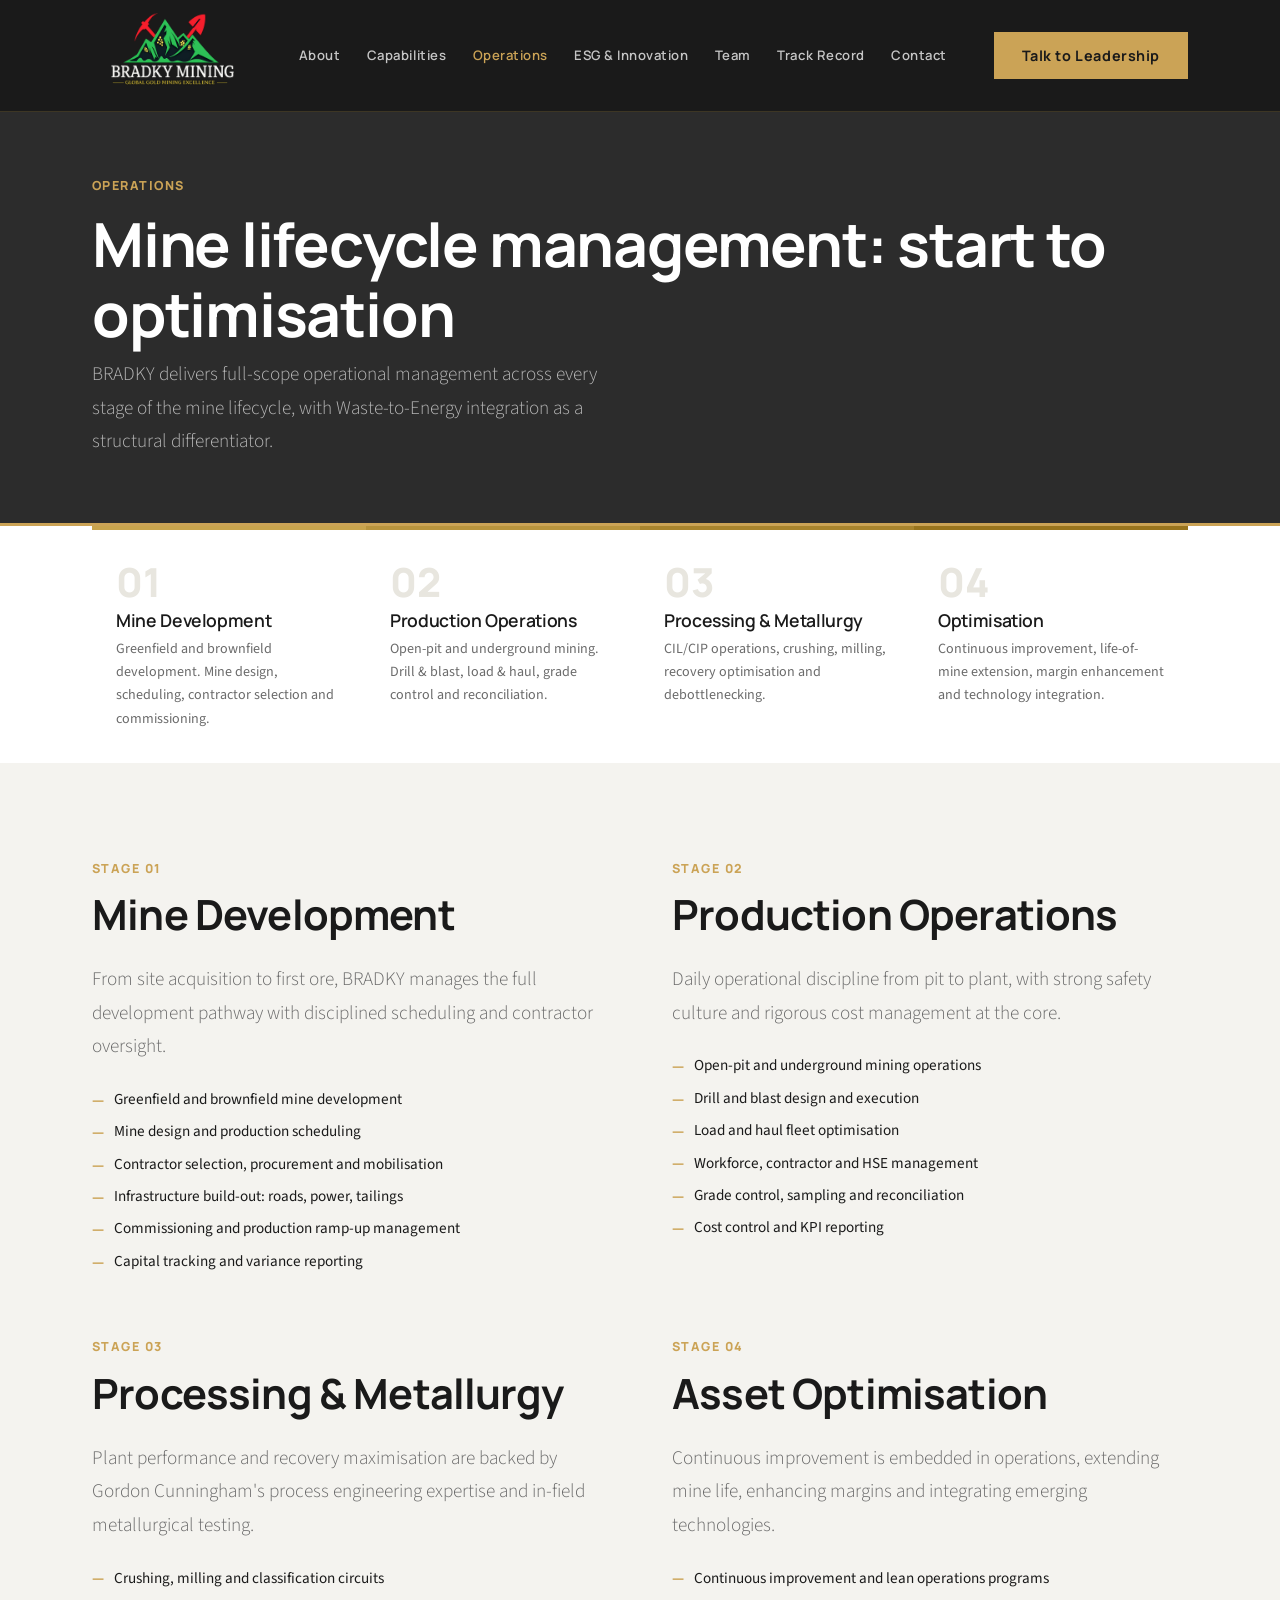
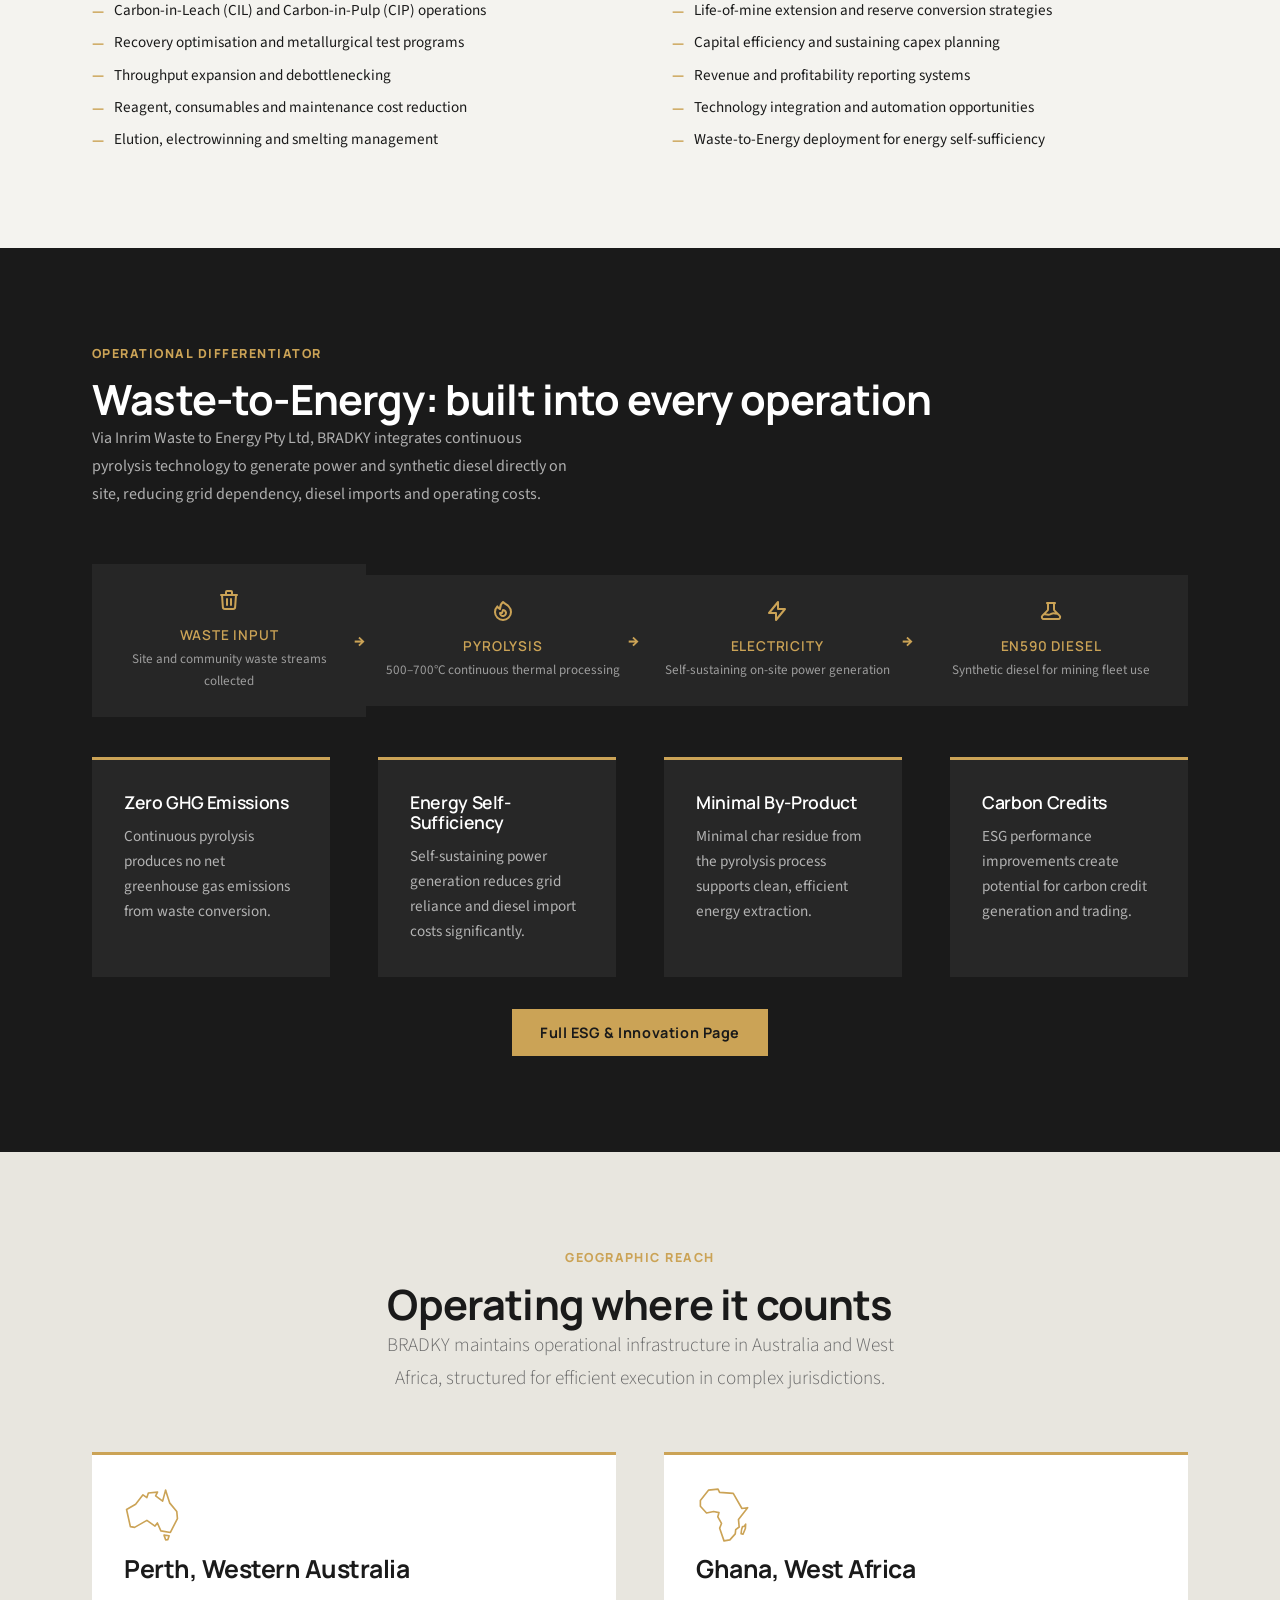
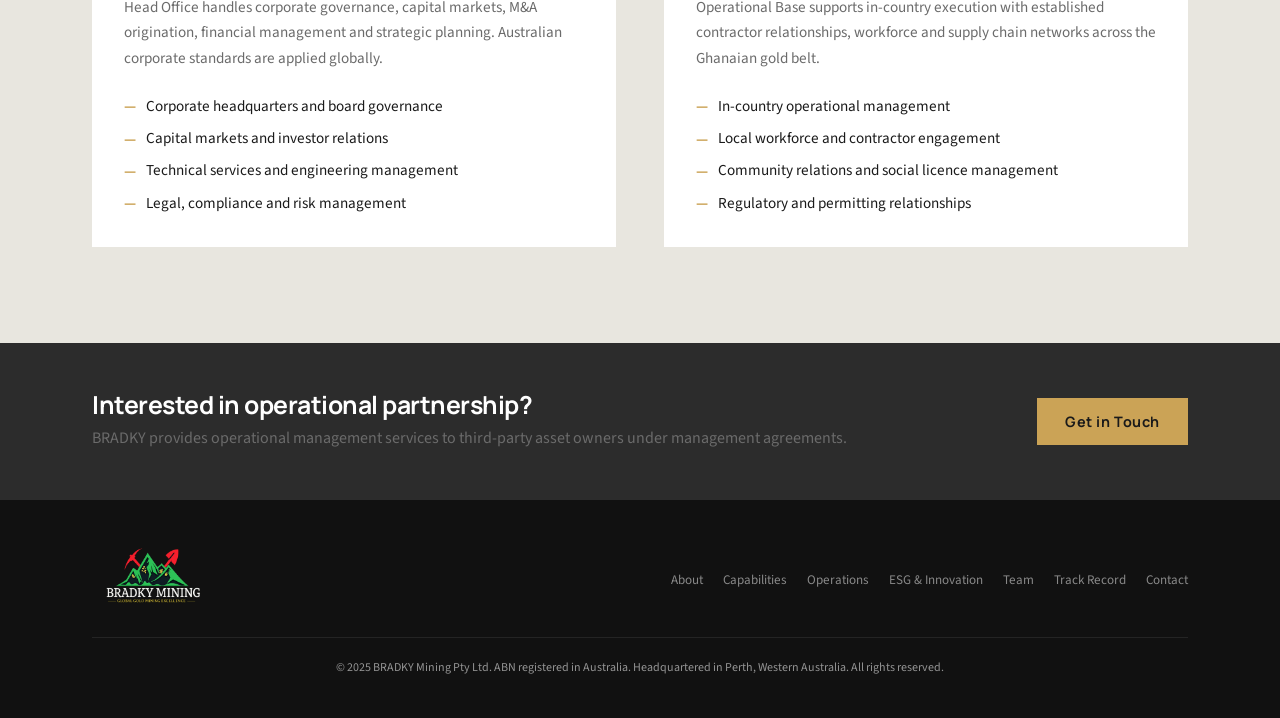
<file: operations.html>
<!DOCTYPE html>
<html lang="en">
<head>
  <meta charset="UTF-8">
  <meta name="viewport" content="width=device-width, initial-scale=1.0">
  <title>Operations: BRADKY Mining Pty Ltd</title>
  <meta name="description" content="BRADKY Mining delivers full-scope operational management across the mine lifecycle, from development through to optimised, low-carbon steady-state production.">
  <link rel="canonical" href="https://bradkymining.com/operations.html">
  <meta property="og:type" content="website">
  <meta property="og:url" content="https://bradkymining.com/operations.html">
  <meta property="og:title" content="Operations: BRADKY Mining Pty Ltd">
  <meta property="og:description" content="BRADKY Mining delivers full-scope operational management across the mine lifecycle, from development through to optimised, low-carbon steady-state production.">
  <meta property="og:image" content="https://bradkymining.com/assets/bradky-mining-logo.png">
  <link rel="stylesheet" href="css/style.css">
</head>
<body>

<nav class="nav">
  <div class="nav__inner">
    <a href="index.html" class="nav__logo" aria-label="BRADKY Mining home">
      <img src="assets/bradky-mining-logo.png" class="brand-logo brand-logo--nav" alt="" aria-hidden="true">
      <span class="sr-only">BRADKY Mining Pty Ltd</span>
    </a>
    <ul class="nav__links" id="navLinks">
      <li><a href="about.html">About</a></li>
      <li><a href="capabilities.html">Capabilities</a></li>
      <li><a href="operations.html" class="active">Operations</a></li>
      <li><a href="esg.html">ESG &amp; Innovation</a></li>
      <li><a href="team.html">Team</a></li>
      <li><a href="track-record.html">Track Record</a></li>
      <li><a href="contact.html">Contact</a></li>
    </ul>
    <div class="nav__cta">
      <a href="contact.html" class="btn btn--gold">Talk to Leadership</a>
    </div>
    <button class="nav__hamburger" id="hamburger" aria-label="Open menu">
      <span></span><span></span><span></span>
    </button>
  </div>
</nav>

<div class="page-hero">
  <div class="container">
    <span class="eyebrow">Operations</span>
    <h1>Mine lifecycle management: start to optimisation</h1>
    <p class="lead">BRADKY delivers full-scope operational management across every stage of the mine lifecycle, with Waste-to-Energy integration as a structural differentiator.</p>
  </div>
</div>

<!-- ── Process Steps ───────────────────────────────────────── -->
<section class="section section--white" style="padding-block:0">
  <div class="container" style="padding-top:0; padding-bottom:0">
    <div class="process-steps">
      <div class="process-step">
        <div class="process-step__num">01</div>
        <h4>Mine Development</h4>
        <p>Greenfield and brownfield development. Mine design, scheduling, contractor selection and commissioning.</p>
      </div>
      <div class="process-step">
        <div class="process-step__num">02</div>
        <h4>Production Operations</h4>
        <p>Open-pit and underground mining. Drill &amp; blast, load &amp; haul, grade control and reconciliation.</p>
      </div>
      <div class="process-step">
        <div class="process-step__num">03</div>
        <h4>Processing &amp; Metallurgy</h4>
        <p>CIL/CIP operations, crushing, milling, recovery optimisation and debottlenecking.</p>
      </div>
      <div class="process-step">
        <div class="process-step__num">04</div>
        <h4>Optimisation</h4>
        <p>Continuous improvement, life-of-mine extension, margin enhancement and technology integration.</p>
      </div>
    </div>
  </div>
</section>

<!-- ── Mine Development Detail ─────────────────────────────── -->
<section class="section">
  <div class="container">
    <div class="grid-2" style="align-items:start; gap:clamp(2rem,6vw,4rem)">

      <div>
        <span class="eyebrow">Stage 01</span>
        <h2>Mine Development</h2>
        <p class="lead mt-3">From site acquisition to first ore, BRADKY manages the full development pathway with disciplined scheduling and contractor oversight.</p>
        <ul class="check-list mt-3">
          <li>Greenfield and brownfield mine development</li>
          <li>Mine design and production scheduling</li>
          <li>Contractor selection, procurement and mobilisation</li>
          <li>Infrastructure build-out: roads, power, tailings</li>
          <li>Commissioning and production ramp-up management</li>
          <li>Capital tracking and variance reporting</li>
        </ul>
      </div>

      <div>
        <span class="eyebrow">Stage 02</span>
        <h2>Production Operations</h2>
        <p class="lead mt-3">Daily operational discipline from pit to plant, with strong safety culture and rigorous cost management at the core.</p>
        <ul class="check-list mt-3">
          <li>Open-pit and underground mining operations</li>
          <li>Drill and blast design and execution</li>
          <li>Load and haul fleet optimisation</li>
          <li>Workforce, contractor and HSE management</li>
          <li>Grade control, sampling and reconciliation</li>
          <li>Cost control and KPI reporting</li>
        </ul>
      </div>

      <div>
        <span class="eyebrow">Stage 03</span>
        <h2>Processing &amp; Metallurgy</h2>
        <p class="lead mt-3">Plant performance and recovery maximisation are backed by Gordon Cunningham's process engineering expertise and in-field metallurgical testing.</p>
        <ul class="check-list mt-3">
          <li>Crushing, milling and classification circuits</li>
          <li>Carbon-in-Leach (CIL) and Carbon-in-Pulp (CIP) operations</li>
          <li>Recovery optimisation and metallurgical test programs</li>
          <li>Throughput expansion and debottlenecking</li>
          <li>Reagent, consumables and maintenance cost reduction</li>
          <li>Elution, electrowinning and smelting management</li>
        </ul>
      </div>

      <div>
        <span class="eyebrow">Stage 04</span>
        <h2>Asset Optimisation</h2>
        <p class="lead mt-3">Continuous improvement is embedded in operations, extending mine life, enhancing margins and integrating emerging technologies.</p>
        <ul class="check-list mt-3">
          <li>Continuous improvement and lean operations programs</li>
          <li>Life-of-mine extension and reserve conversion strategies</li>
          <li>Capital efficiency and sustaining capex planning</li>
          <li>Revenue and profitability reporting systems</li>
          <li>Technology integration and automation opportunities</li>
          <li>Waste-to-Energy deployment for energy self-sufficiency</li>
        </ul>
      </div>
    </div>
  </div>
</section>

<!-- ── W2E Module ───────────────────────────────────────────── -->
<section class="section section--charcoal">
  <div class="container">
    <div class="section-header">
      <span class="eyebrow">Operational Differentiator</span>
      <h2 class="text-white">Waste-to-Energy: built into every operation</h2>
      <p style="color:rgba(255,255,255,0.65); max-width:60ch; line-height:1.75">Via Inrim Waste to Energy Pty Ltd, BRADKY integrates continuous pyrolysis technology to generate power and synthetic diesel directly on site, reducing grid dependency, diesel imports and operating costs.</p>
    </div>

    <div class="w2e-flow" style="margin-bottom:2.5rem">
      <div class="w2e-step">
        <span class="w2e-step__icon"><svg width="24" height="24" viewBox="0 0 24 24" fill="none" stroke="currentColor" stroke-width="2" stroke-linecap="round" stroke-linejoin="round"><path d="M19 7l-.867 12.142A2 2 0 0116.138 21H7.862a2 2 0 01-1.995-1.858L5 7m5 4v6m4-6v6m1-10V4a1 1 0 00-1-1h-4a1 1 0 00-1 1v3M4 7h16" /></svg></span>
        <h4>Waste Input</h4>
        <p>Site and community waste streams collected</p>
      </div>
      <div class="w2e-step">
        <span class="w2e-step__icon"><svg width="24" height="24" viewBox="0 0 24 24" fill="none" stroke="currentColor" stroke-width="2" stroke-linecap="round" stroke-linejoin="round"><path d="M17.657 18.657A8 8 0 016.343 7.343S7 9 9 10c0-2 .5-5 2.986-7C14 5 16.09 5.777 17.656 7.343A7.975 7.975 0 0120 13a7.975 7.975 0 01-2.343 5.657z" /><path d="M9.879 16.121A3 3 0 1012.015 11L11 14H9c0 .768.293 1.536.879 2.121z" /></svg></span>
        <h4>Pyrolysis</h4>
        <p>500–700°C continuous thermal processing</p>
      </div>
      <div class="w2e-step">
        <span class="w2e-step__icon"><svg width="24" height="24" viewBox="0 0 24 24" fill="none" stroke="currentColor" stroke-width="2" stroke-linecap="round" stroke-linejoin="round"><path d="M13 10V3L4 14h7v7l9-11h-7z" /></svg></span>
        <h4>Electricity</h4>
        <p>Self-sustaining on-site power generation</p>
      </div>
      <div class="w2e-step">
        <span class="w2e-step__icon"><svg width="24" height="24" viewBox="0 0 24 24" fill="none" stroke="currentColor" stroke-width="2" stroke-linecap="round" stroke-linejoin="round"><path d="M19.428 15.428a2 2 0 00-1.022-.547l-2.387-.477a6 6 0 00-3.86.517l-.318.158a6 6 0 01-3.86.517L6.05 15.21a2 2 0 00-1.806.547M8 4h8l-1 1v5.172a2 2 0 00.586 1.414l5 5c1.26 1.26.367 3.414-1.415 3.414H4.828c-1.782 0-2.674-2.154-1.414-3.414l5-5A2 2 0 009 10.172V5L8 4z" /></svg></span>
        <h4>EN590 Diesel</h4>
        <p>Synthetic diesel for mining fleet use</p>
      </div>
    </div>

    <div class="grid-4">
      <div class="card card--dark">
        <h4>Zero GHG Emissions</h4>
        <p>Continuous pyrolysis produces no net greenhouse gas emissions from waste conversion.</p>
      </div>
      <div class="card card--dark">
        <h4>Energy Self-Sufficiency</h4>
        <p>Self-sustaining power generation reduces grid reliance and diesel import costs significantly.</p>
      </div>
      <div class="card card--dark">
        <h4>Minimal By-Product</h4>
        <p>Minimal char residue from the pyrolysis process supports clean, efficient energy extraction.</p>
      </div>
      <div class="card card--dark">
        <h4>Carbon Credits</h4>
        <p>ESG performance improvements create potential for carbon credit generation and trading.</p>
      </div>
    </div>

    <div class="text-center mt-4" style="margin-top:2rem">
      <a href="esg.html" class="btn btn--gold">Full ESG &amp; Innovation Page</a>
    </div>
  </div>
</section>

<!-- ── Geographic Scope ─────────────────────────────────────── -->
<section class="section section--stone">
  <div class="container">
    <div class="section-header centered">
      <span class="eyebrow">Geographic Reach</span>
      <h2>Operating where it counts</h2>
      <p class="lead">BRADKY maintains operational infrastructure in Australia and West Africa, structured for efficient execution in complex jurisdictions.</p>
    </div>

    <div class="grid-2">
      <div class="card">
        <img src="assets/continent-oceania.svg" class="continent-icon" alt="Oceania">
        <h3>Perth, Western Australia</h3>
        <p style="margin-top:0.75rem">Head Office handles corporate governance, capital markets, M&amp;A origination, financial management and strategic planning. Australian corporate standards are applied globally.</p>
        <ul class="check-list mt-3">
          <li>Corporate headquarters and board governance</li>
          <li>Capital markets and investor relations</li>
          <li>Technical services and engineering management</li>
          <li>Legal, compliance and risk management</li>
        </ul>
      </div>
      <div class="card">
        <img src="assets/continent-africa.svg" class="continent-icon" alt="Africa">
        <h3>Ghana, West Africa</h3>
        <p style="margin-top:0.75rem">Operational Base supports in-country execution with established contractor relationships, workforce and supply chain networks across the Ghanaian gold belt.</p>
        <ul class="check-list mt-3">
          <li>In-country operational management</li>
          <li>Local workforce and contractor engagement</li>
          <li>Community relations and social licence management</li>
          <li>Regulatory and permitting relationships</li>
        </ul>
      </div>
    </div>
  </div>
</section>

<section class="section section--dark" style="padding-block:3rem">
  <div class="container" style="display:flex; flex-wrap:wrap; align-items:center; justify-content:space-between; gap:1.5rem">
    <div>
      <h3 class="text-white" style="margin-bottom:0.35rem">Interested in operational partnership?</h3>
      <p class="text-slate">BRADKY provides operational management services to third-party asset owners under management agreements.</p>
    </div>
    <a href="contact.html" class="btn btn--gold">Get in Touch</a>
  </div>
</section>

<footer class="footer">
  <div class="container">
    <div class="footer__inner">
      <a href="index.html" class="footer__logo" aria-label="BRADKY Mining home">
        <img src="assets/bradky-mining-logo.png" class="brand-logo brand-logo--footer" alt="" aria-hidden="true">
        <span class="sr-only">BRADKY Mining Pty Ltd</span>
      </a>
      <nav class="footer__links">
        <a href="about.html">About</a>
        <a href="capabilities.html">Capabilities</a>
        <a href="operations.html">Operations</a>
        <a href="esg.html">ESG &amp; Innovation</a>
        <a href="team.html">Team</a>
        <a href="track-record.html">Track Record</a>
        <a href="contact.html">Contact</a>
      </nav>
    </div>
    <div class="footer__copy">
      &copy; 2025 BRADKY Mining Pty Ltd. ABN registered in Australia. Headquartered in Perth, Western Australia. All rights reserved.
    </div>
  </div>
</footer>

<script>
  document.getElementById('hamburger').addEventListener('click', () => {
    document.getElementById('navLinks').classList.toggle('open');
  });
</script>
</body>
</html>
</file>
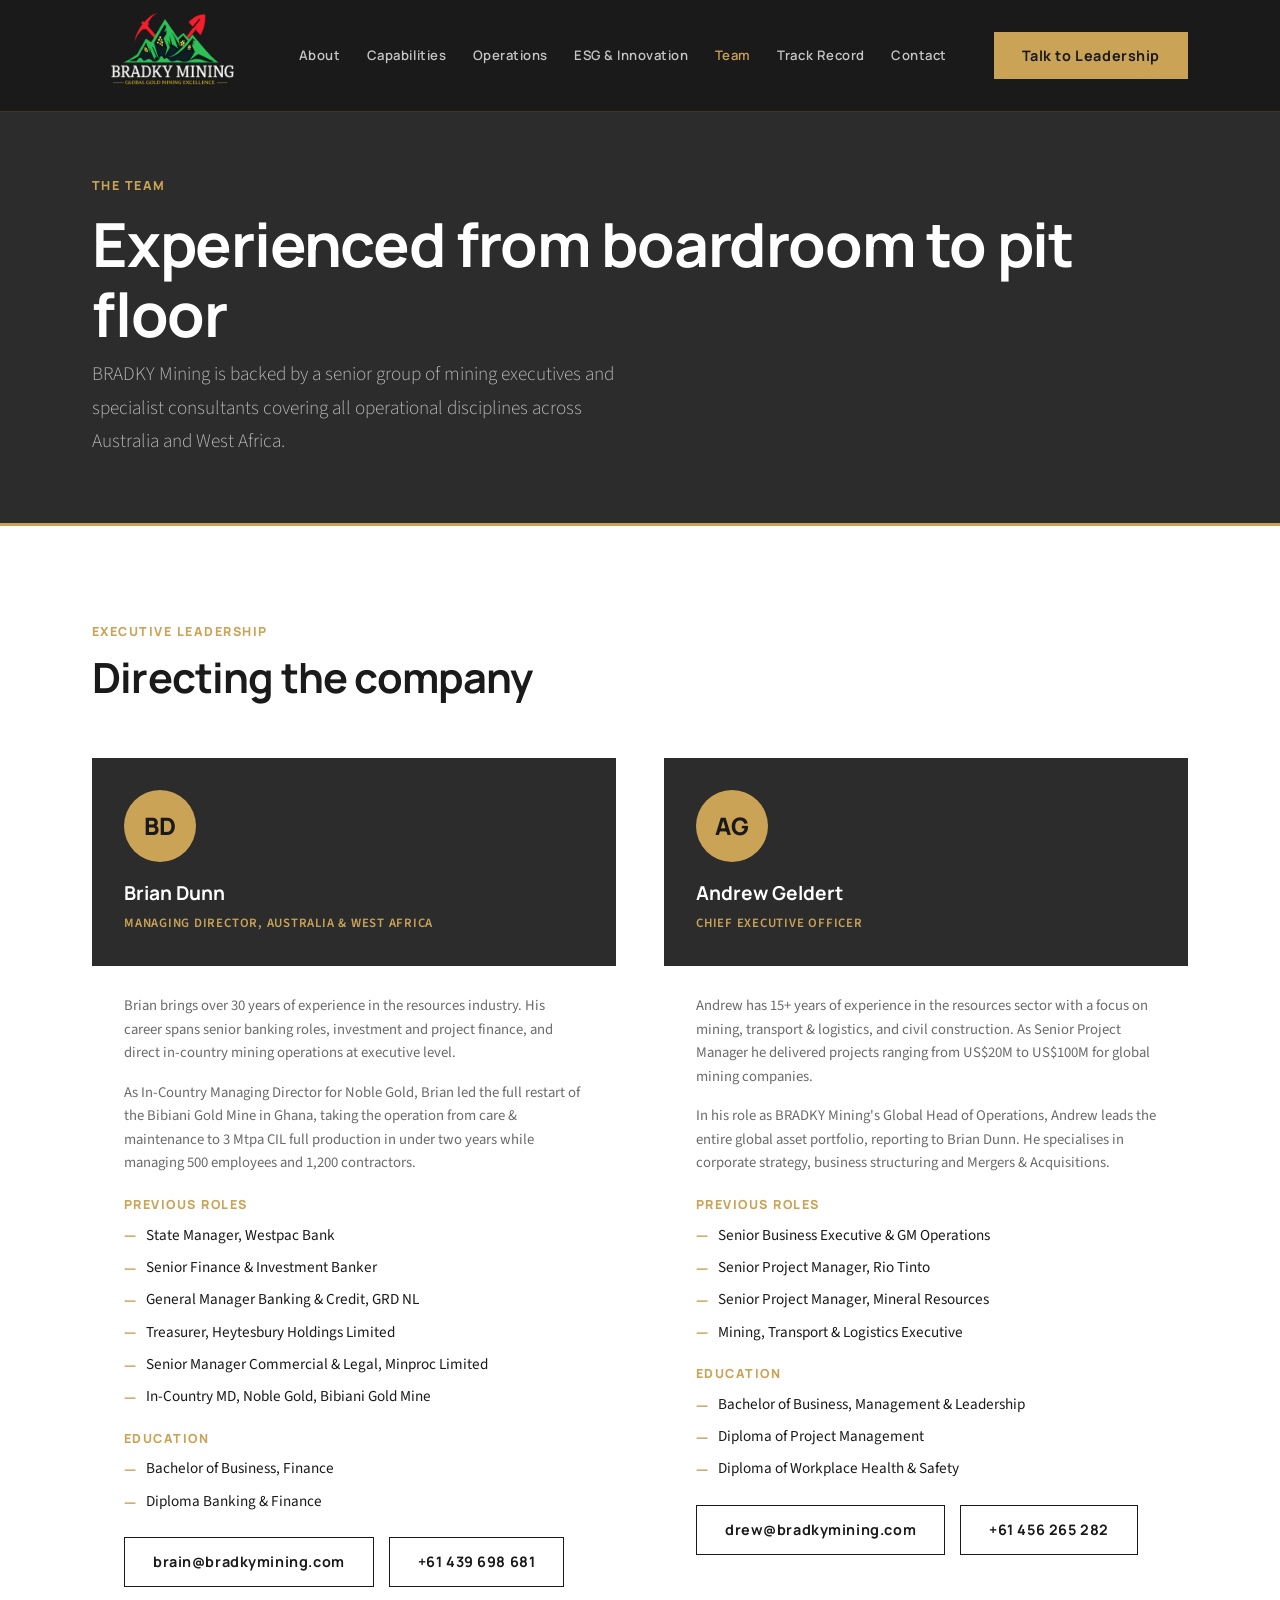
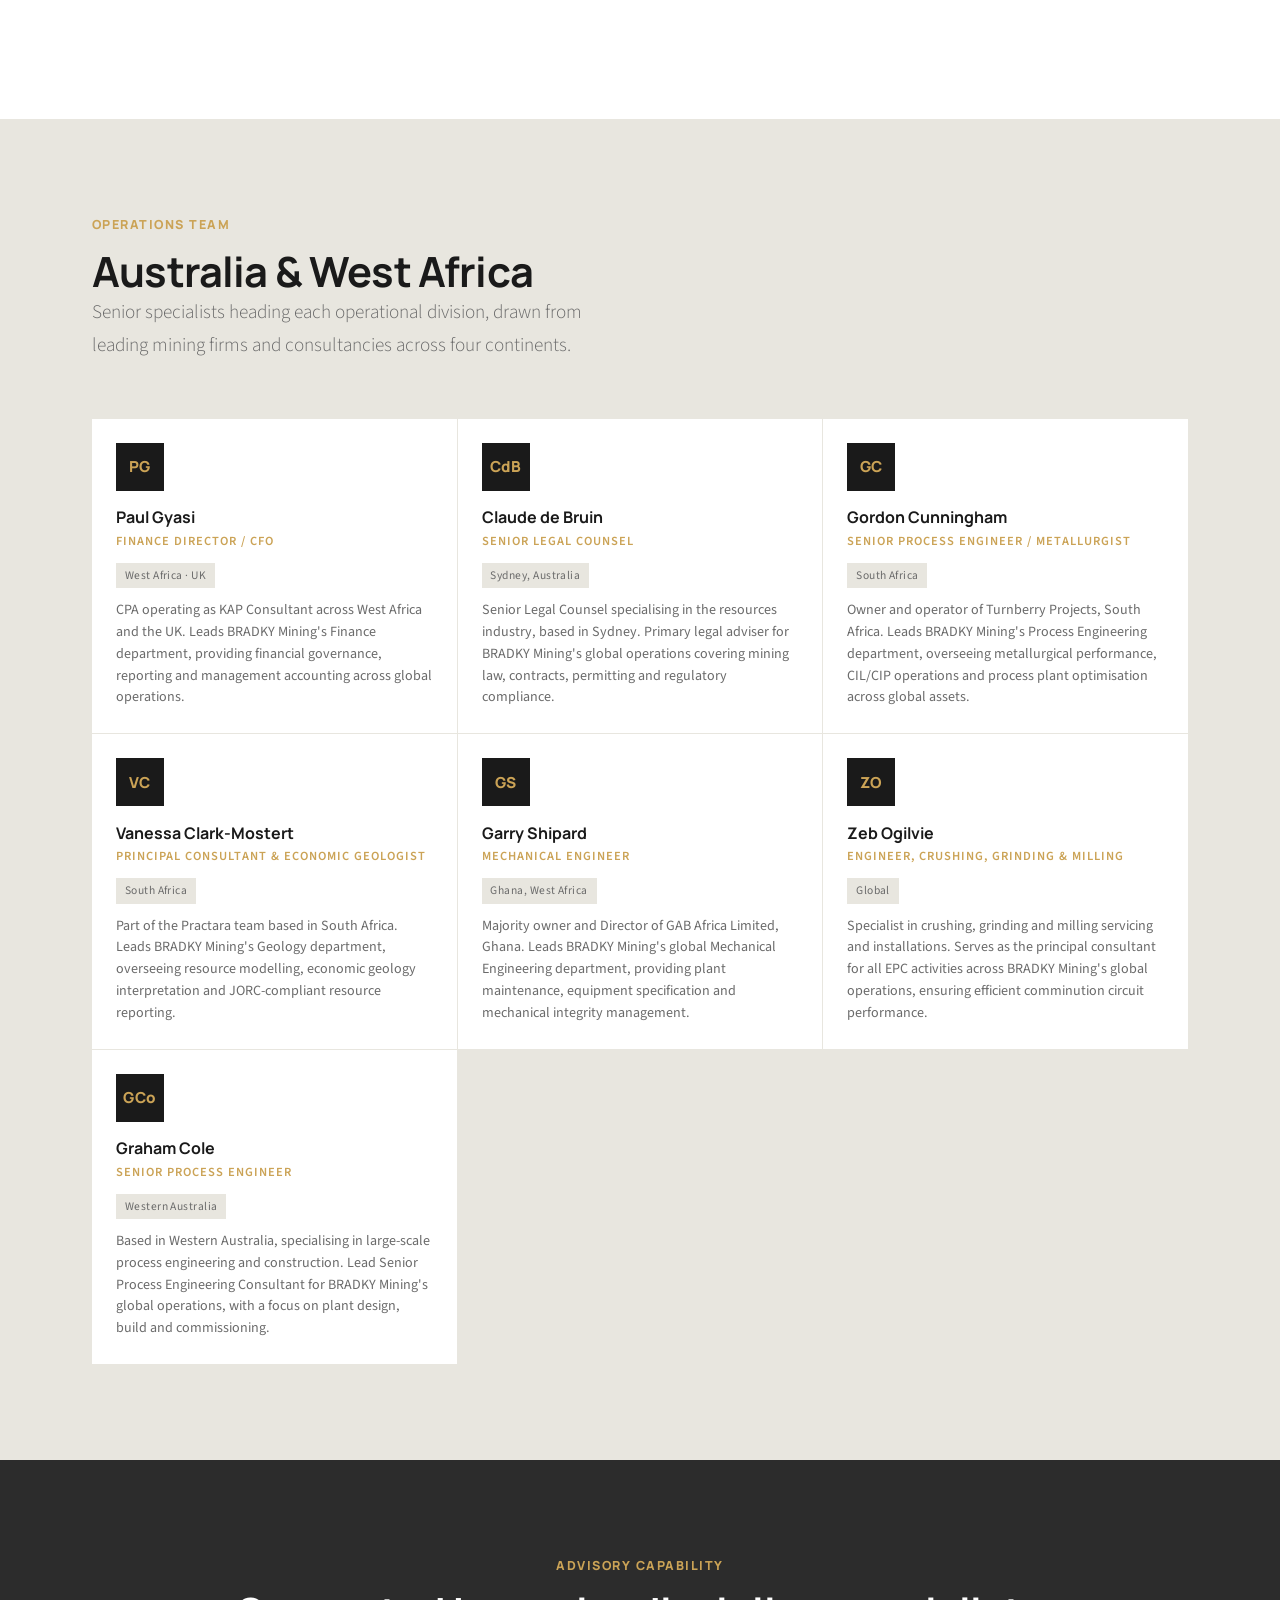
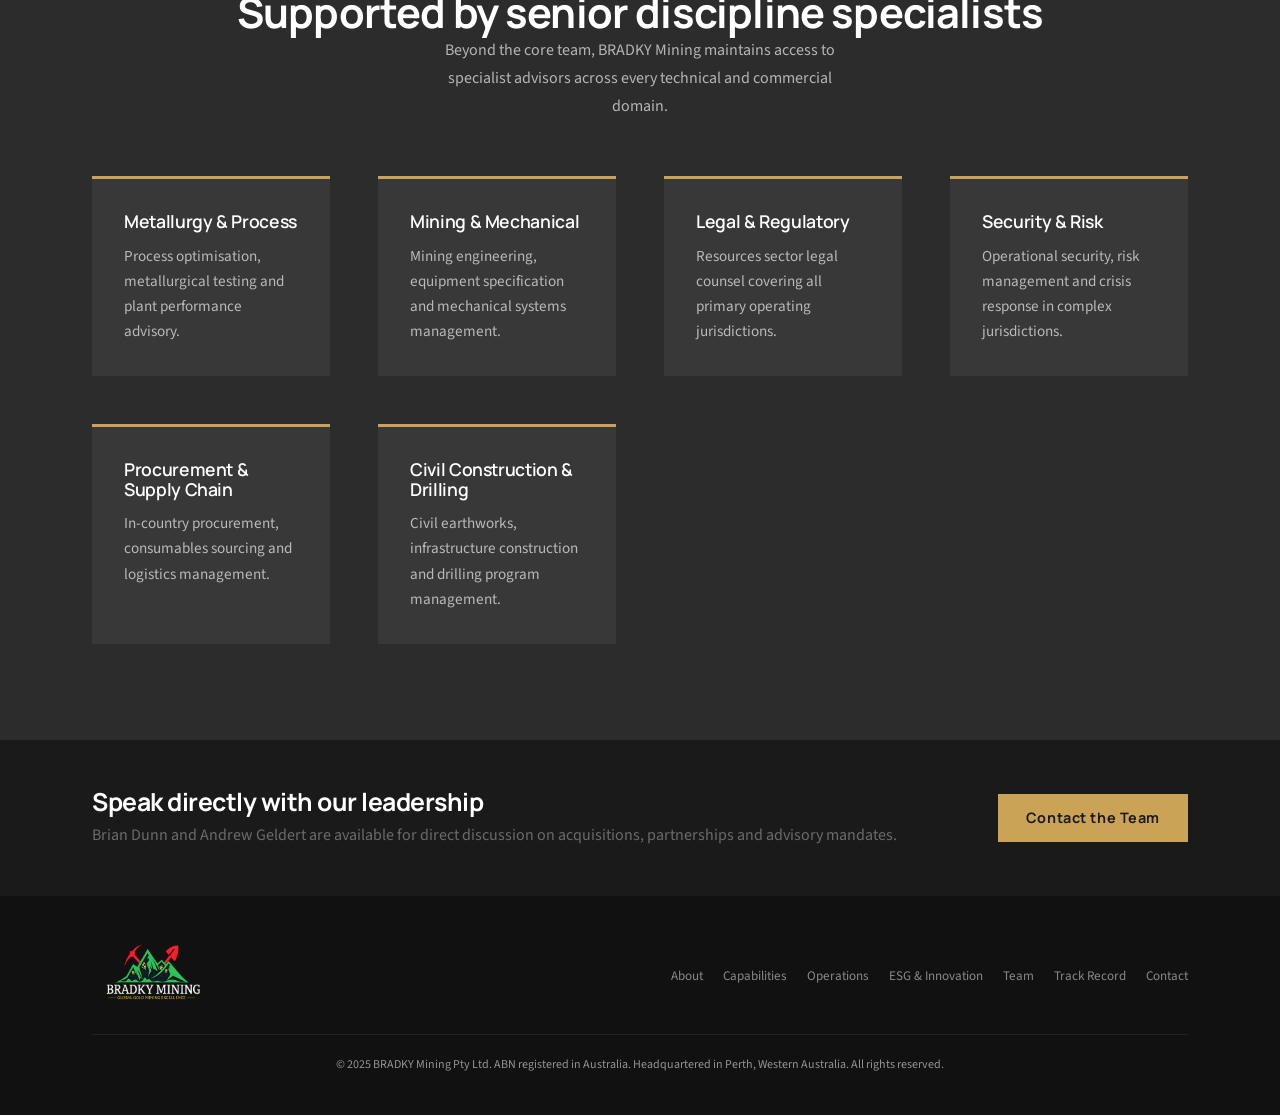
<file: team.html>
<!DOCTYPE html>
<html lang="en">
<head>
  <meta charset="UTF-8">
  <meta name="viewport" content="width=device-width, initial-scale=1.0">
  <title>Team: BRADKY Mining Pty Ltd</title>
  <meta name="description" content="BRADKY Mining's senior operations team includes experienced professionals in mine production, geology, engineering, metallurgy, finance and legal across Australia and West Africa.">
  <link rel="canonical" href="https://bradkymining.com/team.html">
  <meta property="og:type" content="website">
  <meta property="og:url" content="https://bradkymining.com/team.html">
  <meta property="og:title" content="Team: BRADKY Mining Pty Ltd">
  <meta property="og:description" content="BRADKY Mining's senior operations team includes experienced professionals in mine production, geology, engineering, metallurgy, finance and legal across Australia and West Africa.">
  <meta property="og:image" content="https://bradkymining.com/assets/bradky-mining-logo.png">
  <link rel="stylesheet" href="css/style.css">
</head>
<body>

<nav class="nav">
  <div class="nav__inner">
    <a href="index.html" class="nav__logo" aria-label="BRADKY Mining home">
      <img src="assets/bradky-mining-logo.png" class="brand-logo brand-logo--nav" alt="" aria-hidden="true">
      <span class="sr-only">BRADKY Mining Pty Ltd</span>
    </a>
    <ul class="nav__links" id="navLinks">
      <li><a href="about.html">About</a></li>
      <li><a href="capabilities.html">Capabilities</a></li>
      <li><a href="operations.html">Operations</a></li>
      <li><a href="esg.html">ESG &amp; Innovation</a></li>
      <li><a href="team.html" class="active">Team</a></li>
      <li><a href="track-record.html">Track Record</a></li>
      <li><a href="contact.html">Contact</a></li>
    </ul>
    <div class="nav__cta">
      <a href="contact.html" class="btn btn--gold">Talk to Leadership</a>
    </div>
    <button class="nav__hamburger" id="hamburger" aria-label="Open menu">
      <span></span><span></span><span></span>
    </button>
  </div>
</nav>

<div class="page-hero">
  <div class="container">
    <span class="eyebrow">The Team</span>
    <h1>Experienced from boardroom to pit floor</h1>
    <p class="lead">BRADKY Mining is backed by a senior group of mining executives and specialist consultants covering all operational disciplines across Australia and West Africa.</p>
  </div>
</div>

<!-- ── Executive Directors ──────────────────────────────────── -->
<section class="section section--white">
  <div class="container">
    <div class="section-header">
      <span class="eyebrow">Executive Leadership</span>
      <h2>Directing the company</h2>
    </div>

    <div class="grid-2">

      <!-- Brian Dunn -->
      <div class="bio-card">
        <div class="bio-card__head">
          <div class="bio-card__avatar">BD</div>
          <div class="bio-card__name">Brian Dunn</div>
          <div class="bio-card__role">Managing Director, Australia &amp; West Africa</div>
        </div>
        <div class="bio-card__body">
          <p>Brian brings over 30 years of experience in the resources industry. His career spans senior banking roles, investment and project finance, and direct in-country mining operations at executive level.</p>
          <p>As In-Country Managing Director for Noble Gold, Brian led the full restart of the Bibiani Gold Mine in Ghana, taking the operation from care &amp; maintenance to 3 Mtpa CIL full production in under two years while managing 500 employees and 1,200 contractors.</p>
          <div style="margin-top:1.25rem">
            <span class="eyebrow" style="margin-bottom:0.5rem">Previous Roles</span>
            <ul class="check-list">
              <li>State Manager, Westpac Bank</li>
              <li>Senior Finance &amp; Investment Banker</li>
              <li>General Manager Banking &amp; Credit, GRD NL</li>
              <li>Treasurer, Heytesbury Holdings Limited</li>
              <li>Senior Manager Commercial &amp; Legal, Minproc Limited</li>
              <li>In-Country MD, Noble Gold, Bibiani Gold Mine</li>
            </ul>
          </div>
          <div style="margin-top:1.25rem">
            <span class="eyebrow" style="margin-bottom:0.5rem">Education</span>
            <ul class="check-list">
              <li>Bachelor of Business, Finance</li>
              <li>Diploma Banking &amp; Finance</li>
            </ul>
          </div>
          <div class="mt-3">
            <a href="mailto:brain@bradkymining.com" class="btn btn--outline-dark" style="margin-right:0.75rem; margin-bottom:0.5rem">brain@bradkymining.com</a>
            <a href="tel:+61439698681" class="btn btn--outline-dark">+61 439 698 681</a>
          </div>
        </div>
      </div>

      <!-- Andrew Geldert -->
      <div class="bio-card">
        <div class="bio-card__head">
          <div class="bio-card__avatar">AG</div>
          <div class="bio-card__name">Andrew Geldert</div>
          <div class="bio-card__role">Chief Executive Officer</div>
        </div>
        <div class="bio-card__body">
          <p>Andrew has 15+ years of experience in the resources sector with a focus on mining, transport &amp; logistics, and civil construction. As Senior Project Manager he delivered projects ranging from US$20M to US$100M for global mining companies.</p>
          <p>In his role as BRADKY Mining's Global Head of Operations, Andrew leads the entire global asset portfolio, reporting to Brian Dunn. He specialises in corporate strategy, business structuring and Mergers &amp; Acquisitions.</p>
          <div style="margin-top:1.25rem">
            <span class="eyebrow" style="margin-bottom:0.5rem">Previous Roles</span>
            <ul class="check-list">
              <li>Senior Business Executive &amp; GM Operations</li>
              <li>Senior Project Manager, Rio Tinto</li>
              <li>Senior Project Manager, Mineral Resources</li>
              <li>Mining, Transport &amp; Logistics Executive</li>
            </ul>
          </div>
          <div style="margin-top:1.25rem">
            <span class="eyebrow" style="margin-bottom:0.5rem">Education</span>
            <ul class="check-list">
              <li>Bachelor of Business, Management &amp; Leadership</li>
              <li>Diploma of Project Management</li>
              <li>Diploma of Workplace Health &amp; Safety</li>
            </ul>
          </div>
          <div class="mt-3">
            <a href="mailto:drew@bradkymining.com" class="btn btn--outline-dark" style="margin-right:0.75rem; margin-bottom:0.5rem">drew@bradkymining.com</a>
            <a href="tel:+61456265282" class="btn btn--outline-dark">+61 456 265 282</a>
          </div>
        </div>
      </div>
    </div>
  </div>
</section>

<!-- ── Operations Team Roster ───────────────────────────────── -->
<section class="section section--stone">
  <div class="container">
    <div class="section-header">
      <span class="eyebrow">Operations Team</span>
      <h2>Australia &amp; West Africa</h2>
      <p class="lead">Senior specialists heading each operational division, drawn from leading mining firms and consultancies across four continents.</p>
    </div>

    <div class="team-grid">

      <div class="team-member">
        <div class="team-member__initials">PG</div>
        <div class="team-member__name">Paul Gyasi</div>
        <div class="team-member__discipline">Finance Director / CFO</div>
        <div class="team-member__region">West Africa · UK</div>
        <p class="team-member__bio">CPA operating as KAP Consultant across West Africa and the UK. Leads BRADKY Mining's Finance department, providing financial governance, reporting and management accounting across global operations.</p>
      </div>

      <div class="team-member">
        <div class="team-member__initials">CdB</div>
        <div class="team-member__name">Claude de Bruin</div>
        <div class="team-member__discipline">Senior Legal Counsel</div>
        <div class="team-member__region">Sydney, Australia</div>
        <p class="team-member__bio">Senior Legal Counsel specialising in the resources industry, based in Sydney. Primary legal adviser for BRADKY Mining's global operations covering mining law, contracts, permitting and regulatory compliance.</p>
      </div>

      <div class="team-member">
        <div class="team-member__initials">GC</div>
        <div class="team-member__name">Gordon Cunningham</div>
        <div class="team-member__discipline">Senior Process Engineer / Metallurgist</div>
        <div class="team-member__region">South Africa</div>
        <p class="team-member__bio">Owner and operator of Turnberry Projects, South Africa. Leads BRADKY Mining's Process Engineering department, overseeing metallurgical performance, CIL/CIP operations and process plant optimisation across global assets.</p>
      </div>

      <div class="team-member">
        <div class="team-member__initials">VC</div>
        <div class="team-member__name">Vanessa Clark-Mostert</div>
        <div class="team-member__discipline">Principal Consultant &amp; Economic Geologist</div>
        <div class="team-member__region">South Africa</div>
        <p class="team-member__bio">Part of the Practara team based in South Africa. Leads BRADKY Mining's Geology department, overseeing resource modelling, economic geology interpretation and JORC-compliant resource reporting.</p>
      </div>

      <div class="team-member">
        <div class="team-member__initials">GS</div>
        <div class="team-member__name">Garry Shipard</div>
        <div class="team-member__discipline">Mechanical Engineer</div>
        <div class="team-member__region">Ghana, West Africa</div>
        <p class="team-member__bio">Majority owner and Director of GAB Africa Limited, Ghana. Leads BRADKY Mining's global Mechanical Engineering department, providing plant maintenance, equipment specification and mechanical integrity management.</p>
      </div>

      <div class="team-member">
        <div class="team-member__initials">ZO</div>
        <div class="team-member__name">Zeb Ogilvie</div>
        <div class="team-member__discipline">Engineer, Crushing, Grinding &amp; Milling</div>
        <div class="team-member__region">Global</div>
        <p class="team-member__bio">Specialist in crushing, grinding and milling servicing and installations. Serves as the principal consultant for all EPC activities across BRADKY Mining's global operations, ensuring efficient comminution circuit performance.</p>
      </div>

      <div class="team-member">
        <div class="team-member__initials">GCo</div>
        <div class="team-member__name">Graham Cole</div>
        <div class="team-member__discipline">Senior Process Engineer</div>
        <div class="team-member__region">Western Australia</div>
        <p class="team-member__bio">Based in Western Australia, specialising in large-scale process engineering and construction. Lead Senior Process Engineering Consultant for BRADKY Mining's global operations, with a focus on plant design, build and commissioning.</p>
      </div>

    </div>
  </div>
</section>

<!-- ── Advisory Capability ──────────────────────────────────── -->
<section class="section section--dark">
  <div class="container">
    <div class="section-header centered">
      <span class="eyebrow">Advisory Capability</span>
      <h2 class="text-white">Supported by senior discipline specialists</h2>
      <p style="color:rgba(255,255,255,0.65); max-width:55ch; margin-inline:auto; line-height:1.75">Beyond the core team, BRADKY Mining maintains access to specialist advisors across every technical and commercial domain.</p>
    </div>

    <div class="grid-4">
      <div class="card card--dark">
        <h4>Metallurgy &amp; Process</h4>
        <p>Process optimisation, metallurgical testing and plant performance advisory.</p>
      </div>
      <div class="card card--dark">
        <h4>Mining &amp; Mechanical</h4>
        <p>Mining engineering, equipment specification and mechanical systems management.</p>
      </div>
      <div class="card card--dark">
        <h4>Legal &amp; Regulatory</h4>
        <p>Resources sector legal counsel covering all primary operating jurisdictions.</p>
      </div>
      <div class="card card--dark">
        <h4>Security &amp; Risk</h4>
        <p>Operational security, risk management and crisis response in complex jurisdictions.</p>
      </div>
      <div class="card card--dark">
        <h4>Procurement &amp; Supply Chain</h4>
        <p>In-country procurement, consumables sourcing and logistics management.</p>
      </div>
      <div class="card card--dark">
        <h4>Civil Construction &amp; Drilling</h4>
        <p>Civil earthworks, infrastructure construction and drilling program management.</p>
      </div>
    </div>
  </div>
</section>

<section class="section section--charcoal" style="padding-block:3rem">
  <div class="container" style="display:flex; flex-wrap:wrap; align-items:center; justify-content:space-between; gap:1.5rem">
    <div>
      <h3 class="text-white" style="margin-bottom:0.35rem">Speak directly with our leadership</h3>
      <p class="text-slate">Brian Dunn and Andrew Geldert are available for direct discussion on acquisitions, partnerships and advisory mandates.</p>
    </div>
    <a href="contact.html" class="btn btn--gold">Contact the Team</a>
  </div>
</section>

<footer class="footer">
  <div class="container">
    <div class="footer__inner">
      <a href="index.html" class="footer__logo" aria-label="BRADKY Mining home">
        <img src="assets/bradky-mining-logo.png" class="brand-logo brand-logo--footer" alt="" aria-hidden="true">
        <span class="sr-only">BRADKY Mining Pty Ltd</span>
      </a>
      <nav class="footer__links">
        <a href="about.html">About</a>
        <a href="capabilities.html">Capabilities</a>
        <a href="operations.html">Operations</a>
        <a href="esg.html">ESG &amp; Innovation</a>
        <a href="team.html">Team</a>
        <a href="track-record.html">Track Record</a>
        <a href="contact.html">Contact</a>
      </nav>
    </div>
    <div class="footer__copy">
      &copy; 2025 BRADKY Mining Pty Ltd. ABN registered in Australia. Headquartered in Perth, Western Australia. All rights reserved.
    </div>
  </div>
</footer>

<script>
  document.getElementById('hamburger').addEventListener('click', () => {
    document.getElementById('navLinks').classList.toggle('open');
  });
</script>
</body>
</html>
</file>
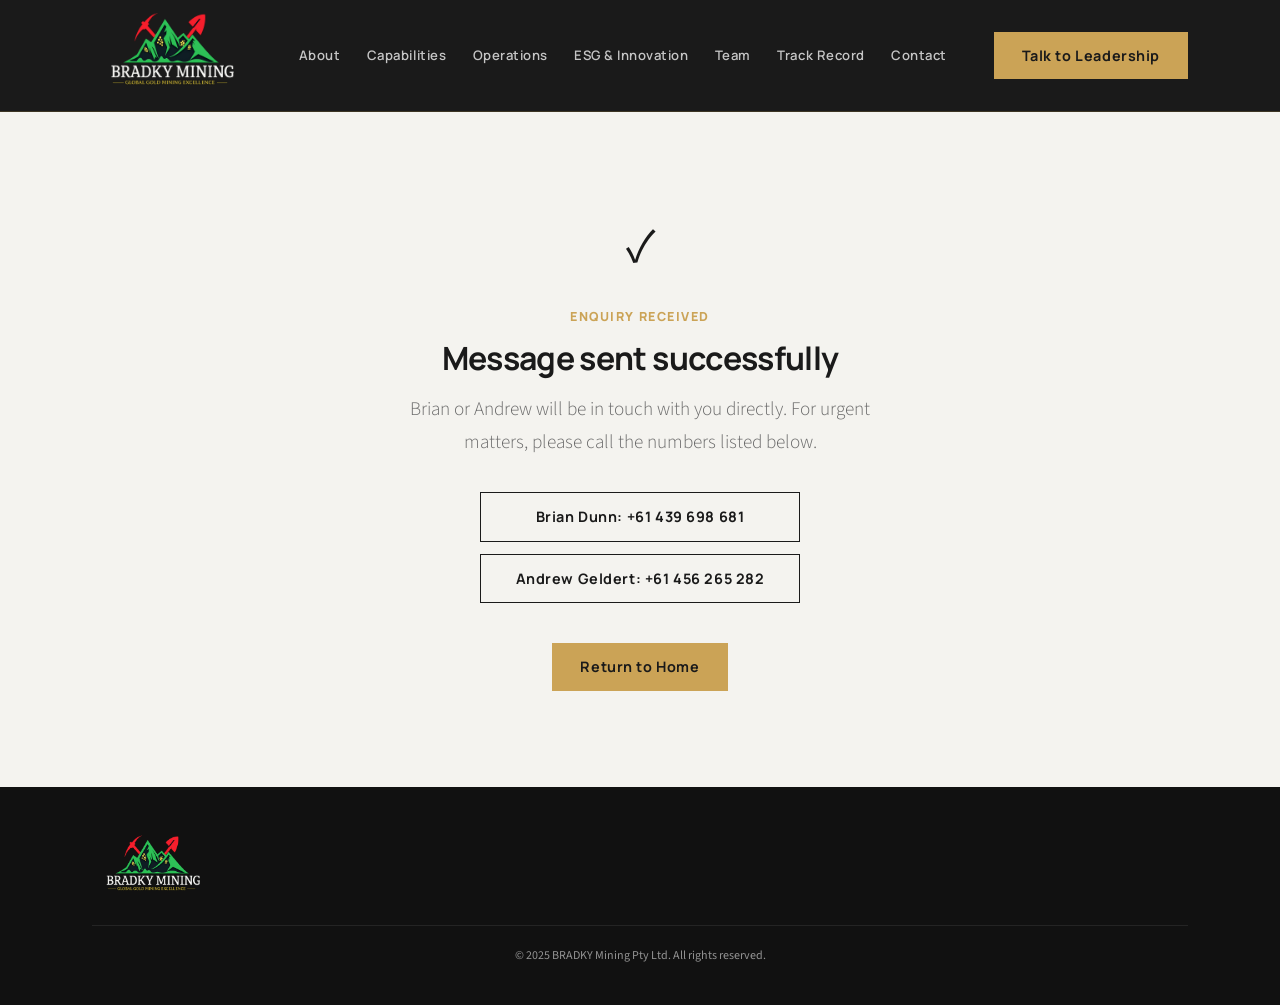
<file: thank-you.html>
<!DOCTYPE html>
<html lang="en">
<head>
  <meta charset="UTF-8">
  <meta name="viewport" content="width=device-width, initial-scale=1.0">
  <title>Message Received: BRADKY Mining Pty Ltd</title>
  <meta name="robots" content="noindex">
  <link rel="stylesheet" href="css/style.css">
</head>
<body>

<nav class="nav">
  <div class="nav__inner">
    <a href="index.html" class="nav__logo" aria-label="BRADKY Mining home">
      <img src="assets/bradky-mining-logo.png" class="brand-logo brand-logo--nav" alt="" aria-hidden="true">
      <span class="sr-only">BRADKY Mining Pty Ltd</span>
    </a>
    <ul class="nav__links" id="navLinks">
      <li><a href="about.html">About</a></li>
      <li><a href="capabilities.html">Capabilities</a></li>
      <li><a href="operations.html">Operations</a></li>
      <li><a href="esg.html">ESG &amp; Innovation</a></li>
      <li><a href="team.html">Team</a></li>
      <li><a href="track-record.html">Track Record</a></li>
      <li><a href="contact.html">Contact</a></li>
    </ul>
    <div class="nav__cta">
      <a href="contact.html" class="btn btn--gold">Talk to Leadership</a>
    </div>
    <button class="nav__hamburger" id="hamburger" aria-label="Open menu">
      <span></span><span></span><span></span>
    </button>
  </div>
</nav>

<section class="section flex-center" style="min-height:60vh; text-align:center">
  <div class="container" style="max-width:560px">
    <div style="font-size:3rem; margin-bottom:1.25rem">✓</div>
    <span class="eyebrow">Enquiry Received</span>
    <h1 style="font-size:2rem; margin-bottom:1rem">Message sent successfully</h1>
    <p class="lead" style="margin-inline:auto">Brian or Andrew will be in touch with you directly. For urgent matters, please call the numbers listed below.</p>

    <div style="display:flex; flex-direction:column; gap:0.75rem; margin-top:2rem; margin-inline:auto; max-width:320px">
      <a href="tel:+61439698681" class="btn btn--outline-dark" style="justify-content:center">Brian Dunn: +61 439 698 681</a>
      <a href="tel:+61456265282" class="btn btn--outline-dark" style="justify-content:center">Andrew Geldert: +61 456 265 282</a>
    </div>

    <div style="margin-top:2.5rem">
      <a href="index.html" class="btn btn--gold">Return to Home</a>
    </div>
  </div>
</section>

<footer class="footer">
  <div class="container">
    <div class="footer__inner">
      <a href="index.html" class="footer__logo" aria-label="BRADKY Mining home">
        <img src="assets/bradky-mining-logo.png" class="brand-logo brand-logo--footer" alt="" aria-hidden="true">
        <span class="sr-only">BRADKY Mining Pty Ltd</span>
      </a>
    </div>
    <div class="footer__copy">
      &copy; 2025 BRADKY Mining Pty Ltd. All rights reserved.
    </div>
  </div>
</footer>

<script>
  document.getElementById('hamburger').addEventListener('click', () => {
    document.getElementById('navLinks').classList.toggle('open');
  });
</script>
</body>
</html>
</file>
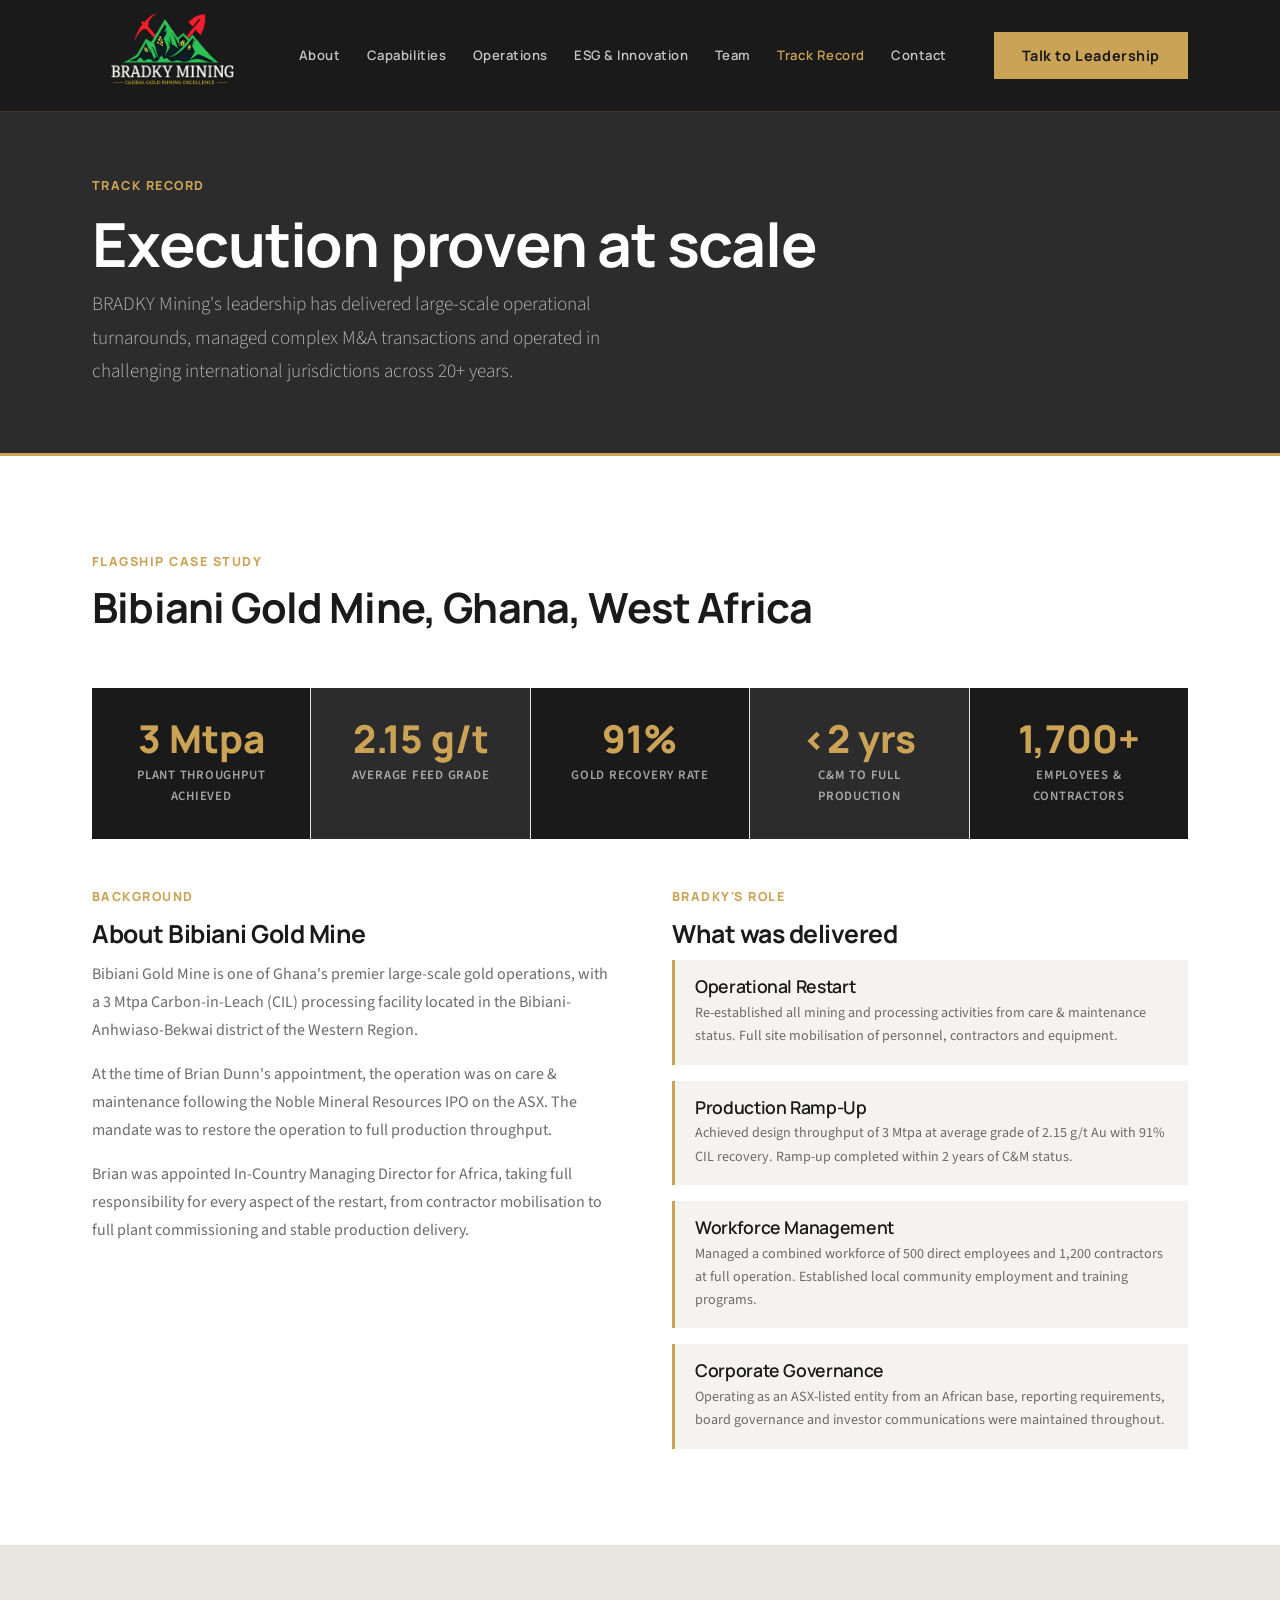
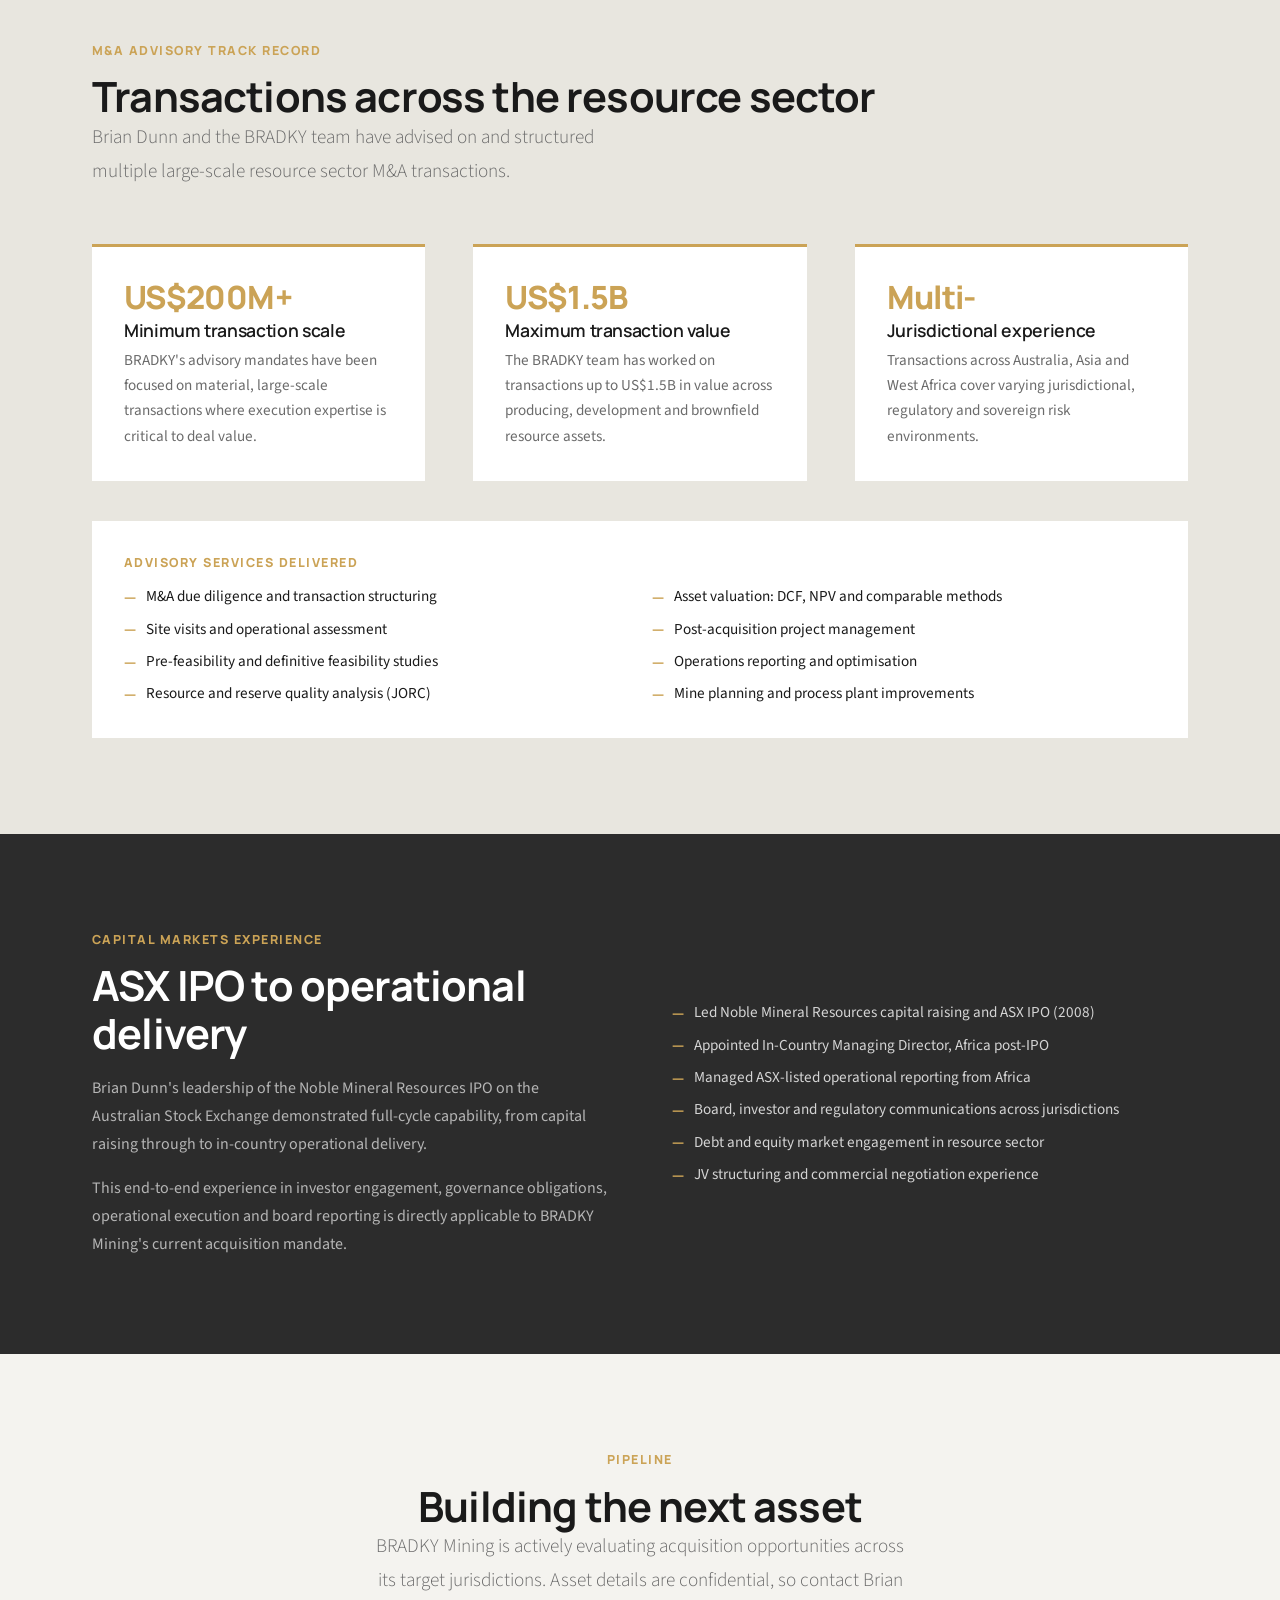
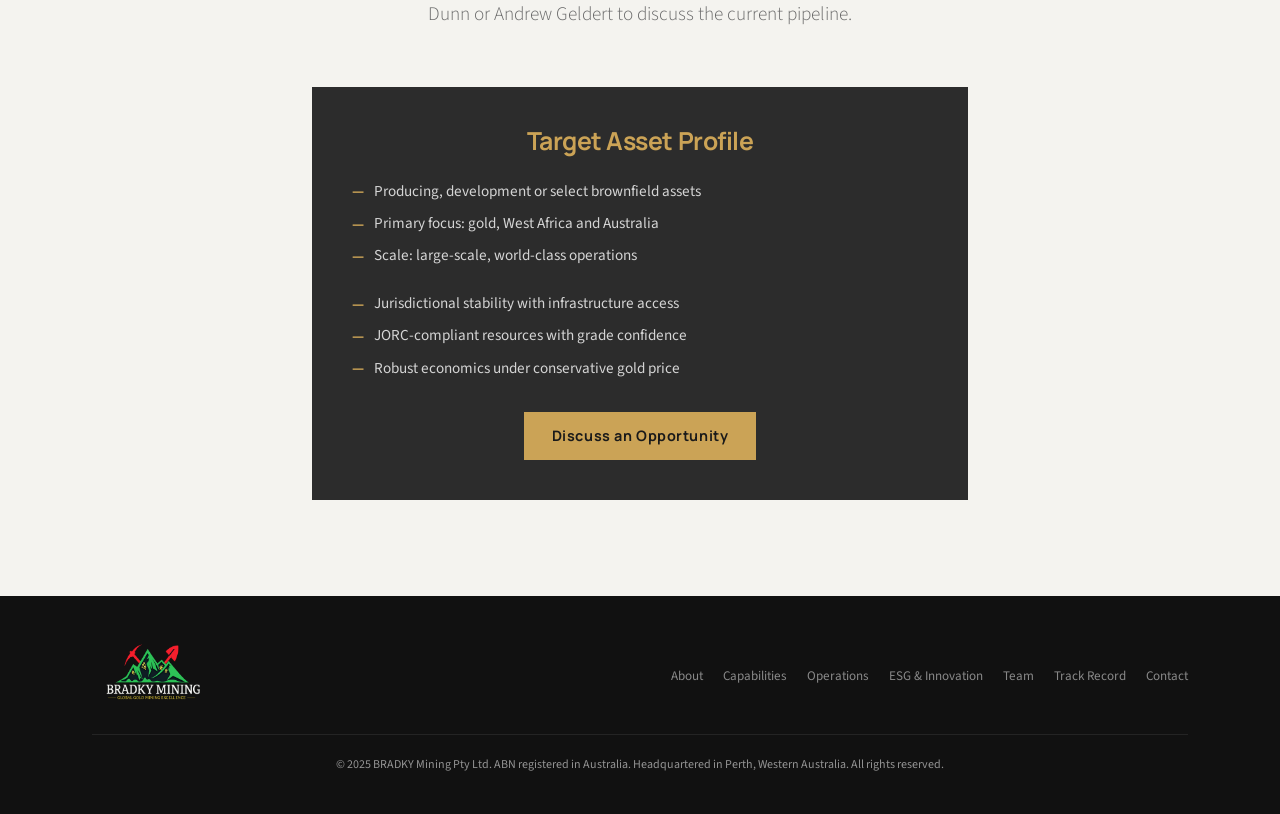
<file: track-record.html>
<!DOCTYPE html>
<html lang="en">
<head>
  <meta charset="UTF-8">
  <meta name="viewport" content="width=device-width, initial-scale=1.0">
  <title>Track Record: BRADKY Mining Pty Ltd</title>
  <meta name="description" content="BRADKY Mining's track record includes the Bibiani Gold Mine restart, M&A advisory history, and the operational credentials behind the team.">
  <link rel="canonical" href="https://bradkymining.com/track-record.html">
  <meta property="og:type" content="website">
  <meta property="og:url" content="https://bradkymining.com/track-record.html">
  <meta property="og:title" content="Track Record: BRADKY Mining Pty Ltd">
  <meta property="og:description" content="BRADKY Mining's track record includes the Bibiani Gold Mine restart, M&amp;A advisory history, and the operational credentials behind the team.">
  <meta property="og:image" content="https://bradkymining.com/assets/bradky-mining-logo.png">
  <link rel="stylesheet" href="css/style.css">
</head>
<body>

<nav class="nav">
  <div class="nav__inner">
    <a href="index.html" class="nav__logo" aria-label="BRADKY Mining home">
      <img src="assets/bradky-mining-logo.png" class="brand-logo brand-logo--nav" alt="" aria-hidden="true">
      <span class="sr-only">BRADKY Mining Pty Ltd</span>
    </a>
    <ul class="nav__links" id="navLinks">
      <li><a href="about.html">About</a></li>
      <li><a href="capabilities.html">Capabilities</a></li>
      <li><a href="operations.html">Operations</a></li>
      <li><a href="esg.html">ESG &amp; Innovation</a></li>
      <li><a href="team.html">Team</a></li>
      <li><a href="track-record.html" class="active">Track Record</a></li>
      <li><a href="contact.html">Contact</a></li>
    </ul>
    <div class="nav__cta">
      <a href="contact.html" class="btn btn--gold">Talk to Leadership</a>
    </div>
    <button class="nav__hamburger" id="hamburger" aria-label="Open menu">
      <span></span><span></span><span></span>
    </button>
  </div>
</nav>

<div class="page-hero">
  <div class="container">
    <span class="eyebrow">Track Record</span>
    <h1>Execution proven at scale</h1>
    <p class="lead">BRADKY Mining's leadership has delivered large-scale operational turnarounds, managed complex M&amp;A transactions and operated in challenging international jurisdictions across 20+ years.</p>
  </div>
</div>

<!-- ── Bibiani Case Study ────────────────────────────────────── -->
<section class="section section--white">
  <div class="container">
    <div class="section-header">
      <span class="eyebrow">Flagship Case Study</span>
      <h2>Bibiani Gold Mine, Ghana, West Africa</h2>
    </div>

    <!-- Key Metrics -->
    <div style="display:grid; grid-template-columns:repeat(auto-fit, minmax(180px,1fr)); gap:1px; background:var(--stone); margin-bottom:3rem">
      <div style="background:var(--charcoal); padding:2rem; text-align:center">
        <div style="font-family:'Manrope',sans-serif; font-size:2.4rem; font-weight:800; color:var(--gold); line-height:1">3 Mtpa</div>
        <div style="font-size:0.8rem; font-weight:600; color:rgba(255,255,255,0.6); text-transform:uppercase; letter-spacing:0.06em; margin-top:0.4rem">Plant throughput achieved</div>
      </div>
      <div style="background:var(--graphite); padding:2rem; text-align:center">
        <div style="font-family:'Manrope',sans-serif; font-size:2.4rem; font-weight:800; color:var(--gold); line-height:1">2.15 g/t</div>
        <div style="font-size:0.8rem; font-weight:600; color:rgba(255,255,255,0.6); text-transform:uppercase; letter-spacing:0.06em; margin-top:0.4rem">Average feed grade</div>
      </div>
      <div style="background:var(--charcoal); padding:2rem; text-align:center">
        <div style="font-family:'Manrope',sans-serif; font-size:2.4rem; font-weight:800; color:var(--gold); line-height:1">91%</div>
        <div style="font-size:0.8rem; font-weight:600; color:rgba(255,255,255,0.6); text-transform:uppercase; letter-spacing:0.06em; margin-top:0.4rem">Gold recovery rate</div>
      </div>
      <div style="background:var(--graphite); padding:2rem; text-align:center">
        <div style="font-family:'Manrope',sans-serif; font-size:2.4rem; font-weight:800; color:var(--gold); line-height:1">&lt;2 yrs</div>
        <div style="font-size:0.8rem; font-weight:600; color:rgba(255,255,255,0.6); text-transform:uppercase; letter-spacing:0.06em; margin-top:0.4rem">C&amp;M to full production</div>
      </div>
      <div style="background:var(--charcoal); padding:2rem; text-align:center">
        <div style="font-family:'Manrope',sans-serif; font-size:2.4rem; font-weight:800; color:var(--gold); line-height:1">1,700+</div>
        <div style="font-size:0.8rem; font-weight:600; color:rgba(255,255,255,0.6); text-transform:uppercase; letter-spacing:0.06em; margin-top:0.4rem">Employees &amp; contractors</div>
      </div>
    </div>

    <div class="grid-2" style="align-items:start; gap:clamp(2rem,6vw,4rem)">

      <div>
        <span class="eyebrow">Background</span>
        <h3 style="margin-bottom:0.75rem">About Bibiani Gold Mine</h3>
        <p style="color:var(--slate); line-height:1.75; margin-bottom:1rem">Bibiani Gold Mine is one of Ghana's premier large-scale gold operations, with a 3 Mtpa Carbon-in-Leach (CIL) processing facility located in the Bibiani-Anhwiaso-Bekwai district of the Western Region.</p>
        <p style="color:var(--slate); line-height:1.75; margin-bottom:1rem">At the time of Brian Dunn's appointment, the operation was on care &amp; maintenance following the Noble Mineral Resources IPO on the ASX. The mandate was to restore the operation to full production throughput.</p>
        <p style="color:var(--slate); line-height:1.75">Brian was appointed In-Country Managing Director for Africa, taking full responsibility for every aspect of the restart, from contractor mobilisation to full plant commissioning and stable production delivery.</p>
      </div>

      <div>
        <span class="eyebrow">BRADKY's Role</span>
        <h3 style="margin-bottom:0.75rem">What was delivered</h3>

        <div style="display:flex; flex-direction:column; gap:1rem">
          <div style="padding:1rem 1.25rem; border-left:3px solid var(--gold); background:var(--offwhite)">
            <h4 style="margin-bottom:0.35rem">Operational Restart</h4>
            <p class="text-small text-slate">Re-established all mining and processing activities from care &amp; maintenance status. Full site mobilisation of personnel, contractors and equipment.</p>
          </div>
          <div style="padding:1rem 1.25rem; border-left:3px solid var(--gold); background:var(--offwhite)">
            <h4 style="margin-bottom:0.35rem">Production Ramp-Up</h4>
            <p class="text-small text-slate">Achieved design throughput of 3 Mtpa at average grade of 2.15 g/t Au with 91% CIL recovery. Ramp-up completed within 2 years of C&amp;M status.</p>
          </div>
          <div style="padding:1rem 1.25rem; border-left:3px solid var(--gold); background:var(--offwhite)">
            <h4 style="margin-bottom:0.35rem">Workforce Management</h4>
            <p class="text-small text-slate">Managed a combined workforce of 500 direct employees and 1,200 contractors at full operation. Established local community employment and training programs.</p>
          </div>
          <div style="padding:1rem 1.25rem; border-left:3px solid var(--gold); background:var(--offwhite)">
            <h4 style="margin-bottom:0.35rem">Corporate Governance</h4>
            <p class="text-small text-slate">Operating as an ASX-listed entity from an African base, reporting requirements, board governance and investor communications were maintained throughout.</p>
          </div>
        </div>
      </div>
    </div>
  </div>
</section>

<!-- ── M&A Advisory ─────────────────────────────────────────── -->
<section class="section section--stone">
  <div class="container">
    <div class="section-header">
      <span class="eyebrow">M&amp;A Advisory Track Record</span>
      <h2>Transactions across the resource sector</h2>
      <p class="lead">Brian Dunn and the BRADKY team have advised on and structured multiple large-scale resource sector M&amp;A transactions.</p>
    </div>

    <div class="grid-3">
      <div class="card">
        <h3 style="color:var(--gold); font-size:2rem; font-weight:800; margin-bottom:0.25rem">US$200M+</h3>
        <h4 style="margin-bottom:0.5rem">Minimum transaction scale</h4>
        <p>BRADKY's advisory mandates have been focused on material, large-scale transactions where execution expertise is critical to deal value.</p>
      </div>
      <div class="card">
        <h3 style="color:var(--gold); font-size:2rem; font-weight:800; margin-bottom:0.25rem">US$1.5B</h3>
        <h4 style="margin-bottom:0.5rem">Maximum transaction value</h4>
        <p>The BRADKY team has worked on transactions up to US$1.5B in value across producing, development and brownfield resource assets.</p>
      </div>
      <div class="card">
        <h3 style="color:var(--gold); font-size:2rem; font-weight:800; margin-bottom:0.25rem">Multi-</h3>
        <h4 style="margin-bottom:0.5rem">Jurisdictional experience</h4>
        <p>Transactions across Australia, Asia and West Africa cover varying jurisdictional, regulatory and sovereign risk environments.</p>
      </div>
    </div>

    <div class="mt-4" style="margin-top:2.5rem; background:var(--white); padding:2rem">
      <span class="eyebrow">Advisory Services Delivered</span>
      <div class="grid-2" style="gap:1.5rem; margin-top:0.5rem">
        <ul class="check-list">
          <li>M&amp;A due diligence and transaction structuring</li>
          <li>Site visits and operational assessment</li>
          <li>Pre-feasibility and definitive feasibility studies</li>
          <li>Resource and reserve quality analysis (JORC)</li>
        </ul>
        <ul class="check-list">
          <li>Asset valuation: DCF, NPV and comparable methods</li>
          <li>Post-acquisition project management</li>
          <li>Operations reporting and optimisation</li>
          <li>Mine planning and process plant improvements</li>
        </ul>
      </div>
    </div>
  </div>
</section>

<!-- ── Capital Markets History ──────────────────────────────── -->
<section class="section section--dark">
  <div class="container">
    <div class="grid-2" style="align-items:center; gap:clamp(2rem,6vw,4rem)">
      <div>
        <span class="eyebrow">Capital Markets Experience</span>
        <h2 class="text-white">ASX IPO to operational delivery</h2>
        <p style="color:rgba(255,255,255,0.65); margin-top:1rem; line-height:1.75">Brian Dunn's leadership of the Noble Mineral Resources IPO on the Australian Stock Exchange demonstrated full-cycle capability, from capital raising through to in-country operational delivery.</p>
        <p style="color:rgba(255,255,255,0.65); margin-top:1rem; line-height:1.75">This end-to-end experience in investor engagement, governance obligations, operational execution and board reporting is directly applicable to BRADKY Mining's current acquisition mandate.</p>
      </div>
      <ul class="check-list check-list--dark">
        <li>Led Noble Mineral Resources capital raising and ASX IPO (2008)</li>
          <li>Appointed In-Country Managing Director, Africa post-IPO</li>
        <li>Managed ASX-listed operational reporting from Africa</li>
        <li>Board, investor and regulatory communications across jurisdictions</li>
        <li>Debt and equity market engagement in resource sector</li>
        <li>JV structuring and commercial negotiation experience</li>
      </ul>
    </div>
  </div>
</section>

<!-- ── Future Pipeline ──────────────────────────────────────── -->
<section class="section">
  <div class="container" style="max-width:720px">
    <div class="section-header centered">
      <span class="eyebrow">Pipeline</span>
      <h2>Building the next asset</h2>
      <p class="lead">BRADKY Mining is actively evaluating acquisition opportunities across its target jurisdictions. Asset details are confidential, so contact Brian Dunn or Andrew Geldert to discuss the current pipeline.</p>
    </div>

    <div style="background:var(--graphite); color:var(--white); padding:2.5rem; text-align:center">
      <h3 style="color:var(--gold); margin-bottom:0.75rem">Target Asset Profile</h3>
      <div class="grid-2" style="gap:1.5rem; margin-top:1.5rem; text-align:left">
        <ul class="check-list check-list--dark">
          <li>Producing, development or select brownfield assets</li>
          <li>Primary focus: gold, West Africa and Australia</li>
          <li>Scale: large-scale, world-class operations</li>
        </ul>
        <ul class="check-list check-list--dark">
          <li>Jurisdictional stability with infrastructure access</li>
          <li>JORC-compliant resources with grade confidence</li>
          <li>Robust economics under conservative gold price</li>
        </ul>
      </div>
      <div style="margin-top:2rem">
        <a href="contact.html" class="btn btn--gold">Discuss an Opportunity</a>
      </div>
    </div>
  </div>
</section>

<footer class="footer">
  <div class="container">
    <div class="footer__inner">
      <a href="index.html" class="footer__logo" aria-label="BRADKY Mining home">
        <img src="assets/bradky-mining-logo.png" class="brand-logo brand-logo--footer" alt="" aria-hidden="true">
        <span class="sr-only">BRADKY Mining Pty Ltd</span>
      </a>
      <nav class="footer__links">
        <a href="about.html">About</a>
        <a href="capabilities.html">Capabilities</a>
        <a href="operations.html">Operations</a>
        <a href="esg.html">ESG &amp; Innovation</a>
        <a href="team.html">Team</a>
        <a href="track-record.html">Track Record</a>
        <a href="contact.html">Contact</a>
      </nav>
    </div>
    <div class="footer__copy">
      &copy; 2025 BRADKY Mining Pty Ltd. ABN registered in Australia. Headquartered in Perth, Western Australia. All rights reserved.
    </div>
  </div>
</footer>

<script>
  document.getElementById('hamburger').addEventListener('click', () => {
    document.getElementById('navLinks').classList.toggle('open');
  });
</script>
</body>
</html>
</file>
<file: css/style.css>
/* ============================================================
   BRADKY MINING — Global Stylesheet
   Colors: Charcoal #1A1A1A | Graphite #2C2C2C | Gold #C8A44D
           Off-white #F4F3EF | Stone #E8E6DF | Slate #6B6B6B
   Fonts: Manrope (headings) | Source Sans 3 (body)
============================================================ */

@import url('https://fonts.googleapis.com/css2?family=Manrope:wght@400;600;700;800&family=Source+Sans+3:ital,wght@0,300;0,400;0,600;1,400&display=swap');

/* ── Reset & Base ─────────────────────────────────────────── */

*, *::before, *::after { box-sizing: border-box; margin: 0; padding: 0; }

html { scroll-behavior: smooth; font-size: 16px; }

body {
  font-family: 'Source Sans 3', system-ui, sans-serif;
  font-weight: 400;
  color: #1A1A1A;
  background: #F4F3EF;
  line-height: 1.65;
  -webkit-font-smoothing: antialiased;
}

img { display: block; max-width: 100%; }
a { color: inherit; text-decoration: none; }
ul { list-style: none; }

/* ── CSS Custom Properties ───────────────────────────────── */

:root {
  --gold:      #CBA356;
  --gold-dark: #A8853A;
  --charcoal:  #1A1A1A;
  --graphite:  #2C2C2C;
  --slate:     #6B6B6B;
  --stone:     #E8E6DF;
  --offwhite:  #F4F3EF;
  --white:     #FFFFFF;

  --nav-h: 112px;
  --max-w: 1160px;
  --gap:   clamp(1.5rem, 4vw, 3rem);
  --section-pad: clamp(3.5rem, 8vw, 6rem);
}

/* ── Typography ──────────────────────────────────────────── */

h1, h2, h3, h4, h5 {
  font-family: 'Manrope', sans-serif;
  font-weight: 700;
  line-height: 1.15;
  letter-spacing: -0.02em;
}

h1 { font-size: clamp(2.4rem, 5vw, 3.8rem); }
h2 { font-size: clamp(1.75rem, 3.5vw, 2.6rem); }
h3 { font-size: clamp(1.2rem, 2.5vw, 1.55rem); }
h4 { font-size: 1.1rem; font-weight: 600; }

.eyebrow {
  font-family: 'Manrope', sans-serif;
  font-size: 0.78rem;
  font-weight: 800;
  letter-spacing: 0.12em;
  text-transform: uppercase;
  color: var(--gold);
  margin-bottom: 0.75rem;
  display: block;
}

.lead {
  font-size: clamp(1.05rem, 2vw, 1.2rem);
  font-weight: 300;
  color: var(--slate);
  max-width: 60ch;
  line-height: 1.75;
}

/* ── Layout ──────────────────────────────────────────────── */

.container {
  width: 100%;
  max-width: var(--max-w);
  margin-inline: auto;
  padding-inline: clamp(1rem, 4vw, 2rem);
}

.section {
  padding-block: var(--section-pad);
}

.section--dark {
  background: var(--graphite);
  color: var(--white);
}

.section--charcoal {
  background: var(--charcoal);
  color: var(--white);
}

.section--stone {
  background: var(--stone);
}

.section--white {
  background: var(--white);
}

.grid-2 {
  display: grid;
  grid-template-columns: repeat(auto-fit, minmax(min(100%, 480px), 1fr));
  gap: var(--gap);
}

.grid-3 {
  display: grid;
  grid-template-columns: repeat(auto-fit, minmax(min(100%, 300px), 1fr));
  gap: var(--gap);
}

.grid-4 {
  display: grid;
  grid-template-columns: repeat(auto-fit, minmax(min(100%, 220px), 1fr));
  gap: var(--gap);
}

.flex-center {
  display: flex;
  align-items: center;
  justify-content: center;
}

.text-center { text-align: center; }

.section-header {
  margin-bottom: clamp(2rem, 5vw, 3.5rem);
}

.section-header.centered {
  text-align: center;
}

.section-header.centered .lead {
  margin-inline: auto;
}

/* ── Buttons ─────────────────────────────────────────────── */

.btn {
  display: inline-flex;
  align-items: center;
  gap: 0.5rem;
  padding: 0.75rem 1.75rem;
  font-family: 'Manrope', sans-serif;
  font-size: 0.9rem;
  font-weight: 700;
  letter-spacing: 0.04em;
  border: none;
  cursor: pointer;
  transition: all 0.2s ease;
  white-space: nowrap;
}

.btn--gold {
  background: var(--gold);
  color: var(--charcoal);
}

.btn--gold:hover {
  background: var(--gold-dark);
  transform: translateY(-1px);
}

.btn--outline {
  background: transparent;
  color: var(--white);
  border: 1.5px solid rgba(255,255,255,0.35);
}

.btn--outline:hover {
  border-color: var(--gold);
  color: var(--gold);
}

.btn--outline-dark {
  background: transparent;
  color: var(--charcoal);
  border: 1.5px solid var(--charcoal);
}

.btn--outline-dark:hover {
  background: var(--charcoal);
  color: var(--white);
}

/* ── Navigation ──────────────────────────────────────────── */

.nav {
  position: sticky;
  top: 0;
  z-index: 100;
  height: var(--nav-h);
  background: var(--charcoal);
  border-bottom: 1px solid rgba(200,164,77,0.2);
  display: flex;
  align-items: center;
}

.nav__inner {
  display: flex;
  align-items: center;
  justify-content: space-between;
  gap: 2rem;
  width: 100%;
  max-width: var(--max-w);
  margin-inline: auto;
  padding-inline: clamp(1rem, 4vw, 2rem);
}

.nav__logo {
  display: flex;
  flex-direction: column;
  align-items: center;
  gap: 0.18rem;
  padding-block: 0.25rem;
  color: var(--gold);
}

.brand-logo {
  display: block;
  line-height: 0;
}


.brand-logo--nav {
  width: clamp(7.5rem, 15vw, 10rem);
  height: auto;
}

.nav__links {
  display: flex;
  align-items: center;
  gap: 0.25rem;
}

.nav__links a {
  font-family: 'Manrope', sans-serif;
  font-size: 0.82rem;
  font-weight: 600;
  letter-spacing: 0.04em;
  color: rgba(255,255,255,0.75);
  padding: 0.4rem 0.7rem;
  transition: color 0.15s;
}

.nav__links a:hover,
.nav__links a.active {
  color: var(--gold);
}

.nav__cta {
  flex-shrink: 0;
}

.nav__hamburger {
  display: none;
  flex-direction: column;
  gap: 5px;
  cursor: pointer;
  background: none;
  border: none;
  padding: 4px;
}

.nav__hamburger span {
  display: block;
  width: 24px;
  height: 2px;
  background: var(--white);
  transition: all 0.2s;
}

/* ── Hero ────────────────────────────────────────────────── */

.hero {
  background: var(--charcoal);
  color: var(--white);
  padding-block: clamp(4rem, 10vw, 7rem);
  position: relative;
  overflow: hidden;
}

.hero::before {
  content: '';
  position: absolute;
  inset: 0;
  background:
    linear-gradient(135deg, rgba(200,164,77,0.06) 0%, transparent 60%),
    repeating-linear-gradient(
      -45deg,
      transparent,
      transparent 40px,
      rgba(255,255,255,0.012) 40px,
      rgba(255,255,255,0.012) 41px
    );
  pointer-events: none;
}

.hero__inner {
  position: relative;
  max-width: 760px;
}

.hero h1 {
  margin-bottom: 1.25rem;
  color: var(--white);
}

.hero h1 span {
  color: var(--gold);
}

.hero .lead {
  color: rgba(255,255,255,0.7);
  margin-bottom: 2rem;
}

.hero__actions {
  display: flex;
  flex-wrap: wrap;
  gap: 1rem;
}

/* ── Stats Band ──────────────────────────────────────────── */

.stats-band {
  background: var(--gold);
  padding-block: 2rem;
}

.stats-band__grid {
  display: grid;
  grid-template-columns: repeat(auto-fit, minmax(150px, 1fr));
  gap: 1rem;
  text-align: center;
}

.stat-item__value {
  font-family: 'Manrope', sans-serif;
  font-size: clamp(1.8rem, 4vw, 2.6rem);
  font-weight: 800;
  color: var(--charcoal);
  line-height: 1;
}

.stat-item__label {
  font-size: 0.8rem;
  font-weight: 600;
  color: rgba(26,26,26,0.7);
  text-transform: uppercase;
  letter-spacing: 0.06em;
  margin-top: 0.35rem;
}

/* ── Cards ───────────────────────────────────────────────── */

.card {
  background: var(--white);
  padding: 2rem;
  border-top: 3px solid var(--gold);
}

.card--dark {
  background: rgba(255,255,255,0.06);
  border-top-color: var(--gold);
  color: var(--white);
}

.card h3, .card h4 {
  margin-bottom: 0.75rem;
}

.card p {
  font-size: 0.95rem;
  color: var(--slate);
  line-height: 1.65;
}

.card--dark p {
  color: rgba(255,255,255,0.65);
}

/* Pillar cards on home */
.pillar-card {
  padding: 2.25rem 2rem;
  background: var(--white);
  border-left: 4px solid var(--gold);
}

.pillar-card__icon {
  width: 44px;
  height: 44px;
  background: var(--gold);
  display: flex;
  align-items: center;
  justify-content: center;
  margin-bottom: 1.25rem;
  font-size: 1.35rem;
}

/* ── Check Lists ─────────────────────────────────────────── */

.check-list {
  display: flex;
  flex-direction: column;
  gap: 0.55rem;
}

.check-list li {
  display: flex;
  gap: 0.65rem;
  font-size: 0.95rem;
  line-height: 1.5;
}

.check-list li::before {
  content: '—';
  color: var(--gold);
  flex-shrink: 0;
  font-weight: 700;
  margin-top: 0.05em;
}

.check-list--dark li {
  color: rgba(255,255,255,0.8);
}

/* ── Footprint band ──────────────────────────────────────── */

.footprint {
  display: grid;
  grid-template-columns: repeat(auto-fit, minmax(250px, 1fr));
  gap: 0;
}

.footprint__item {
  padding: 2.5rem 2rem;
  position: relative;
}

.footprint__item:first-child { background: var(--graphite); }
.footprint__item:last-child  { background: var(--charcoal); }

.footprint__flag {
  margin-bottom: 0.75rem;
}

.continent-icon {
  display: block;
  height: 3.5rem;
  width: auto;
  margin-bottom: 0.75rem;
}

.footprint__item h3 {
  color: var(--gold);
  margin-bottom: 0.5rem;
}

.footprint__item p {
  color: rgba(255,255,255,0.65);
  font-size: 0.9rem;
}

/* ── Process timeline ────────────────────────────────────── */

.process-steps {
  display: grid;
  grid-template-columns: repeat(auto-fit, minmax(200px, 1fr));
  gap: 0;
  position: relative;
}

.process-step {
  padding: 2rem 1.5rem;
  background: var(--white);
  border-top: 4px solid transparent;
  position: relative;
}

.process-step:nth-child(1) { border-color: #C8A44D; }
.process-step:nth-child(2) { border-color: #B8943D; }
.process-step:nth-child(3) { border-color: #A8842D; }
.process-step:nth-child(4) { border-color: #98741D; }

.process-step__num {
  font-family: 'Manrope', sans-serif;
  font-size: 2.5rem;
  font-weight: 800;
  color: var(--stone);
  line-height: 1;
  margin-bottom: 0.5rem;
}

.process-step h4 {
  margin-bottom: 0.5rem;
  color: var(--charcoal);
}

.process-step p {
  font-size: 0.88rem;
  color: var(--slate);
}

/* ── Bio Cards ───────────────────────────────────────────── */

.bio-card {
  background: var(--white);
  overflow: hidden;
}

.bio-card__head {
  background: var(--graphite);
  padding: 2rem;
  position: relative;
}

.bio-card__avatar {
  width: 72px;
  height: 72px;
  border-radius: 50%;
  background: var(--gold);
  display: flex;
  align-items: center;
  justify-content: center;
  font-family: 'Manrope', sans-serif;
  font-size: 1.5rem;
  font-weight: 800;
  color: var(--charcoal);
  margin-bottom: 1rem;
}

.bio-card__name {
  font-family: 'Manrope', sans-serif;
  font-size: 1.2rem;
  font-weight: 700;
  color: var(--white);
  margin-bottom: 0.2rem;
}

.bio-card__role {
  font-size: 0.8rem;
  color: var(--gold);
  font-weight: 600;
  letter-spacing: 0.06em;
  text-transform: uppercase;
}

.bio-card__body {
  padding: 1.75rem 2rem;
}

.bio-card__body p {
  font-size: 0.92rem;
  color: var(--slate);
  margin-bottom: 1rem;
  line-height: 1.6;
}

/* ── Team roster table-style ─────────────────────────────── */

.team-grid {
  display: grid;
  grid-template-columns: repeat(auto-fill, minmax(min(100%, 280px), 1fr));
  gap: 1px;
  background: var(--stone);
}

.team-member {
  background: var(--white);
  padding: 1.5rem;
}

.team-member__initials {
  width: 48px;
  height: 48px;
  background: var(--charcoal);
  color: var(--gold);
  font-family: 'Manrope', sans-serif;
  font-weight: 800;
  font-size: 0.95rem;
  display: flex;
  align-items: center;
  justify-content: center;
  margin-bottom: 0.85rem;
  letter-spacing: 0.04em;
}

.team-member__name {
  font-family: 'Manrope', sans-serif;
  font-size: 1rem;
  font-weight: 700;
  color: var(--charcoal);
}

.team-member__discipline {
  font-size: 0.78rem;
  font-weight: 600;
  color: var(--gold);
  letter-spacing: 0.08em;
  text-transform: uppercase;
  margin-bottom: 0.6rem;
}

.team-member__region {
  display: inline-block;
  font-size: 0.72rem;
  padding: 0.2rem 0.55rem;
  background: var(--stone);
  color: var(--slate);
  letter-spacing: 0.04em;
  margin-bottom: 0.75rem;
}

.team-member__bio {
  font-size: 0.88rem;
  color: var(--slate);
  line-height: 1.55;
}

/* ── Metric/Proof tiles ──────────────────────────────────── */

.metric-tile {
  padding: 2rem;
  background: rgba(200,164,77,0.08);
  border: 1px solid rgba(200,164,77,0.25);
  text-align: center;
}

.metric-tile__value {
  font-family: 'Manrope', sans-serif;
  font-size: 2.2rem;
  font-weight: 800;
  color: var(--gold);
  line-height: 1;
  margin-bottom: 0.4rem;
}

.metric-tile__label {
  font-size: 0.85rem;
  color: rgba(255,255,255,0.65);
}

/* ── W2E Diagram ─────────────────────────────────────────── */

.w2e-flow {
  display: flex;
  flex-wrap: wrap;
  align-items: center;
  gap: 0;
}

.w2e-step {
  flex: 1;
  min-width: 160px;
  padding: 1.5rem 1.25rem;
  background: rgba(255,255,255,0.05);
  text-align: center;
  position: relative;
}

.w2e-step + .w2e-step::before {
  content: '→';
  position: absolute;
  left: -0.75rem;
  top: 50%;
  transform: translateY(-50%);
  color: var(--gold);
  font-size: 1.1rem;
  font-weight: 700;
}

.w2e-step__icon {
  width: 32px;
  height: 32px;
  margin-bottom: 0.5rem;
  margin-left: auto;
  margin-right: auto;
  display: block;
  color: var(--gold);
}

.w2e-step h4 {
  color: var(--gold);
  font-size: 0.85rem;
  letter-spacing: 0.06em;
  text-transform: uppercase;
  margin-bottom: 0.35rem;
}

.w2e-step p {
  font-size: 0.82rem;
  color: rgba(255,255,255,0.55);
}

/* ── Contact ─────────────────────────────────────────────── */

.contact-form {
  display: flex;
  flex-direction: column;
  gap: 1rem;
}

.form-group {
  display: flex;
  flex-direction: column;
  gap: 0.35rem;
}

.form-group label {
  font-family: 'Manrope', sans-serif;
  font-size: 0.8rem;
  font-weight: 700;
  letter-spacing: 0.06em;
  text-transform: uppercase;
  color: var(--slate);
}

.form-group input,
.form-group select,
.form-group textarea {
  padding: 0.75rem 1rem;
  font-family: 'Source Sans 3', sans-serif;
  font-size: 0.95rem;
  border: 1.5px solid var(--stone);
  background: var(--white);
  color: var(--charcoal);
  transition: border-color 0.15s;
  outline: none;
  width: 100%;
}

.form-group input:focus,
.form-group select:focus,
.form-group textarea:focus {
  border-color: var(--gold);
}

.form-group textarea { resize: vertical; min-height: 120px; }

.contact-detail {
  display: flex;
  gap: 1rem;
  align-items: flex-start;
  padding: 1.25rem 0;
  border-bottom: 1px solid var(--stone);
}

.contact-detail__icon {
  width: 40px;
  height: 40px;
  background: var(--gold);
  display: flex;
  align-items: center;
  justify-content: center;
  font-size: 1rem;
  flex-shrink: 0;
}

.contact-detail__label {
  font-size: 0.78rem;
  font-weight: 700;
  letter-spacing: 0.08em;
  text-transform: uppercase;
  color: var(--slate);
  margin-bottom: 0.2rem;
}

.contact-detail__value {
  font-size: 0.95rem;
  color: var(--charcoal);
  font-weight: 600;
}

.contact-detail__value a {
  color: var(--charcoal);
}

.contact-detail__value a:hover {
  color: var(--gold-dark);
}

/* ── Quote block ─────────────────────────────────────────── */

.quote-block {
  border-left: 4px solid var(--gold);
  padding: 1.25rem 1.75rem;
  background: rgba(200,164,77,0.06);
}

.quote-block p {
  font-style: italic;
  font-size: 1.05rem;
  color: var(--charcoal);
  line-height: 1.7;
}

/* ── Accordion ───────────────────────────────────────────── */

.accordion-item {
  border-bottom: 1px solid var(--stone);
}

.accordion-btn {
  width: 100%;
  display: flex;
  justify-content: space-between;
  align-items: center;
  padding: 1.1rem 0;
  background: none;
  border: none;
  cursor: pointer;
  font-family: 'Manrope', sans-serif;
  font-size: 1rem;
  font-weight: 700;
  color: var(--charcoal);
  text-align: left;
  gap: 1rem;
}

.accordion-btn:hover { color: var(--gold-dark); }

.accordion-btn__icon {
  flex-shrink: 0;
  width: 28px;
  height: 28px;
  border: 1.5px solid currentColor;
  display: flex;
  align-items: center;
  justify-content: center;
  font-size: 1rem;
  transition: transform 0.2s;
}

.accordion-item.open .accordion-btn__icon { transform: rotate(45deg); }

.accordion-body {
  display: none;
  padding-bottom: 1.25rem;
}

.accordion-item.open .accordion-body { display: block; }

/* ── Page hero (inner pages) ─────────────────────────────── */

.page-hero {
  background: var(--graphite);
  padding-block: clamp(2.5rem, 6vw, 4rem);
  color: var(--white);
  border-bottom: 3px solid var(--gold);
}

.page-hero h1 { color: var(--white); margin-bottom: 0.6rem; }
.page-hero .lead { color: rgba(255,255,255,0.65); }



/* ── Footer ──────────────────────────────────────────────── */

.footer {
  background: #111;
  color: rgba(255,255,255,0.55);
  padding-block: 2.5rem;
}

.footer__inner {
  display: flex;
  flex-wrap: wrap;
  justify-content: space-between;
  align-items: center;
  gap: 1.5rem;
}

.footer__logo {
  display: flex;
  flex-direction: column;
  align-items: center;
  gap: 0.18rem;
  color: var(--gold);
}

.brand-logo--footer {
  height: clamp(4.2rem, 6.75vw, 5.1rem);
  width: auto;
}

.footer__links {
  display: flex;
  flex-wrap: wrap;
  gap: 0.25rem 1.25rem;
}

.footer__links a {
  font-size: 0.82rem;
  color: rgba(255,255,255,0.5);
  transition: color 0.15s;
}

.footer__links a:hover { color: var(--gold); }

.footer__copy {
  width: 100%;
  font-size: 0.75rem;
  text-align: center;
  border-top: 1px solid rgba(255,255,255,0.08);
  margin-top: 1rem;
  padding-top: 1.25rem;
}

/* ── Utility ─────────────────────────────────────────────── */

.mt-1 { margin-top: 0.5rem; }
.mt-2 { margin-top: 1rem; }
.mt-3 { margin-top: 1.5rem; }
.mt-4 { margin-top: 2rem; }
.mb-1 { margin-bottom: 0.5rem; }
.mb-2 { margin-bottom: 1rem; }
.mb-3 { margin-bottom: 1.5rem; }

.text-gold   { color: var(--gold); }
.text-slate  { color: var(--slate); }
.text-white  { color: var(--white); }
.text-small  { font-size: 0.88rem; }

.bg-white    { background: var(--white); }
.bg-offwhite { background: var(--offwhite); }

.sr-only {
  position: absolute; width: 1px; height: 1px;
  padding: 0; margin: -1px; overflow: hidden;
  clip: rect(0,0,0,0); white-space: nowrap; border-width: 0;
}

/* ── Responsive ──────────────────────────────────────────── */

@media (max-width: 768px) {
  .nav__links { display: none; }
  .nav__links.open {
    display: flex;
    flex-direction: column;
    position: absolute;
    top: var(--nav-h);
    left: 0; right: 0;
    background: var(--charcoal);
    padding: 1rem;
    border-top: 1px solid rgba(200,164,77,0.2);
    border-bottom: 1px solid rgba(200,164,77,0.2);
  }
  .nav__hamburger { display: flex; }
  .nav__cta { display: none; }
  .nav__logo { gap: 0.08rem; }
  .nav .brand-logo--nav {
    width: 6rem;
    height: auto;
  }

  .w2e-step + .w2e-step::before { display: none; }

  .footprint { grid-template-columns: 1fr; }
}

@media (max-width: 480px) {
  .hero__actions { flex-direction: column; }
  .btn { width: 100%; justify-content: center; }
}
</file>
